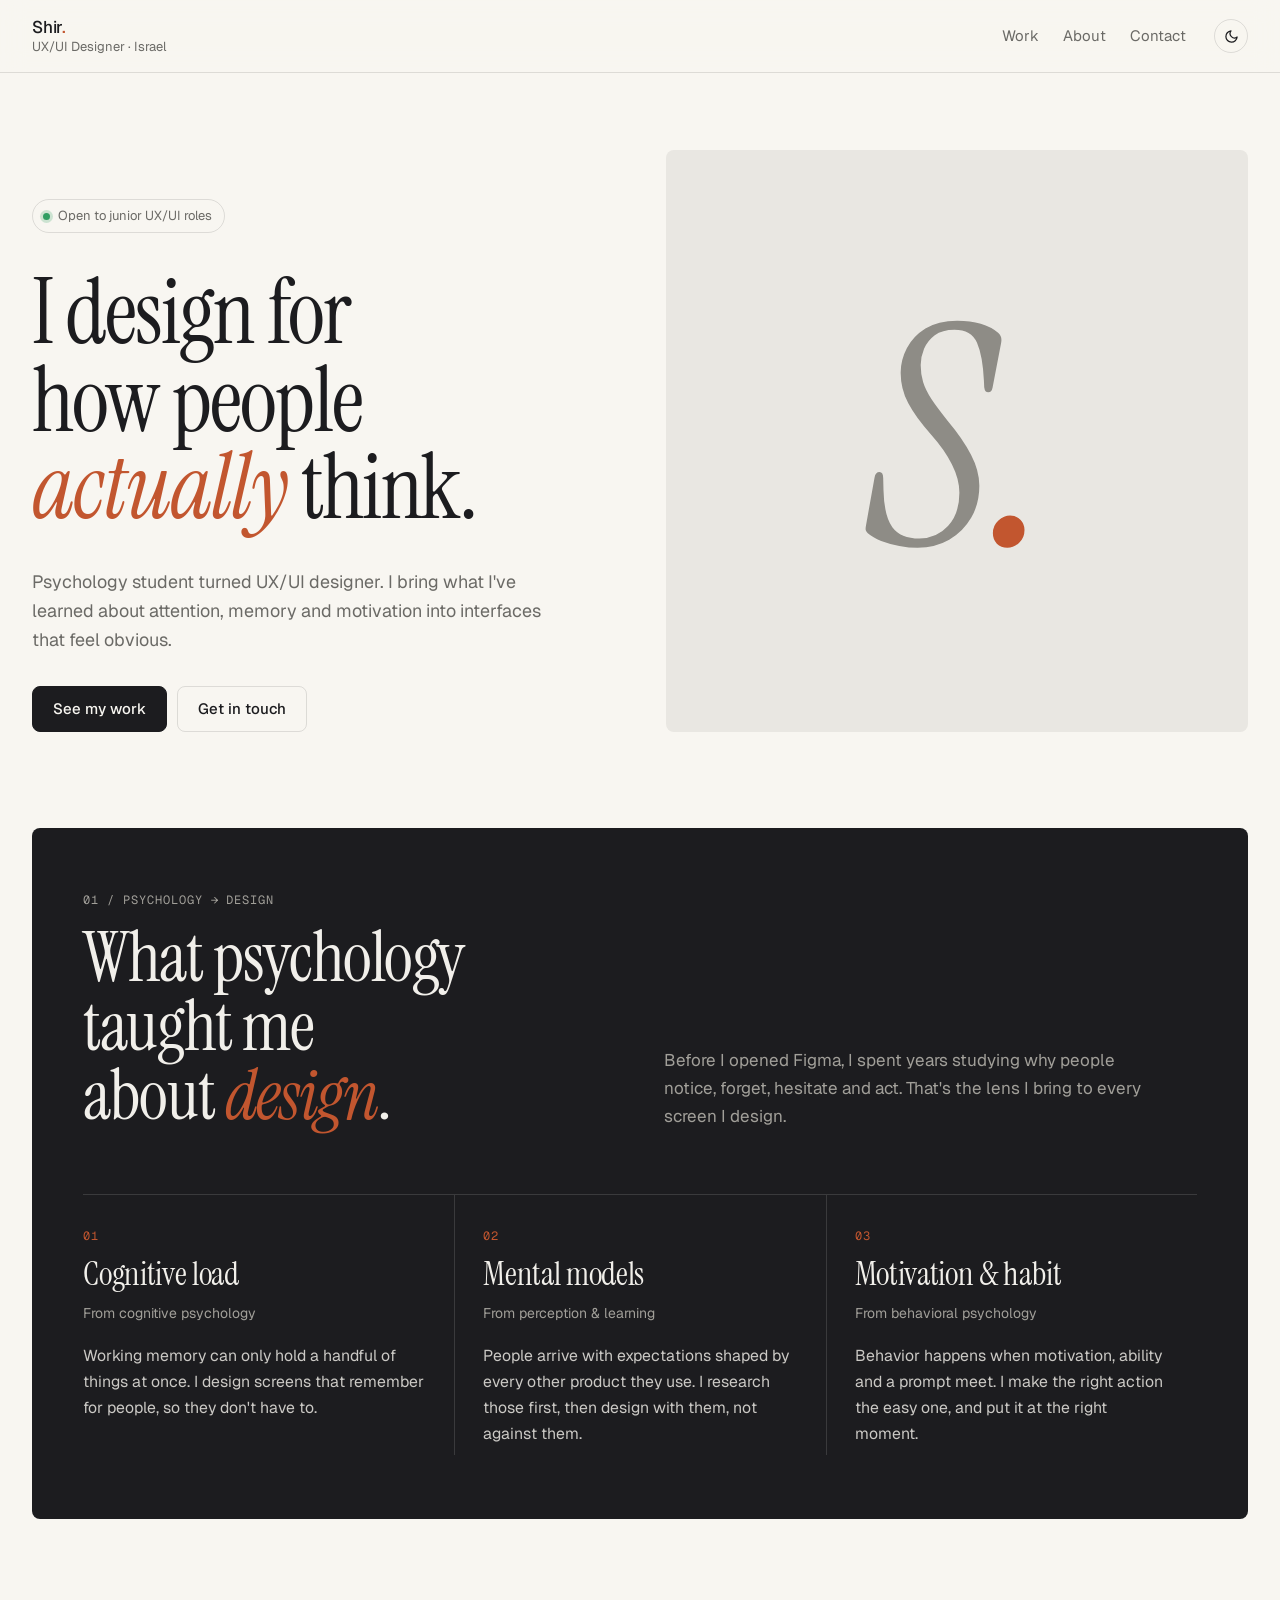
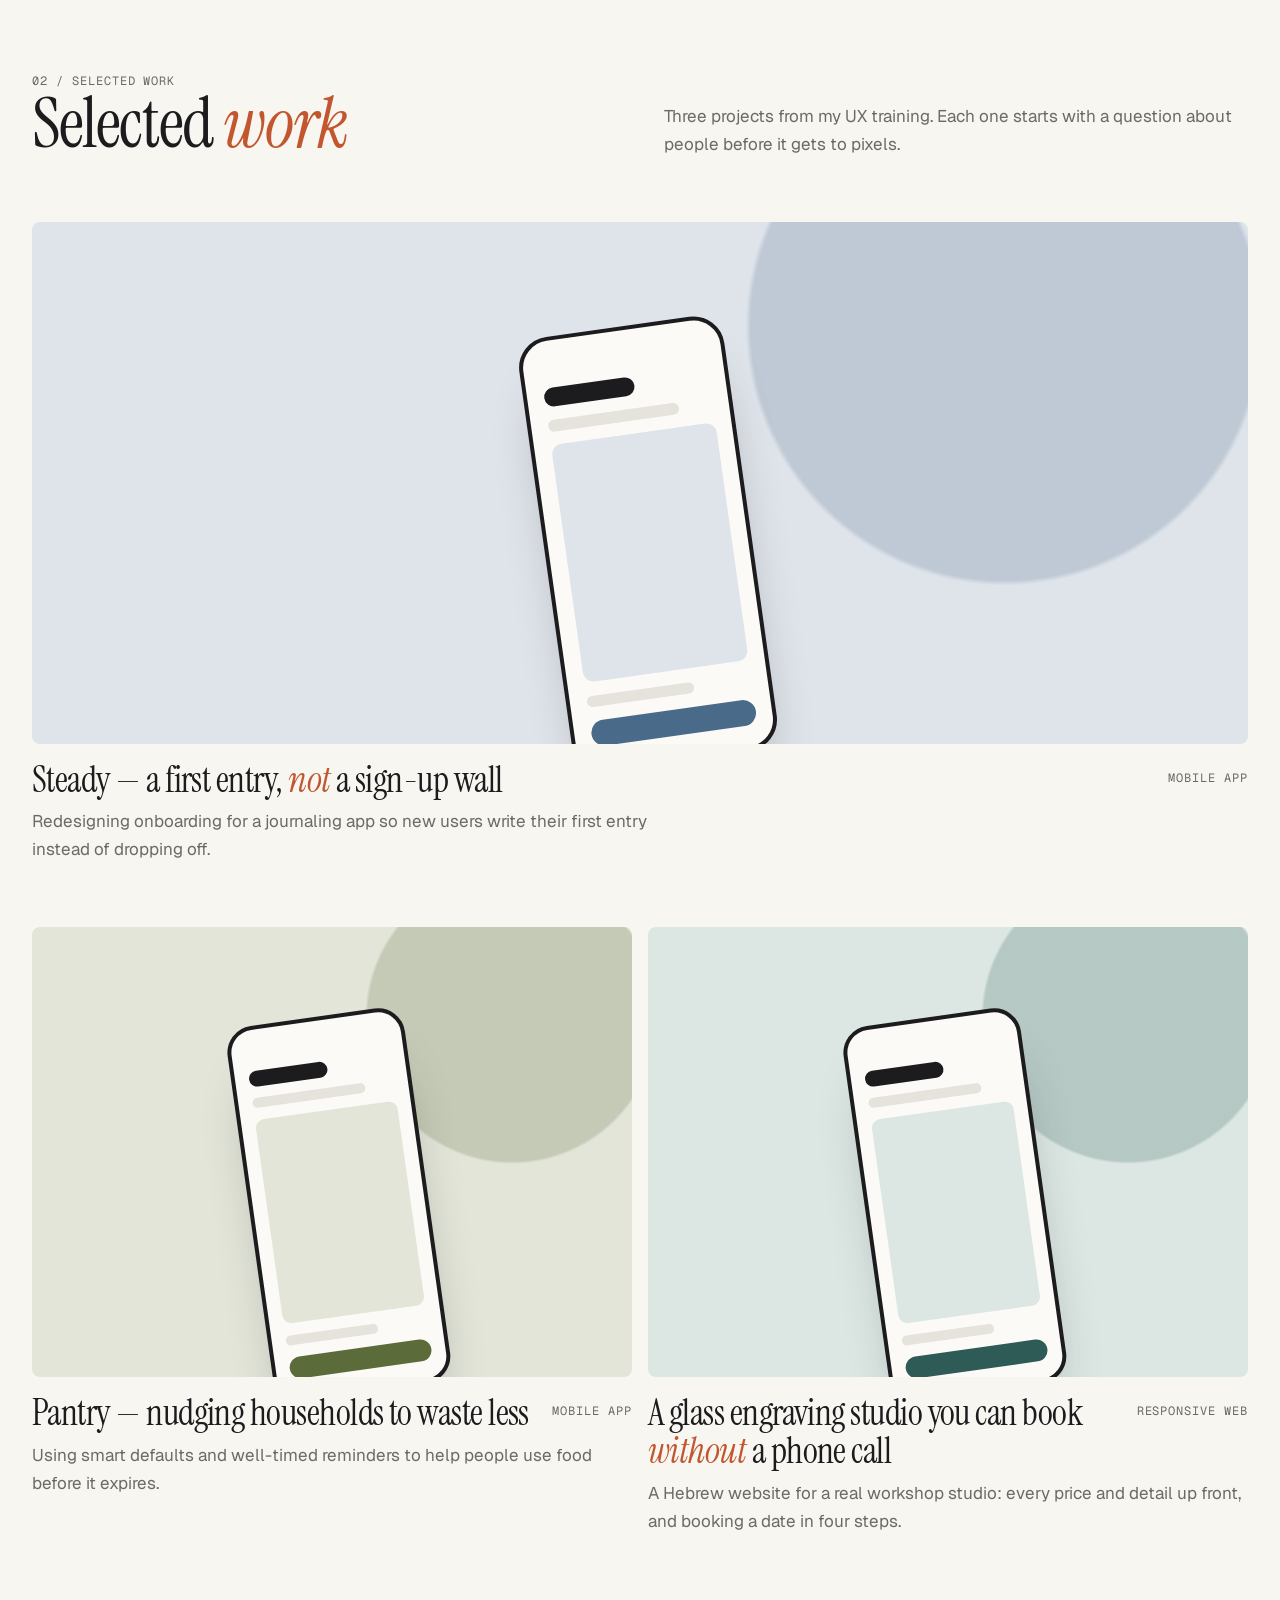
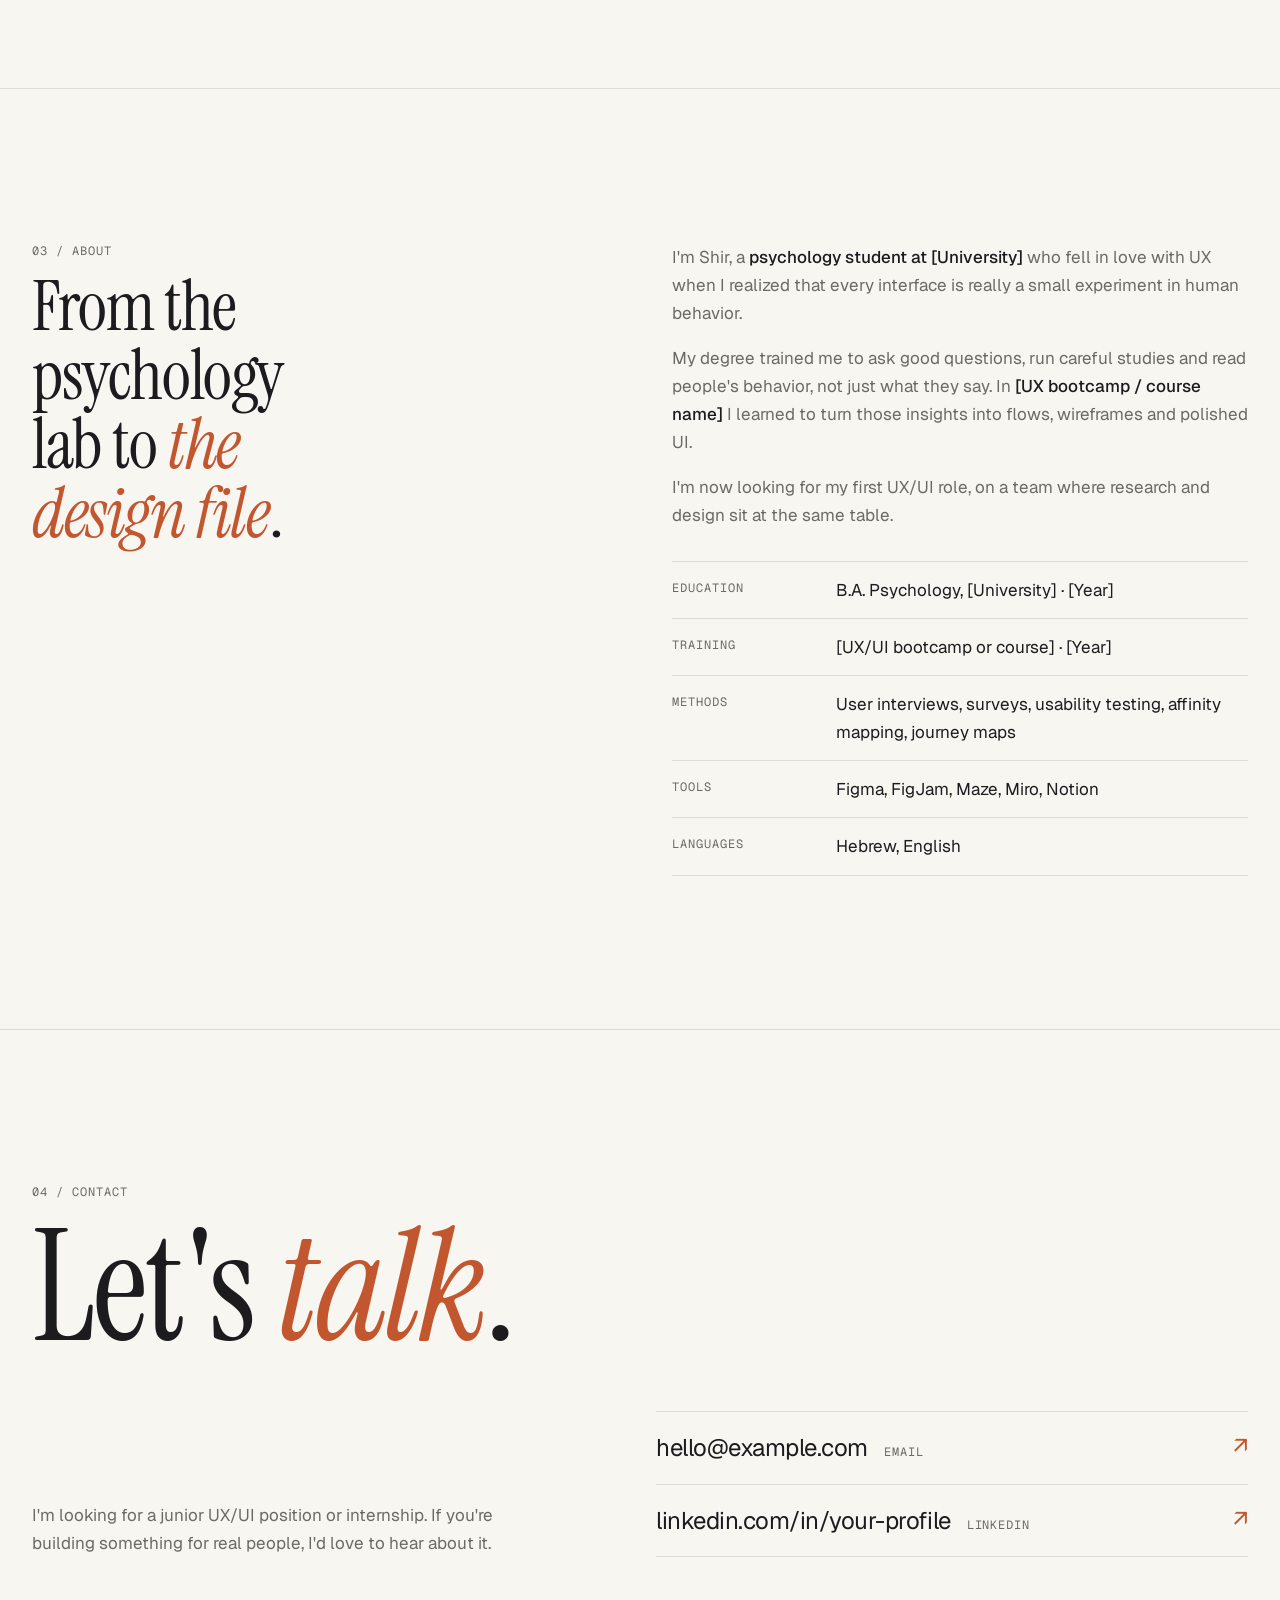
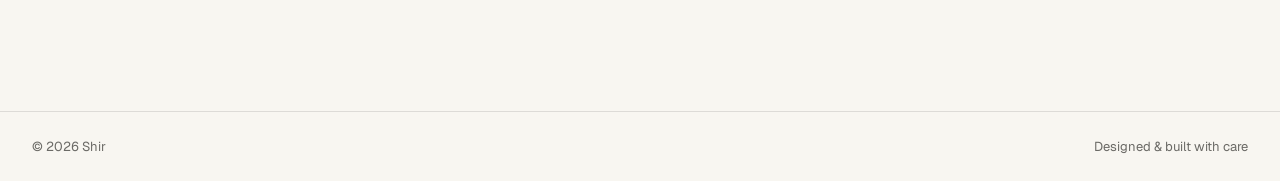
<file: index.html>
<!doctype html>
<html lang="en">
<head>
  <meta charset="utf-8">
  <meta name="viewport" content="width=device-width, initial-scale=1">
  <!-- EDIT: add Shir's last name to the title and description -->
  <title>Shir — UX/UI Designer</title>
  <meta name="description" content="Shir is a UX/UI designer with a psychology background, designing interfaces around how people actually think.">
  <meta property="og:title" content="Shir — UX/UI Designer">
  <meta property="og:description" content="Psychology student turned UX/UI designer. Designing for how people actually think.">
  <meta property="og:type" content="website">
  <meta name="theme-color" content="#f8f6f1" media="(prefers-color-scheme: light)">
  <meta name="theme-color" content="#111110" media="(prefers-color-scheme: dark)">
  <link rel="icon" href="favicon.svg" type="image/svg+xml">
  <script>
    document.documentElement.classList.add("js");
    try { var t = localStorage.getItem("theme"); if (t === "light" || t === "dark") document.documentElement.setAttribute("data-theme", t); } catch (e) {}
  </script>
  <link rel="preconnect" href="https://fonts.googleapis.com">
  <link rel="preconnect" href="https://fonts.gstatic.com" crossorigin>
  <link href="https://fonts.googleapis.com/css2?family=Instrument+Serif:ital@0;1&family=Geist:wght@300..600&family=Geist+Mono:wght@400;500&display=swap" rel="stylesheet">
  <link rel="stylesheet" href="css/styles.css">
  <script src="js/main.js" defer></script>
</head>
<body>
  <a class="skip-link" href="#main">Skip to content</a>

  <header class="site-header">
    <nav class="nav container" aria-label="Main">
      <a class="brand" href="./">
        <strong>Shir<span>.</span></strong>
        <small>UX/UI Designer · Israel</small>
      </a>
      <div class="nav-right">
        <ul class="nav-links">
          <li><a href="#work">Work</a></li>
          <li><a href="#about">About</a></li>
          <li><a href="#contact">Contact</a></li>
        </ul>
        <button class="theme-toggle" type="button" aria-label="Toggle dark mode">
          <svg class="icon-moon" viewBox="0 0 24 24" fill="none" stroke="currentColor" stroke-width="2" stroke-linecap="round" stroke-linejoin="round" aria-hidden="true"><path d="M21 12.8A9 9 0 1 1 11.2 3a7 7 0 0 0 9.8 9.8z"/></svg>
          <svg class="icon-sun" viewBox="0 0 24 24" fill="none" stroke="currentColor" stroke-width="2" stroke-linecap="round" aria-hidden="true"><circle cx="12" cy="12" r="4"/><path d="M12 2v2M12 20v2M4.9 4.9l1.4 1.4M17.7 17.7l1.4 1.4M2 12h2M20 12h2M4.9 19.1l1.4-1.4M17.7 6.3l1.4-1.4"/></svg>
        </button>
      </div>
    </nav>
  </header>

  <main id="main">
    <!-- ============ HERO ============ -->
    <section class="hero container" aria-labelledby="hero-title">
      <div class="hero-text">
        <p class="status">Open to junior UX/UI roles</p>
        <h1 id="hero-title">I design for how people <em>actually</em> think.</h1>
        <p class="lead">Psychology student turned UX/UI designer. I bring what I've learned about attention, memory and motivation into interfaces that feel obvious.</p>
        <div class="hero-actions">
          <a class="btn btn-primary" href="#work">See my work</a>
          <a class="btn btn-ghost" href="#contact">Get in touch</a>
        </div>
      </div>
      <!-- EDIT: replace the monogram with a photo of Shir:
           <div class="portrait"><img src="images/shir.jpg" alt="Portrait of Shir"></div>
           A natural black & white portrait works best (the CSS turns it grayscale anyway). -->
      <div class="portrait" aria-hidden="true">
        <span class="portrait-initial">S<span>.</span></span>
      </div>
    </section>

    <!-- ============ PSYCHOLOGY → DESIGN ============ -->
    <section class="container" id="approach" aria-labelledby="approach-title">
      <div class="band reveal">
        <div class="band-head">
          <div>
            <p class="label">01 / Psychology → Design</p>
            <h2 id="approach-title">What psychology taught me about <em>design</em>.</h2>
          </div>
          <p>Before I opened Figma, I spent years studying why people notice, forget, hesitate and act. That's the lens I bring to every screen I design.</p>
        </div>
        <ul class="principles">
          <li class="principle">
            <span class="principle-num">01</span>
            <h3>Cognitive load</h3>
            <p class="from">From cognitive psychology</p>
            <p>Working memory can only hold a handful of things at once. I design screens that remember for people, so they don't have to.</p>
          </li>
          <li class="principle">
            <span class="principle-num">02</span>
            <h3>Mental models</h3>
            <p class="from">From perception &amp; learning</p>
            <p>People arrive with expectations shaped by every other product they use. I research those first, then design with them, not against them.</p>
          </li>
          <li class="principle">
            <span class="principle-num">03</span>
            <h3>Motivation &amp; habit</h3>
            <p class="from">From behavioral psychology</p>
            <p>Behavior happens when motivation, ability and a prompt meet. I make the right action the easy one, and put it at the right moment.</p>
          </li>
        </ul>
      </div>
    </section>

    <!-- ============ WORK ============ -->
    <!-- EDIT: Steady and Pantry are SAMPLE projects; the glass studio is a real client project. Replace sample titles, text and covers with Shir's real work. -->
    <section class="section section-flush container" id="work" aria-labelledby="work-title">
      <div class="section-head">
        <div>
          <p class="label">02 / Selected work</p>
          <h2 id="work-title">Selected <em>work</em></h2>
        </div>
        <p>Three projects from my UX training. Each one starts with a question about people before it gets to pixels.</p>
      </div>

      <ul class="work-grid">
        <li class="reveal">
          <a class="work-card" href="work/steady.html">
            <div class="cover cover-steady"><div class="cover-inner"><div class="phone" aria-hidden="true"><i></i><i></i><i></i><i></i><i></i></div></div></div>
            <div class="work-info">
              <h3 class="work-title">Steady — a first entry, <em>not</em> a sign-up wall</h3>
              <span class="work-kind">Mobile app</span>
              <p class="work-desc">Redesigning onboarding for a journaling app so new users write their first entry instead of dropping off.</p>
            </div>
          </a>
        </li>
        <li class="reveal">
          <a class="work-card" href="work/pantry.html">
            <div class="cover cover-pantry"><div class="cover-inner"><div class="phone" aria-hidden="true"><i></i><i></i><i></i><i></i><i></i></div></div></div>
            <div class="work-info">
              <h3 class="work-title">Pantry — nudging households to waste less</h3>
              <span class="work-kind">Mobile app</span>
              <p class="work-desc">Using smart defaults and well-timed reminders to help people use food before it expires.</p>
            </div>
          </a>
        </li>
        <li class="reveal">
          <a class="work-card" href="work/glass.html">
            <div class="cover cover-glass"><div class="cover-inner"><div class="phone" aria-hidden="true"><i></i><i></i><i></i><i></i><i></i></div></div></div>
            <div class="work-info">
              <h3 class="work-title">A glass engraving studio you can book <em>without</em> a phone call</h3>
              <span class="work-kind">Responsive web</span>
              <p class="work-desc">A Hebrew website for a real workshop studio: every price and detail up front, and booking a date in four steps.</p>
            </div>
          </a>
        </li>
      </ul>
    </section>

    <!-- ============ ABOUT ============ -->
    <!-- EDIT: fill in the [bracketed] details -->
    <section class="section container" id="about" aria-labelledby="about-title">
      <div class="story">
        <div>
          <p class="label">03 / About</p>
          <h2 id="about-title">From the psychology lab to <em>the design file</em>.</h2>
        </div>
        <div class="story-body reveal">
          <p>I'm Shir, a <strong>psychology student at [University]</strong> who fell in love with UX when I realized that every interface is really a small experiment in human behavior.</p>
          <p>My degree trained me to ask good questions, run careful studies and read people's behavior, not just what they say. In <strong>[UX bootcamp / course name]</strong> I learned to turn those insights into flows, wireframes and polished UI.</p>
          <p>I'm now looking for my first UX/UI role, on a team where research and design sit at the same table.</p>
          <dl class="facts">
            <div><dt>Education</dt><dd>B.A. Psychology, [University] · [Year]</dd></div>
            <div><dt>Training</dt><dd>[UX/UI bootcamp or course] · [Year]</dd></div>
            <div><dt>Methods</dt><dd>User interviews, surveys, usability testing, affinity mapping, journey maps</dd></div>
            <div><dt>Tools</dt><dd>Figma, FigJam, Maze, Miro, Notion</dd></div>
            <div><dt>Languages</dt><dd>Hebrew, English</dd></div>
          </dl>
        </div>
      </div>
    </section>

    <!-- ============ CONTACT ============ -->
    <!-- EDIT: replace email and LinkedIn URL -->
    <section class="section contact container" id="contact" aria-labelledby="contact-title">
      <p class="label">04 / Contact</p>
      <h2 id="contact-title">Let's <em>talk</em>.</h2>
      <div class="contact-grid">
        <p>I'm looking for a junior UX/UI position or internship. If you're building something for real people, I'd love to hear about it.</p>
        <ul class="contact-links">
          <li><a href="mailto:hello@example.com">hello@example.com <span>Email</span></a></li>
          <li><a href="https://www.linkedin.com/in/your-profile" rel="noopener">linkedin.com/in/your-profile <span>LinkedIn</span></a></li>
        </ul>
      </div>
    </section>
  </main>

  <footer class="site-footer">
    <div class="container">
      <span>© <span data-year>2026</span> Shir</span>
      <span>Designed &amp; built with care</span>
    </div>
  </footer>
</body>
</html>
</file>
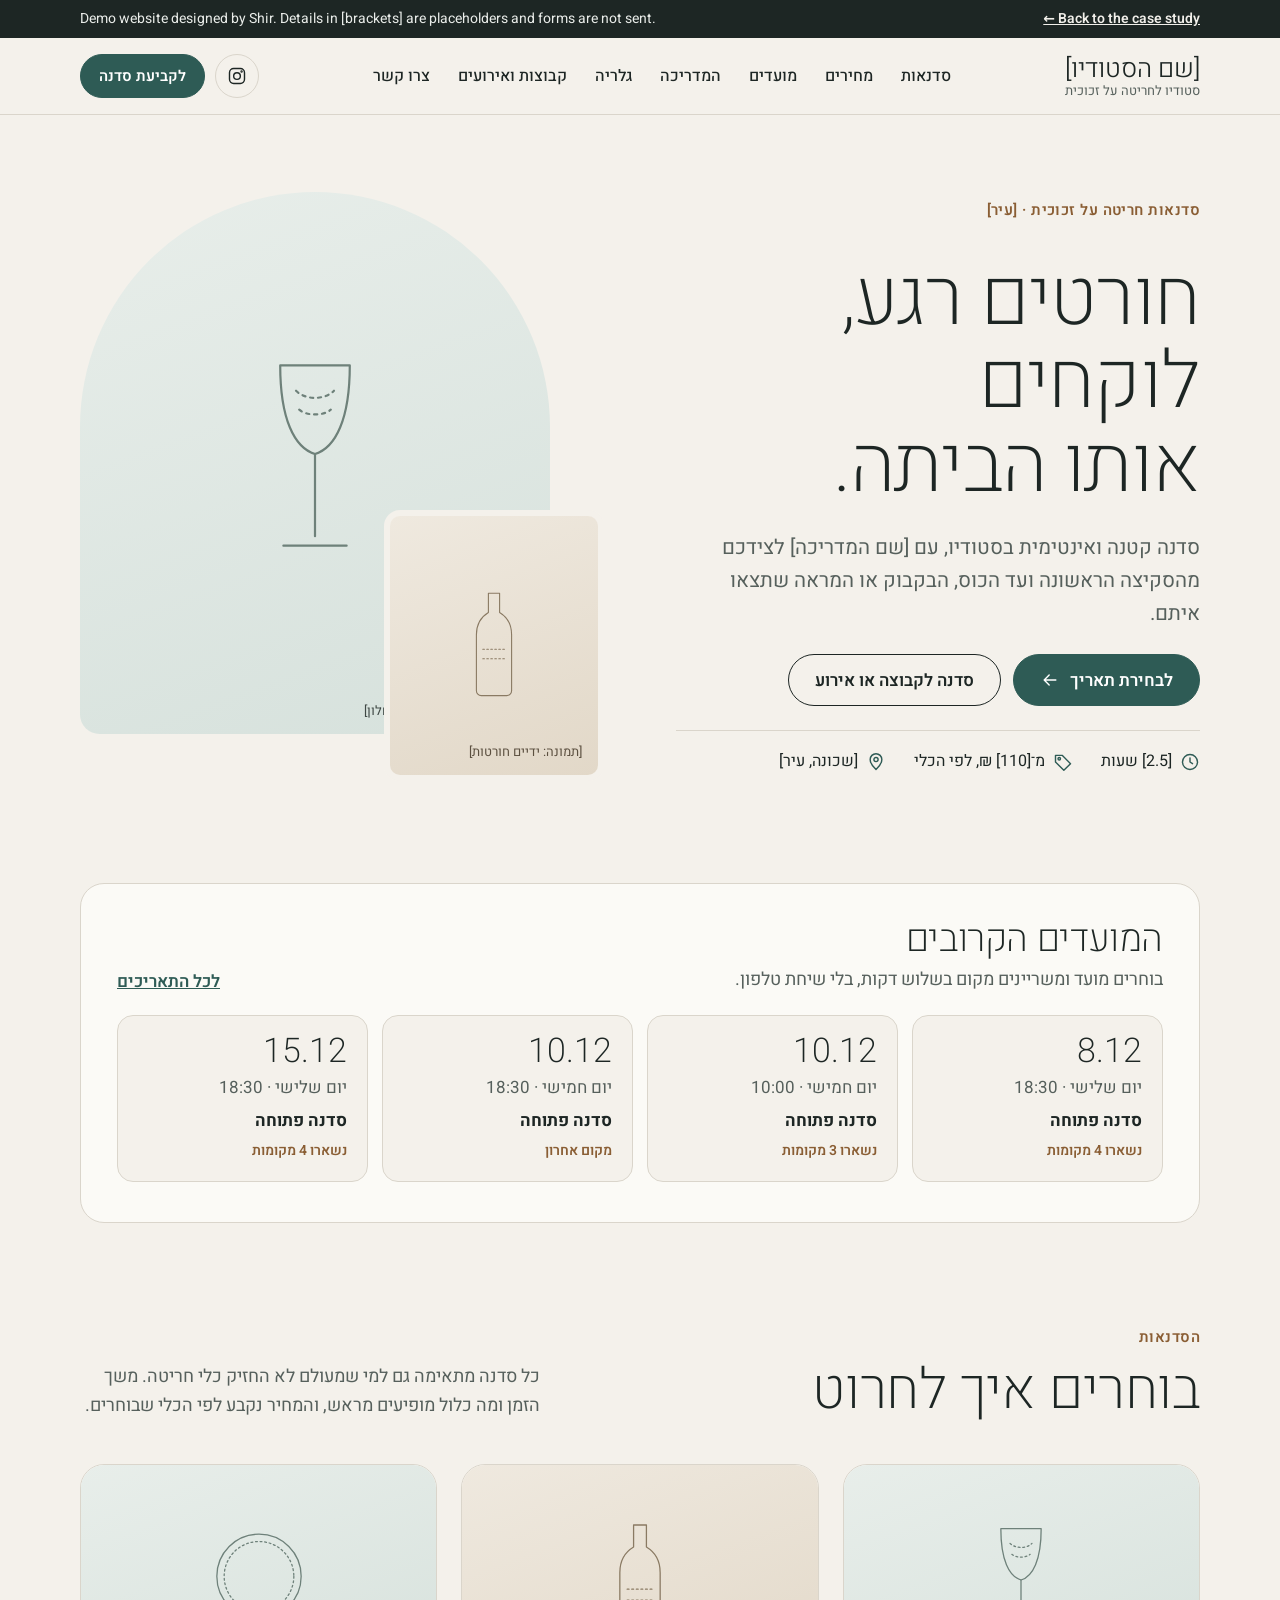
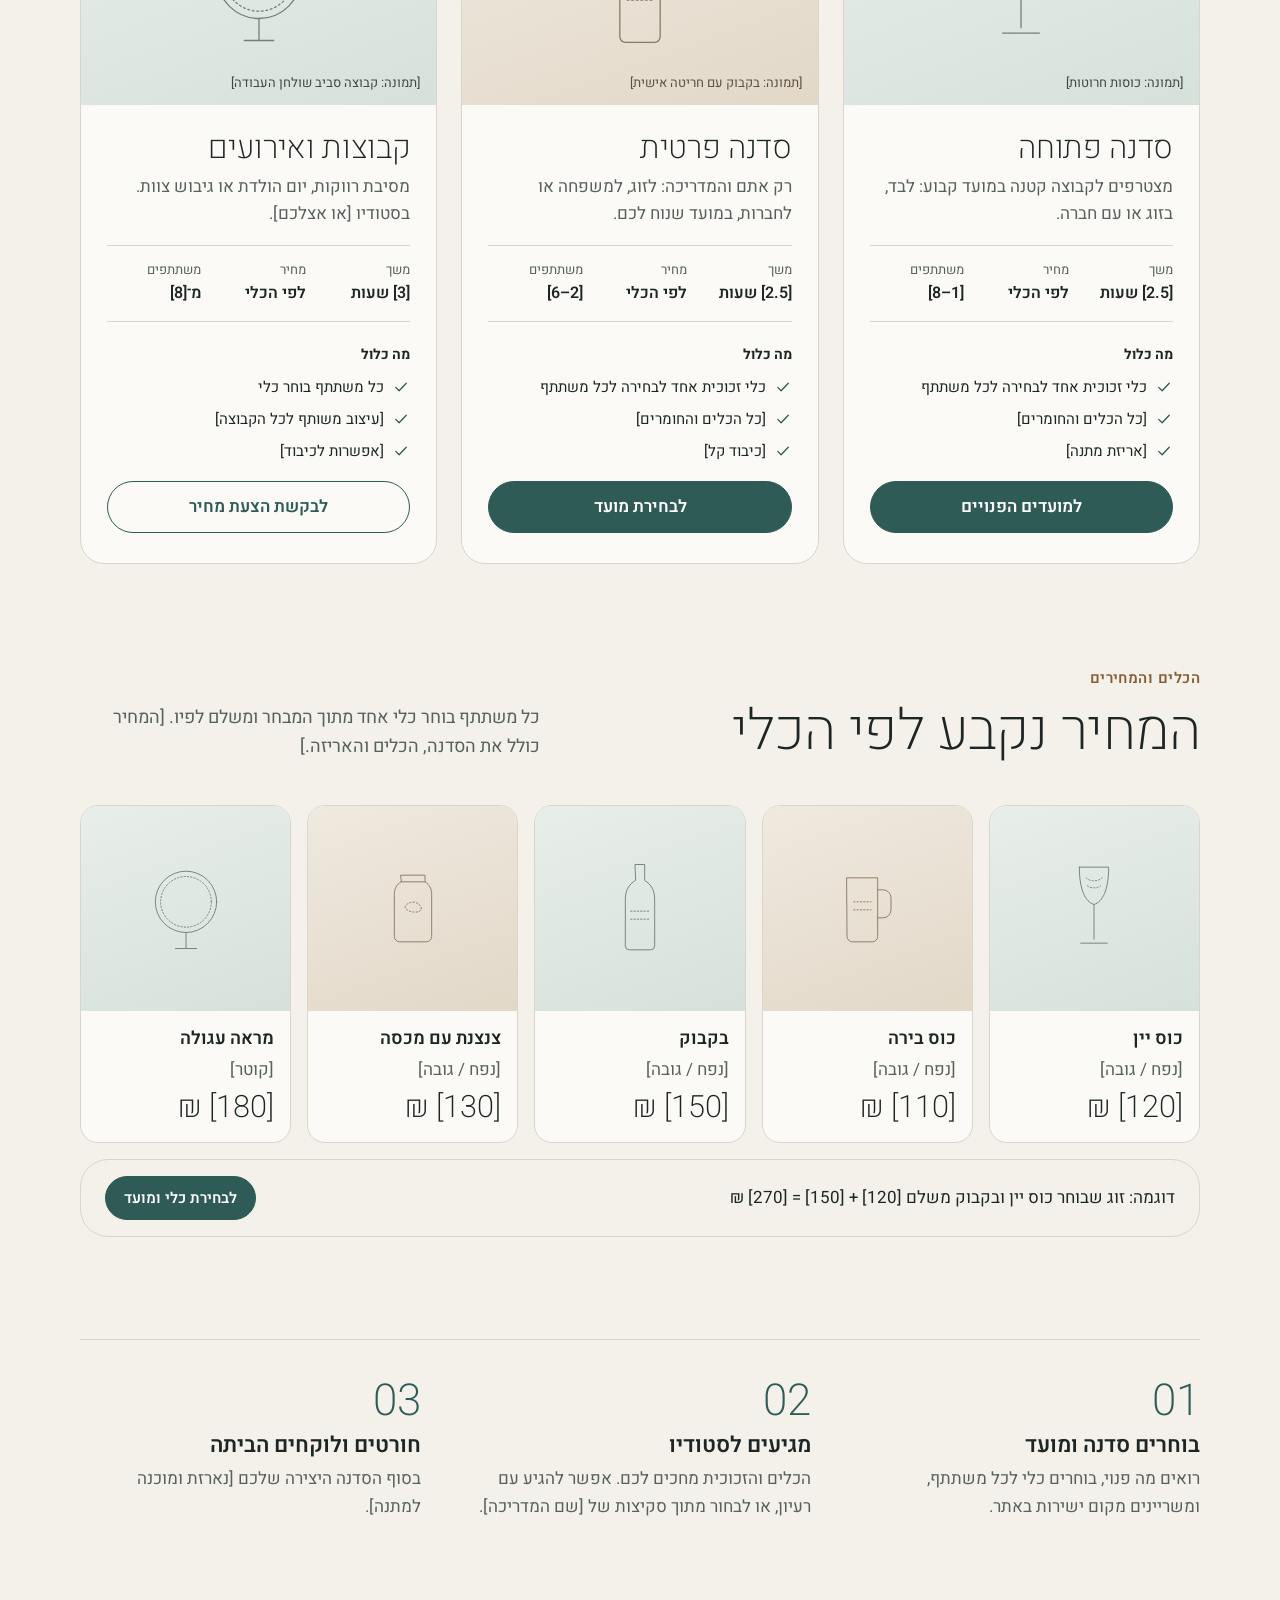
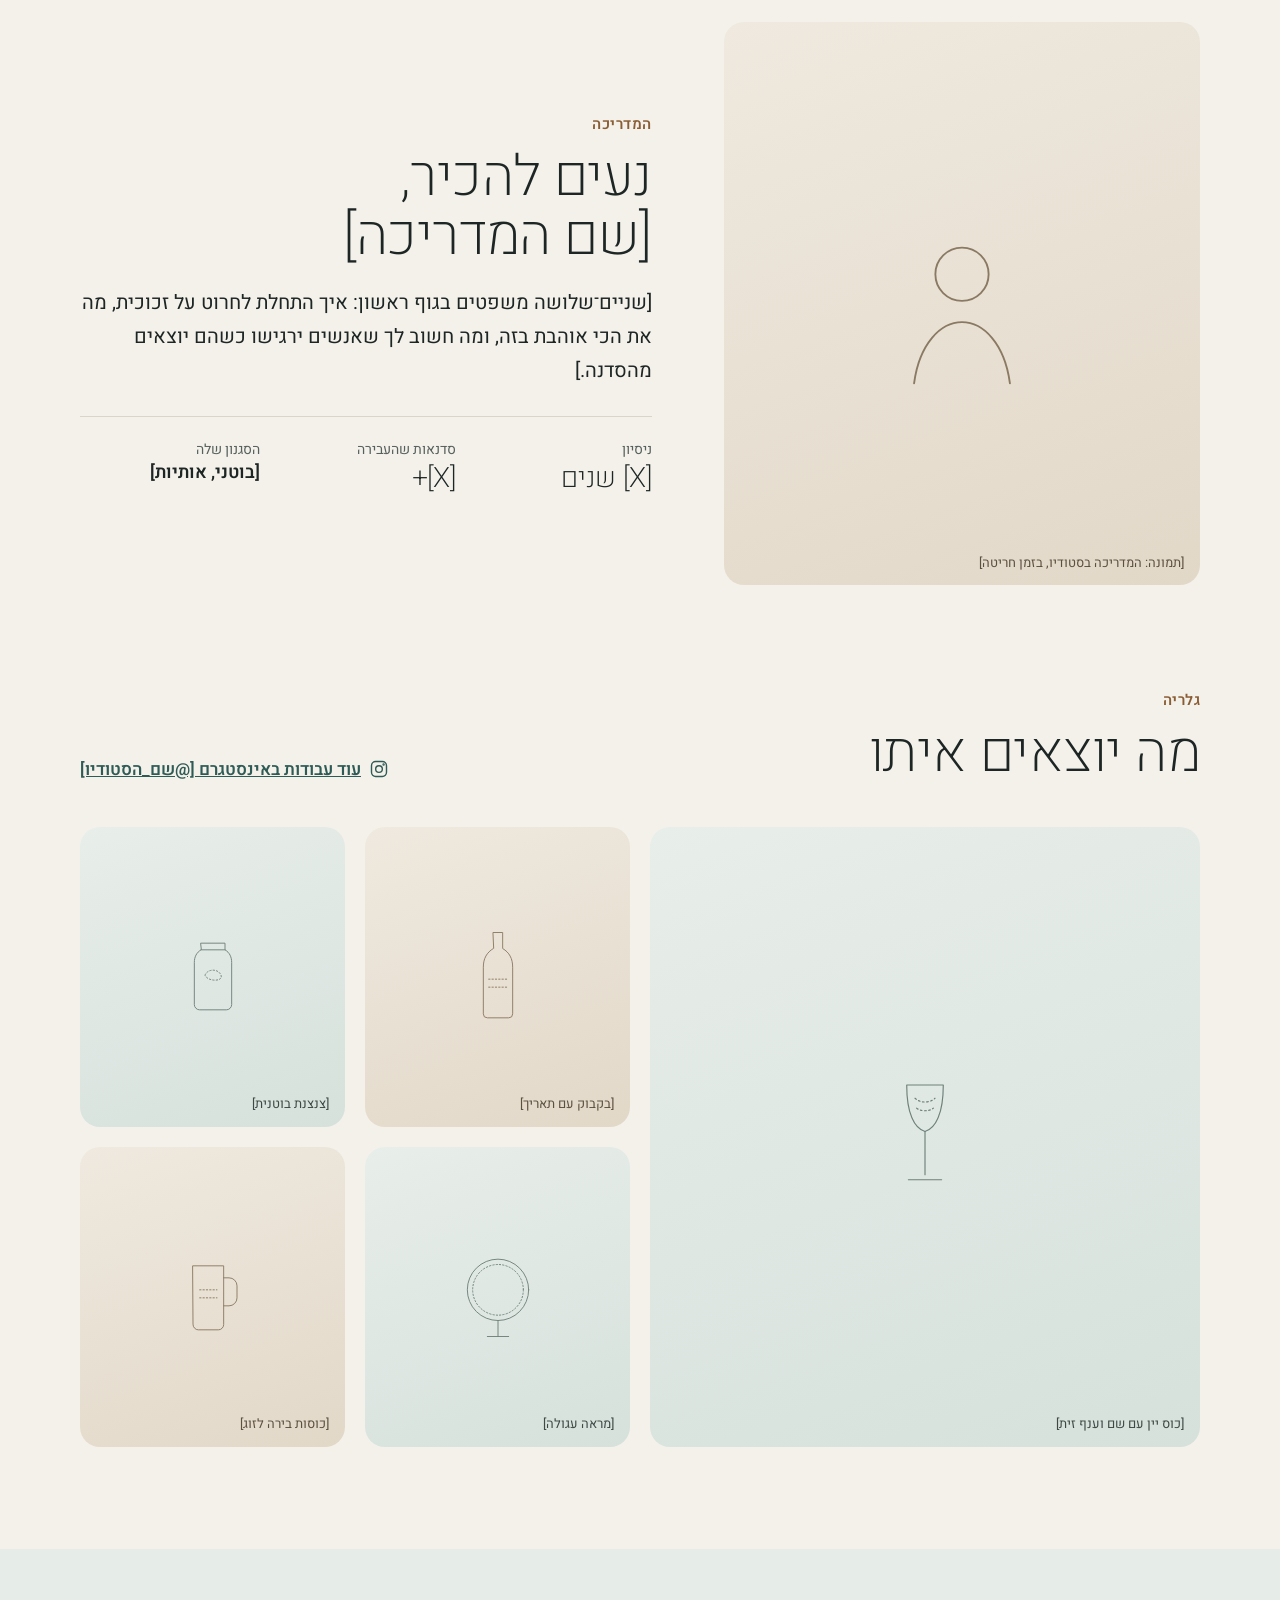
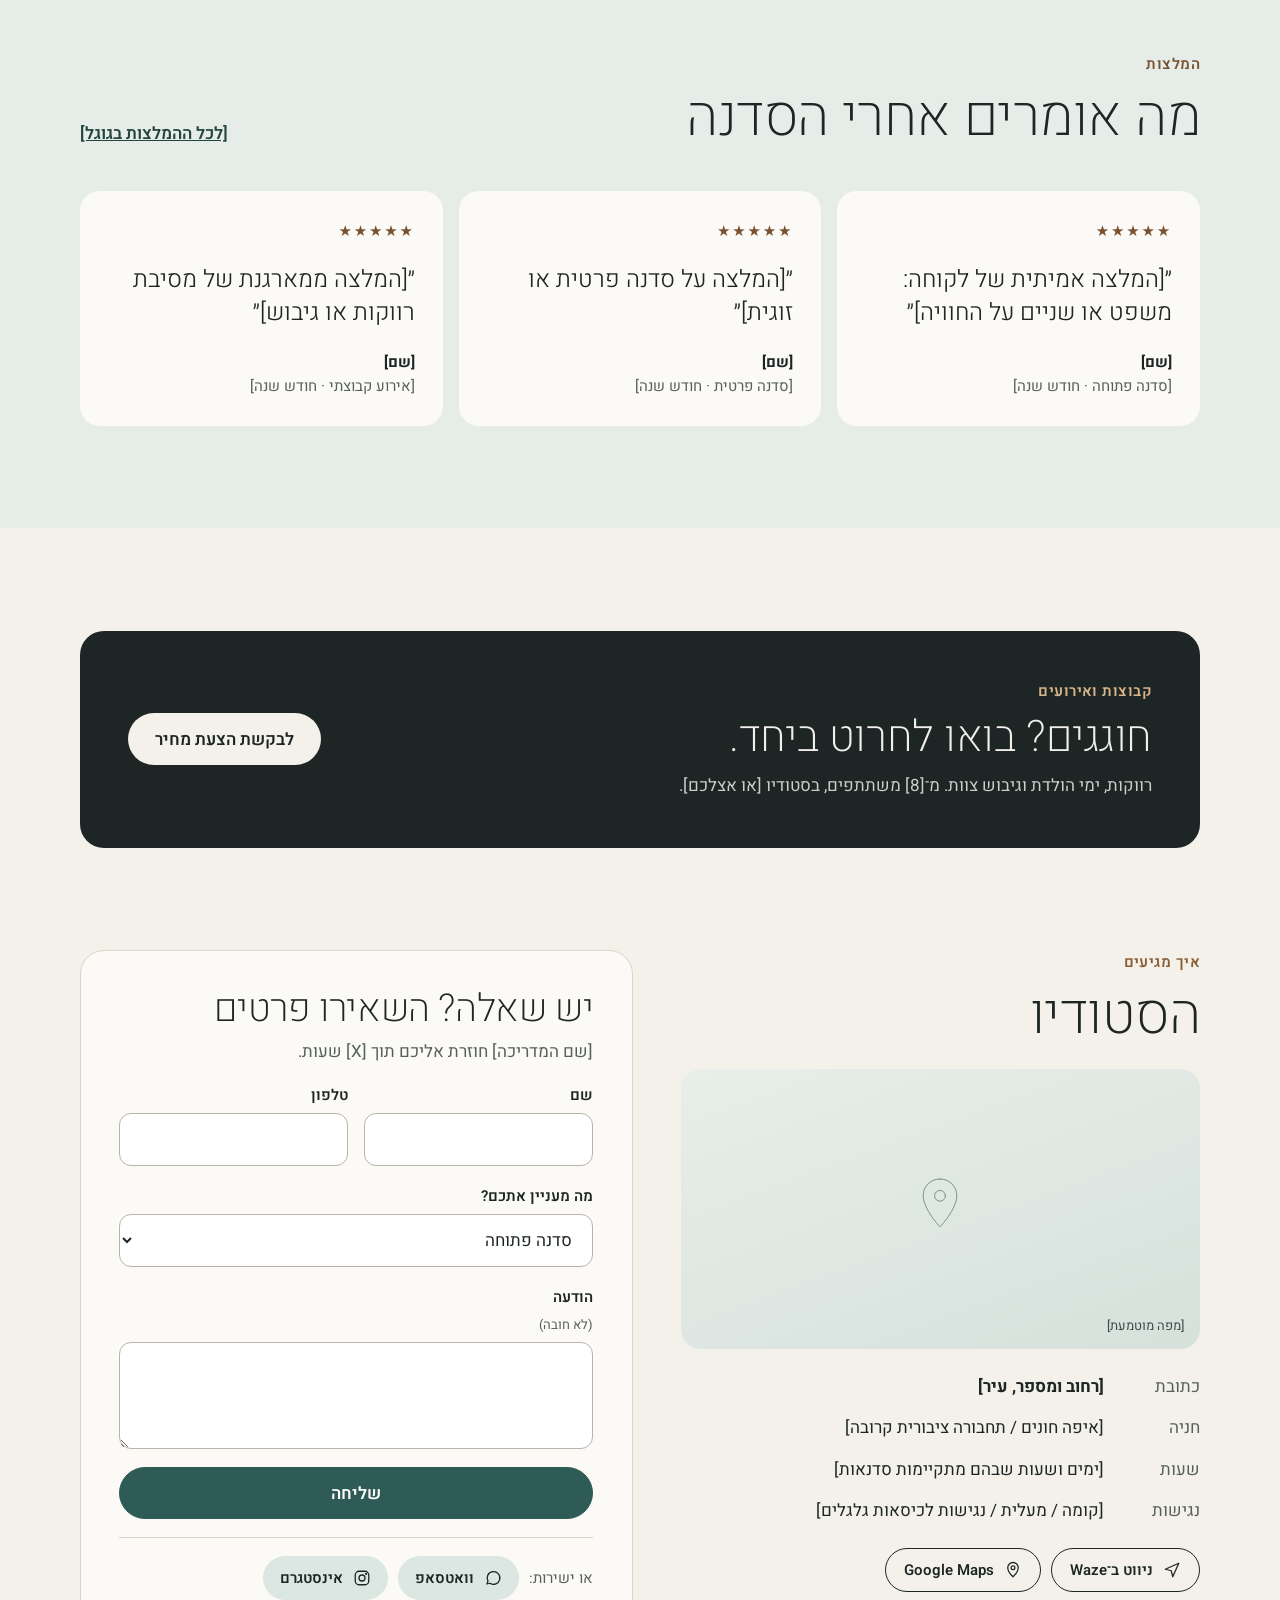
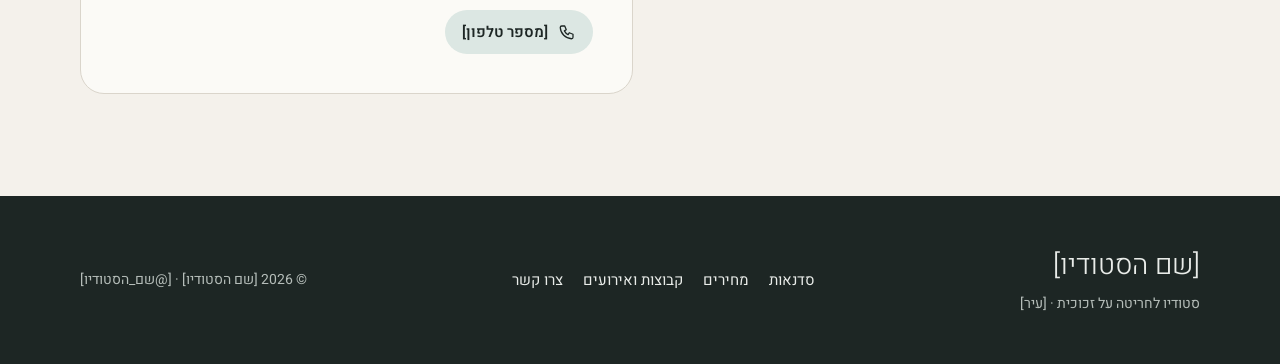
<file: work/glass-studio/index.html>
<!doctype html>
<html lang="he" dir="rtl">
<head>
  <meta charset="utf-8">
  <meta name="viewport" content="width=device-width, initial-scale=1">
  <!-- EDIT: replace [שם הסטודיו] everywhere with the studio's real name.
       Remove the robots noindex tag once the real details replace the [placeholders]. -->
  <title>[שם הסטודיו] · סדנאות חריטה על זכוכית</title>
  <meta name="description" content="סדנאות חריטה על זכוכית בסטודיו קטן ואינטימי. בוחרים כלי, קובעים תאריך ויוצאים עם יצירה שחרטתם בעצמכם.">
  <meta name="robots" content="noindex">
  <meta name="theme-color" content="#F4F1EB">
  <link rel="icon" href="../../favicon.svg" type="image/svg+xml">
  <link rel="preconnect" href="https://fonts.googleapis.com">
  <link rel="preconnect" href="https://fonts.gstatic.com" crossorigin>
  <link href="https://fonts.googleapis.com/css2?family=Heebo:wght@200;300;400;500;600;700&display=swap" rel="stylesheet">
  <link rel="stylesheet" href="style.css">
  <script src="studio.js" defer></script>
  <script src="site.js" defer></script>
</head>
<body>
  <svg width="0" height="0" style="position:absolute" aria-hidden="true">
    <symbol id="g-wine" viewBox="0 0 120 160"><path d="M38 18h44c0 34-9 52-22 56c-13-4-22-22-22-56z"/><path d="M60 74v52"/><path d="M40 132h40"/><path d="M48 34c6 6 18 6 24 0M50 46c5 4 15 4 20 0" stroke-dasharray="2 3"/></symbol>
    <symbol id="g-mug" viewBox="0 0 120 160"><path d="M30 34h46v88a8 8 0 0 1-8 8H38a8 8 0 0 1-8-8z"/><path d="M76 52h8a12 12 0 0 1 12 12v18a12 12 0 0 1-12 12h-8"/><path d="M40 70h26M40 82h26" stroke-dasharray="2 3"/></symbol>
    <symbol id="g-bottle" viewBox="0 0 120 160"><path d="M53 14h14v24c10 6 15 15 15 28v70a6 6 0 0 1-6 6H44a6 6 0 0 1-6-6V66c0-13 5-22 15-28z"/><path d="M46 84h28M46 96h28" stroke-dasharray="2 3"/></symbol>
    <symbol id="g-jar" viewBox="0 0 120 160"><path d="M42 30h36v10c7 4 10 11 10 19v63a8 8 0 0 1-8 8H40a8 8 0 0 1-8-8V59c0-8 3-15 10-19z"/><path d="M42 40h36"/><path d="M48 78c4-10 20-10 24 0s-20 10-24 0z" stroke-dasharray="2 3"/></symbol>
    <symbol id="g-mirror" viewBox="0 0 120 160"><circle cx="60" cy="70" r="46"/><circle cx="60" cy="70" r="38" stroke-dasharray="2 3"/><path d="M60 116v24M44 140h32"/></symbol>
    <symbol id="g-person" viewBox="0 0 120 160"><circle cx="60" cy="58" r="20"/><path d="M24 140c4-30 20-46 36-46s32 16 36 46"/></symbol>
    <symbol id="g-pin" viewBox="0 0 120 160"><path d="M60 30c-16 0-28 12-28 28 0 22 28 52 28 52s28-30 28-52c0-16-12-28-28-28z"/><circle cx="60" cy="58" r="9"/></symbol>
    <symbol id="i-clock" viewBox="0 0 24 24"><circle cx="12" cy="12" r="9"/><path d="M12 7v5l3 2"/></symbol>
    <symbol id="i-tag" viewBox="0 0 24 24"><path d="M3 12V4h8l10 10-8 8z"/><circle cx="7.5" cy="8" r="1.5"/></symbol>
    <symbol id="i-pin" viewBox="0 0 24 24"><path d="M12 21s7-6.5 7-12a7 7 0 0 0-14 0c0 5.5 7 12 7 12z"/><circle cx="12" cy="9" r="2.5"/></symbol>
    <symbol id="i-insta" viewBox="0 0 24 24"><rect x="3" y="3" width="18" height="18" rx="5"/><circle cx="12" cy="12" r="4"/><circle cx="17.5" cy="6.5" r="0.6"/></symbol>
    <symbol id="i-chat" viewBox="0 0 24 24"><path d="M4 20l1.3-3.9A8.5 8.5 0 1 1 8 19z"/></symbol>
    <symbol id="i-phone" viewBox="0 0 24 24"><path d="M5 4h4l2 5-2.5 1.5a11 11 0 0 0 5 5L15 13l5 2v4a2 2 0 0 1-2 2A16 16 0 0 1 3 6a2 2 0 0 1 2-2z"/></symbol>
    <symbol id="i-next" viewBox="0 0 24 24"><path d="M19 12H5M11 6l-6 6 6 6"/></symbol>
    <symbol id="i-check" viewBox="0 0 24 24"><path d="M5 12.5l4.5 4.5L19 7"/></symbol>
    <symbol id="i-nav" viewBox="0 0 24 24"><path d="M3 11l18-8-8 18-2-8z"/></symbol>
    <symbol id="i-menu" viewBox="0 0 24 24"><path d="M4 8h16M4 16h16"/></symbol>
  </svg>

  <a class="skip-link" href="#main">דלגו לתוכן</a>

  <div class="demo-bar" lang="en" dir="ltr">
    <div class="wrap">
      <span>Demo website designed by Shir. Details in [brackets] are placeholders and forms are not sent.</span>
      <a href="../glass.html">← Back to the case study</a>
    </div>
  </div>

  <header class="site-head">
    <div class="wrap">
      <a class="brand" href="./">
        <strong>[שם הסטודיו]</strong>
        <small>סטודיו לחריטה על זכוכית</small>
      </a>
      <nav class="nav" id="site-nav" aria-label="ראשי">
        <a href="#workshops">סדנאות</a>
        <a href="#vessels">מחירים</a>
        <a href="#dates">מועדים</a>
        <a href="#instructor">המדריכה</a>
        <a href="#gallery">גלריה</a>
        <a href="groups.html">קבוצות ואירועים</a>
        <a href="#contact">צרו קשר</a>
      </nav>
      <div class="head-actions">
        <!-- EDIT: real Instagram URL -->
        <a class="icon-btn insta" href="https://www.instagram.com/" rel="noopener" aria-label="אינסטגרם"><svg class="icon" width="20" height="20" aria-hidden="true"><use href="#i-insta"/></svg></a>
        <a class="btn btn-primary btn-sm" href="booking.html">לקביעת סדנה</a>
        <button class="icon-btn menu-btn" type="button" aria-label="תפריט" aria-expanded="false" aria-controls="site-nav"><svg class="icon" width="22" height="22" aria-hidden="true"><use href="#i-menu"/></svg></button>
      </div>
    </div>
  </header>

  <main id="main">
    <!-- HERO -->
    <section class="wrap hero" aria-labelledby="hero-title">
      <div class="hero-text">
        <span class="eyebrow">סדנאות חריטה על זכוכית · [עיר]</span>
        <h1 class="h1" id="hero-title">חורטים רגע, לוקחים אותו הביתה.</h1>
        <p class="lead">סדנה קטנה ואינטימית בסטודיו, עם [שם המדריכה] לצידכם מהסקיצה הראשונה ועד הכוס, הבקבוק או המראה שתצאו איתם.</p>
        <div class="hero-actions">
          <a class="btn btn-primary" href="booking.html">לבחירת תאריך <svg class="icon" width="20" height="20" aria-hidden="true"><use href="#i-next"/></svg></a>
          <a class="btn btn-ghost" href="groups.html">סדנה לקבוצה או אירוע</a>
        </div>
        <ul class="facts">
          <li><svg class="icon" width="20" height="20" aria-hidden="true"><use href="#i-clock"/></svg>[2.5] שעות</li>
          <li><svg class="icon" width="20" height="20" aria-hidden="true"><use href="#i-tag"/></svg>מ־[110] ₪, לפי הכלי</li>
          <li><svg class="icon" width="20" height="20" aria-hidden="true"><use href="#i-pin"/></svg>[שכונה, עיר]</li>
        </ul>
      </div>
      <div class="hero-art">
        <!-- EDIT: replace the line drawings with real photos, e.g. <img src="images/hero.jpg" alt="..."> -->
        <div class="tile main"><svg class="glyph" width="190" height="253" aria-hidden="true"><use href="#g-wine"/></svg><span class="cap">[תמונה: כוס יין חרוטה באור חלון]</span></div>
        <div class="tile tile--sand small"><svg class="glyph" width="96" height="128" aria-hidden="true"><use href="#g-bottle"/></svg><span class="cap">[תמונה: ידיים חורטות]</span></div>
      </div>
    </section>

    <!-- NEXT DATES -->
    <section class="wrap section" id="dates" aria-labelledby="dates-title">
      <div class="dates-box">
        <div class="section-head" style="margin-bottom:0">
          <div>
            <h2 id="dates-title" style="font-size:clamp(28px,3vw,38px)">המועדים הקרובים</h2>
            <p class="muted" style="margin-top:6px">בוחרים מועד ומשריינים מקום בשלוש דקות, בלי שיחת טלפון.</p>
          </div>
          <a href="booking.html" style="font-weight:600">לכל התאריכים</a>
        </div>
        <ul class="dates" id="next-dates">
          <li><a class="date-card" href="booking.html"><strong>לבחירת מועד</strong><span class="muted">פתחו את היומן</span></a></li>
        </ul>
      </div>
    </section>

    <!-- WORKSHOPS -->
    <section class="wrap section" id="workshops" aria-labelledby="ws-title">
      <div class="section-head">
        <div><span class="eyebrow">הסדנאות</span><h2 class="h2" id="ws-title">בוחרים איך לחרוט</h2></div>
        <p>כל סדנה מתאימה גם למי שמעולם לא החזיק כלי חריטה. משך הזמן ומה כלול מופיעים מראש, והמחיר נקבע לפי הכלי שבוחרים.</p>
      </div>
      <div class="cards-3">
        <article class="card">
          <div class="tile"><svg class="glyph" width="110" height="147" aria-hidden="true"><use href="#g-wine"/></svg><span class="cap">[תמונה: כוסות חרוטות]</span></div>
          <div class="card-body">
            <div><h3>סדנה פתוחה</h3><p class="muted" style="margin-top:8px">מצטרפים לקבוצה קטנה במועד קבוע: לבד, בזוג או עם חברה.</p></div>
            <dl class="card-facts"><div><dt>משך</dt><dd>[2.5] שעות</dd></div><div><dt>מחיר</dt><dd>לפי הכלי</dd></div><div><dt>משתתפים</dt><dd>[1–8]</dd></div></dl>
            <div><strong style="font-size:14px">מה כלול</strong>
              <ul class="checks" style="margin-top:8px">
                <li><svg class="icon" width="18" height="18" aria-hidden="true"><use href="#i-check"/></svg>כלי זכוכית אחד לבחירה לכל משתתף</li>
                <li><svg class="icon" width="18" height="18" aria-hidden="true"><use href="#i-check"/></svg>[כל הכלים והחומרים]</li>
                <li><svg class="icon" width="18" height="18" aria-hidden="true"><use href="#i-check"/></svg>[אריזת מתנה]</li>
              </ul>
            </div>
            <a class="btn btn-primary" href="booking.html?w=open">למועדים הפנויים</a>
          </div>
        </article>
        <article class="card">
          <div class="tile tile--sand"><svg class="glyph" width="110" height="147" aria-hidden="true"><use href="#g-bottle"/></svg><span class="cap">[תמונה: בקבוק עם חריטה אישית]</span></div>
          <div class="card-body">
            <div><h3>סדנה פרטית</h3><p class="muted" style="margin-top:8px">רק אתם והמדריכה: לזוג, למשפחה או לחברות, במועד שנוח לכם.</p></div>
            <dl class="card-facts"><div><dt>משך</dt><dd>[2.5] שעות</dd></div><div><dt>מחיר</dt><dd>לפי הכלי</dd></div><div><dt>משתתפים</dt><dd>[2–6]</dd></div></dl>
            <div><strong style="font-size:14px">מה כלול</strong>
              <ul class="checks" style="margin-top:8px">
                <li><svg class="icon" width="18" height="18" aria-hidden="true"><use href="#i-check"/></svg>כלי זכוכית אחד לבחירה לכל משתתף</li>
                <li><svg class="icon" width="18" height="18" aria-hidden="true"><use href="#i-check"/></svg>[כל הכלים והחומרים]</li>
                <li><svg class="icon" width="18" height="18" aria-hidden="true"><use href="#i-check"/></svg>[כיבוד קל]</li>
              </ul>
            </div>
            <a class="btn btn-primary" href="booking.html?w=priv">לבחירת מועד</a>
          </div>
        </article>
        <article class="card">
          <div class="tile"><svg class="glyph" width="110" height="147" aria-hidden="true"><use href="#g-mirror"/></svg><span class="cap">[תמונה: קבוצה סביב שולחן העבודה]</span></div>
          <div class="card-body">
            <div><h3>קבוצות ואירועים</h3><p class="muted" style="margin-top:8px">מסיבת רווקות, יום הולדת או גיבוש צוות. בסטודיו [או אצלכם].</p></div>
            <dl class="card-facts"><div><dt>משך</dt><dd>[3] שעות</dd></div><div><dt>מחיר</dt><dd>לפי הכלי</dd></div><div><dt>משתתפים</dt><dd>מ־[8]</dd></div></dl>
            <div><strong style="font-size:14px">מה כלול</strong>
              <ul class="checks" style="margin-top:8px">
                <li><svg class="icon" width="18" height="18" aria-hidden="true"><use href="#i-check"/></svg>כל משתתף בוחר כלי</li>
                <li><svg class="icon" width="18" height="18" aria-hidden="true"><use href="#i-check"/></svg>[עיצוב משותף לכל הקבוצה]</li>
                <li><svg class="icon" width="18" height="18" aria-hidden="true"><use href="#i-check"/></svg>[אפשרות לכיבוד]</li>
              </ul>
            </div>
            <a class="btn btn-outline" href="groups.html">לבקשת הצעת מחיר</a>
          </div>
        </article>
      </div>
    </section>

    <!-- VESSELS + PRICES -->
    <section class="wrap section" id="vessels" aria-labelledby="vs-title">
      <div class="section-head">
        <div><span class="eyebrow">הכלים והמחירים</span><h2 class="h2" id="vs-title">המחיר נקבע לפי הכלי</h2></div>
        <p>כל משתתף בוחר כלי אחד מתוך המבחר ומשלם לפיו. [המחיר כולל את הסדנה, הכלים והאריזה.]</p>
      </div>
      <ul class="vessels">
        <li class="vessel"><div class="tile"><svg class="glyph" width="80" height="107" aria-hidden="true"><use href="#g-wine"/></svg></div><div class="vessel-body"><strong>כוס יין</strong><span class="muted">[נפח / גובה]</span><span class="price">[120] ₪</span></div></li>
        <li class="vessel"><div class="tile tile--sand"><svg class="glyph" width="80" height="107" aria-hidden="true"><use href="#g-mug"/></svg></div><div class="vessel-body"><strong>כוס בירה</strong><span class="muted">[נפח / גובה]</span><span class="price">[110] ₪</span></div></li>
        <li class="vessel"><div class="tile"><svg class="glyph" width="80" height="107" aria-hidden="true"><use href="#g-bottle"/></svg></div><div class="vessel-body"><strong>בקבוק</strong><span class="muted">[נפח / גובה]</span><span class="price">[150] ₪</span></div></li>
        <li class="vessel"><div class="tile tile--sand"><svg class="glyph" width="80" height="107" aria-hidden="true"><use href="#g-jar"/></svg></div><div class="vessel-body"><strong>צנצנת עם מכסה</strong><span class="muted">[נפח / גובה]</span><span class="price">[130] ₪</span></div></li>
        <li class="vessel"><div class="tile"><svg class="glyph" width="80" height="107" aria-hidden="true"><use href="#g-mirror"/></svg></div><div class="vessel-body"><strong>מראה עגולה</strong><span class="muted">[קוטר]</span><span class="price">[180] ₪</span></div></li>
      </ul>
      <div class="example">
        <span>דוגמה: זוג שבוחר כוס יין ובקבוק משלם [120] + [150] = [270] ₪</span>
        <a class="btn btn-primary btn-sm" href="booking.html">לבחירת כלי ומועד</a>
      </div>
    </section>

    <!-- HOW IT WORKS -->
    <section class="wrap section" aria-label="איך זה עובד">
      <div class="how">
        <div><span class="n">01</span><h3>בוחרים סדנה ומועד</h3><p>רואים מה פנוי, בוחרים כלי לכל משתתף, ומשריינים מקום ישירות באתר.</p></div>
        <div><span class="n">02</span><h3>מגיעים לסטודיו</h3><p>הכלים והזכוכית מחכים לכם. אפשר להגיע עם רעיון, או לבחור מתוך סקיצות של [שם המדריכה].</p></div>
        <div><span class="n">03</span><h3>חורטים ולוקחים הביתה</h3><p>בסוף הסדנה היצירה שלכם [נארזת ומוכנה למתנה].</p></div>
      </div>
    </section>

    <!-- INSTRUCTOR -->
    <section class="wrap section" id="instructor" aria-labelledby="ins-title">
      <div class="instructor">
        <div class="tile tile--sand"><svg class="glyph" width="160" height="213" aria-hidden="true"><use href="#g-person"/></svg><span class="cap">[תמונה: המדריכה בסטודיו, בזמן חריטה]</span></div>
        <div>
          <span class="eyebrow">המדריכה</span>
          <h2 class="h2" id="ins-title">נעים להכיר, [שם המדריכה]</h2>
          <p class="bio">[שניים־שלושה משפטים בגוף ראשון: איך התחלת לחרוט על זכוכית, מה את הכי אוהבת בזה, ומה חשוב לך שאנשים ירגישו כשהם יוצאים מהסדנה.]</p>
          <dl class="stats">
            <div><dt>ניסיון</dt><dd>[X] שנים</dd></div>
            <div><dt>סדנאות שהעבירה</dt><dd>[X]+</dd></div>
            <div><dt>הסגנון שלה</dt><dd style="font-size:18px;font-weight:600">[בוטני, אותיות]</dd></div>
          </dl>
        </div>
      </div>
    </section>

    <!-- GALLERY -->
    <section class="wrap section" id="gallery" aria-labelledby="gal-title">
      <div class="section-head">
        <div><span class="eyebrow">גלריה</span><h2 class="h2" id="gal-title">מה יוצאים איתו</h2></div>
        <a href="https://www.instagram.com/" rel="noopener" style="display:inline-flex;align-items:center;gap:8px;font-weight:600"><svg class="icon" width="20" height="20" aria-hidden="true"><use href="#i-insta"/></svg>עוד עבודות באינסטגרם [@שם_הסטודיו]</a>
      </div>
      <div class="gallery">
        <figure class="tile" style="margin:0"><svg class="glyph" width="100" height="133" aria-hidden="true"><use href="#g-wine"/></svg><figcaption class="cap">[כוס יין עם שם וענף זית]</figcaption></figure>
        <figure class="tile tile--sand" style="margin:0"><svg class="glyph" width="80" height="107" aria-hidden="true"><use href="#g-bottle"/></svg><figcaption class="cap">[בקבוק עם תאריך]</figcaption></figure>
        <figure class="tile" style="margin:0"><svg class="glyph" width="80" height="107" aria-hidden="true"><use href="#g-jar"/></svg><figcaption class="cap">[צנצנת בוטנית]</figcaption></figure>
        <figure class="tile" style="margin:0"><svg class="glyph" width="80" height="107" aria-hidden="true"><use href="#g-mirror"/></svg><figcaption class="cap">[מראה עגולה]</figcaption></figure>
        <figure class="tile tile--sand" style="margin:0"><svg class="glyph" width="80" height="107" aria-hidden="true"><use href="#g-mug"/></svg><figcaption class="cap">[כוסות בירה לזוג]</figcaption></figure>
      </div>
    </section>

    <!-- REVIEWS -->
    <section class="reviews-band" id="reviews" aria-labelledby="rev-title">
      <div class="wrap">
        <div class="section-head">
          <div><span class="eyebrow" style="color:#7A5230">המלצות</span><h2 class="h2" id="rev-title">מה אומרים אחרי הסדנה</h2></div>
          <a href="#reviews" style="font-weight:600;color:#22453F">[לכל ההמלצות בגוגל]</a>
        </div>
        <ul class="reviews">
          <li><span class="stars" aria-label="5 מתוך 5">★★★★★</span><blockquote>״[המלצה אמיתית של לקוחה: משפט או שניים על החוויה]״</blockquote><p class="who"><strong>[שם]</strong><span class="muted">[סדנה פתוחה · חודש שנה]</span></p></li>
          <li><span class="stars" aria-label="5 מתוך 5">★★★★★</span><blockquote>״[המלצה על סדנה פרטית או זוגית]״</blockquote><p class="who"><strong>[שם]</strong><span class="muted">[סדנה פרטית · חודש שנה]</span></p></li>
          <li><span class="stars" aria-label="5 מתוך 5">★★★★★</span><blockquote>״[המלצה ממארגנת של מסיבת רווקות או גיבוש]״</blockquote><p class="who"><strong>[שם]</strong><span class="muted">[אירוע קבוצתי · חודש שנה]</span></p></li>
        </ul>
      </div>
    </section>

    <!-- GROUPS TEASER -->
    <section class="wrap section" aria-labelledby="grp-title">
      <div class="teaser">
        <div>
          <span class="eyebrow">קבוצות ואירועים</span>
          <h2 id="grp-title" style="font-size:clamp(30px,3.4vw,44px)">חוגגים? בואו לחרוט ביחד.</h2>
          <p>רווקות, ימי הולדת וגיבוש צוות. מ־[8] משתתפים, בסטודיו [או אצלכם].</p>
        </div>
        <a class="btn" href="groups.html">לבקשת הצעת מחיר</a>
      </div>
    </section>

    <!-- LOCATION + CONTACT -->
    <section class="wrap section" id="contact" aria-labelledby="loc-title">
      <div class="split">
        <div>
          <span class="eyebrow">איך מגיעים</span>
          <h2 class="h2" id="loc-title">הסטודיו</h2>
          <div class="tile map"><svg class="glyph" width="72" height="96" aria-hidden="true"><use href="#g-pin"/></svg><span class="cap">[מפה מוטמעת]</span></div>
          <dl class="info">
            <div><dt>כתובת</dt><dd><strong>[רחוב ומספר, עיר]</strong></dd></div>
            <div><dt>חניה</dt><dd>[איפה חונים / תחבורה ציבורית קרובה]</dd></div>
            <div><dt>שעות</dt><dd>[ימים ושעות שבהם מתקיימות סדנאות]</dd></div>
            <div><dt>נגישות</dt><dd>[קומה / מעלית / נגישות לכיסאות גלגלים]</dd></div>
          </dl>
          <div class="row-actions">
            <!-- EDIT: real Waze / Google Maps links -->
            <a class="btn btn-ghost btn-sm" href="https://waze.com/" rel="noopener"><svg class="icon" width="18" height="18" aria-hidden="true"><use href="#i-nav"/></svg>ניווט ב־Waze</a>
            <a class="btn btn-ghost btn-sm" href="https://maps.google.com/" rel="noopener"><svg class="icon" width="18" height="18" aria-hidden="true"><use href="#i-pin"/></svg>Google Maps</a>
          </div>
        </div>

        <form class="form" data-demo aria-labelledby="form-title">
          <div>
            <h2 id="form-title">יש שאלה? השאירו פרטים</h2>
            <p class="muted" style="margin-top:8px">[שם המדריכה] חוזרת אליכם תוך [X] שעות.</p>
          </div>
          <div class="form-grid">
            <label class="field">שם<input type="text" name="name" autocomplete="name" required></label>
            <label class="field">טלפון<input type="tel" name="phone" autocomplete="tel" inputmode="tel" required></label>
          </div>
          <label class="field">מה מעניין אתכם?
            <select name="interest">
              <option>סדנה פתוחה</option>
              <option>סדנה פרטית</option>
              <option>קבוצה או אירוע</option>
              <option>עוד לא בטוח/ה</option>
            </select>
          </label>
          <label class="field">הודעה <span class="hint">(לא חובה)</span><textarea name="message" rows="3"></textarea></label>
          <button class="btn btn-primary" type="submit">שליחה</button>
          <p class="form-note" role="status" tabindex="-1" hidden>זהו אתר הדגמה, ולכן הפרטים לא נשלחו. באתר האמיתי [שם המדריכה] תחזור אליכם.</p>
          <div class="direct">
            <span>או ישירות:</span>
            <!-- EDIT: real WhatsApp (https://wa.me/972...), Instagram and phone -->
            <a class="btn btn-soft" href="https://wa.me/" rel="noopener"><svg class="icon" width="18" height="18" aria-hidden="true"><use href="#i-chat"/></svg>וואטסאפ</a>
            <a class="btn btn-soft" href="https://www.instagram.com/" rel="noopener"><svg class="icon" width="18" height="18" aria-hidden="true"><use href="#i-insta"/></svg>אינסטגרם</a>
            <a class="btn btn-soft" href="tel:+972000000000"><svg class="icon" width="18" height="18" aria-hidden="true"><use href="#i-phone"/></svg>[מספר טלפון]</a>
          </div>
        </form>
      </div>
    </section>
  </main>

  <footer class="site-foot">
    <div class="wrap">
      <div><strong>[שם הסטודיו]</strong><small>סטודיו לחריטה על זכוכית · [עיר]</small></div>
      <nav aria-label="תחתון">
        <a href="#workshops">סדנאות</a>
        <a href="#vessels">מחירים</a>
        <a href="groups.html">קבוצות ואירועים</a>
        <a href="#contact">צרו קשר</a>
      </nav>
      <small>© 2026 [שם הסטודיו] · [@שם_הסטודיו]</small>
    </div>
  </footer>
</body>
</html>
</file>
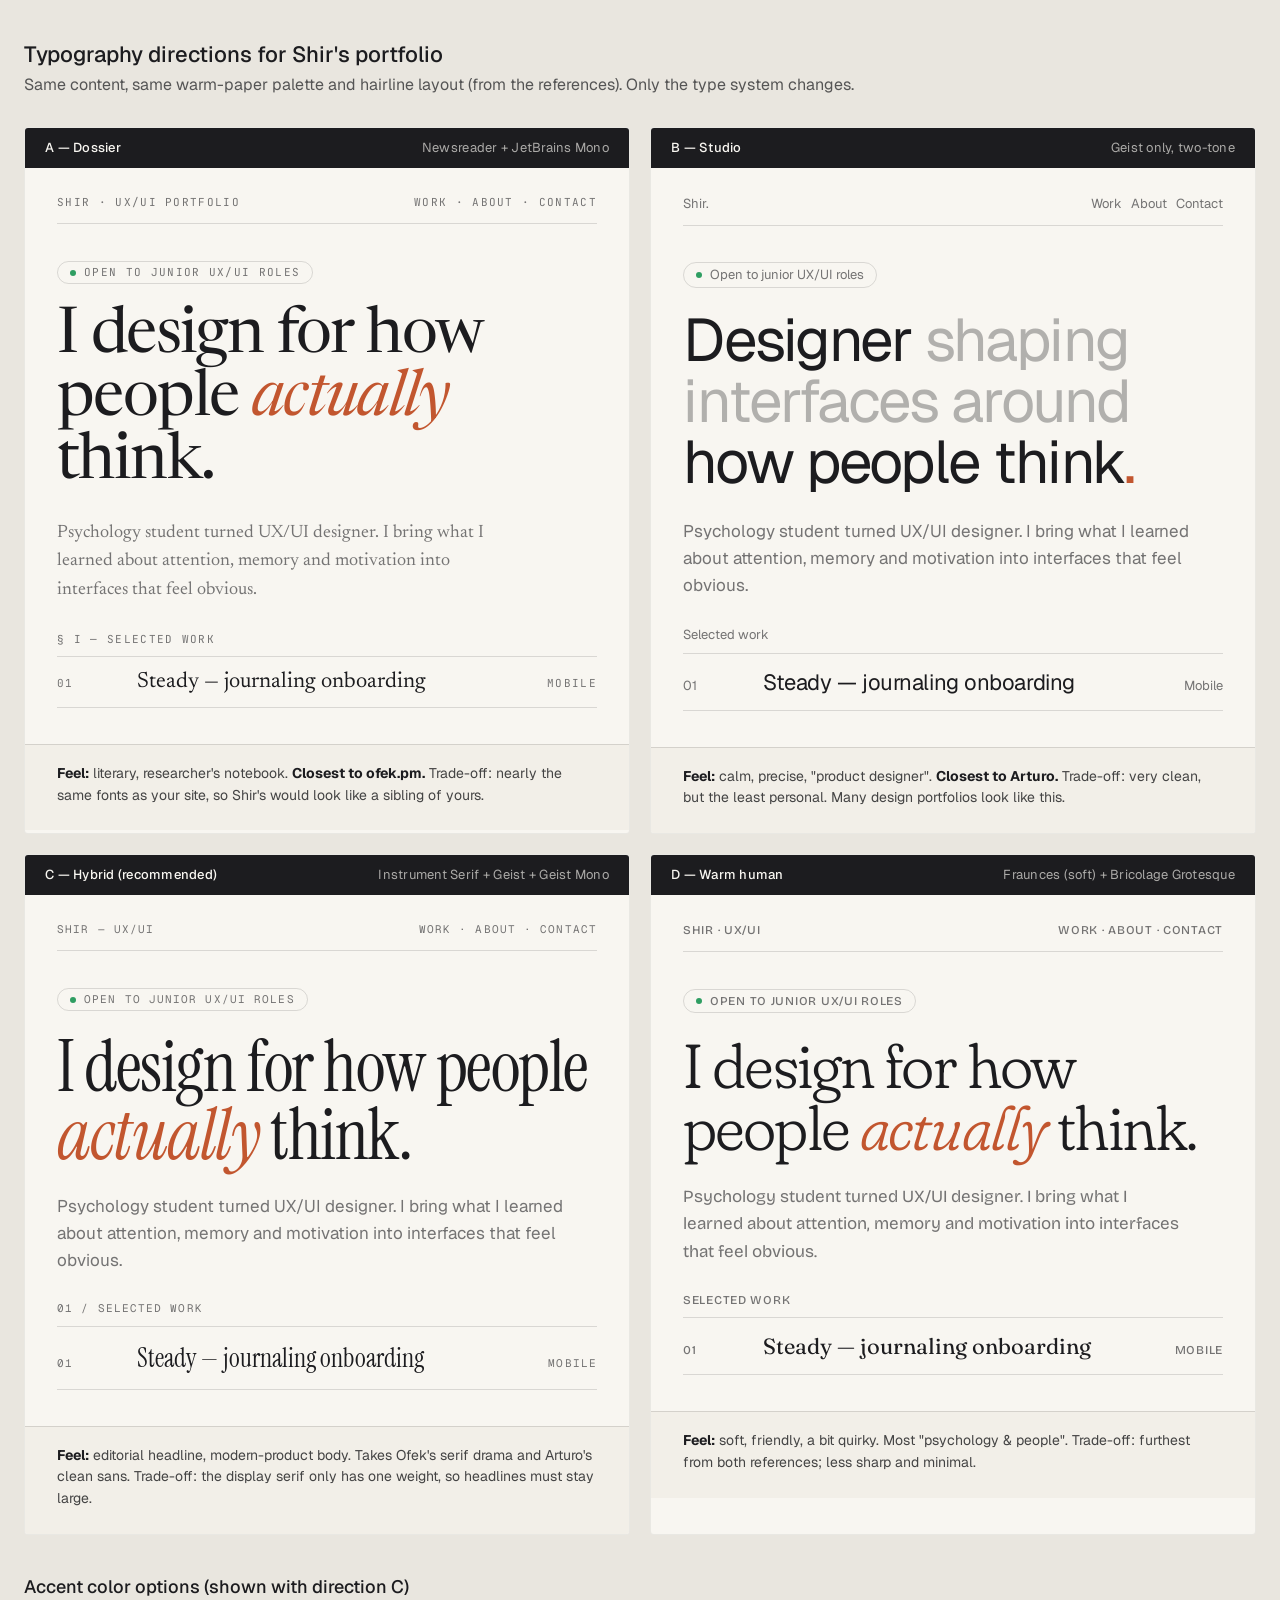
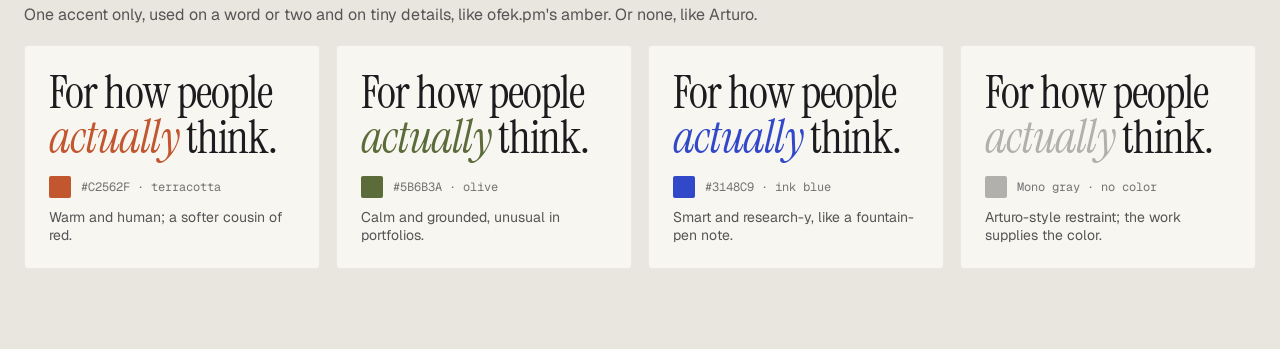
<file: design-lab/type-options.html>
<!doctype html>
<html lang="en">
<head>
<meta charset="utf-8">
<meta name="viewport" content="width=device-width, initial-scale=1">
<title>Type Directions</title>
<link rel="preconnect" href="https://fonts.googleapis.com">
<link rel="preconnect" href="https://fonts.gstatic.com" crossorigin>
<link href="https://fonts.googleapis.com/css2?family=Newsreader:ital,opsz,wght@0,6..72,400;0,6..72,500;1,6..72,400&family=JetBrains+Mono:wght@400;500&family=Geist:wght@300;400;500&family=Geist+Mono:wght@400;500&family=Instrument+Serif:ital@0;1&family=Fraunces:ital,opsz,wght@0,9..144,300;0,9..144,400;1,9..144,300;1,9..144,400&family=Bricolage+Grotesque:opsz,wght@12..96,400;12..96,600;12..96,700&display=swap" rel="stylesheet">
<style>
  :root {
    --paper: #f8f6f1;
    --ink: #1c1c1f;
    --muted: rgba(28, 28, 31, 0.6);
    --faint: rgba(28, 28, 31, 0.32);
    --line: rgba(28, 28, 31, 0.14);
    --accent: #c2562f;
  }
  * { box-sizing: border-box; }
  body { margin: 0; background: #e9e6df; color: var(--ink); font-family: "Geist", system-ui, sans-serif; }
  .page { max-width: 1320px; margin: 0 auto; padding: 40px 24px 80px; }
  .page > header h1 { font-weight: 500; font-size: 22px; margin: 0 0 6px; }
  .page > header p { margin: 0 0 32px; color: #555; }
  .grid { display: grid; gap: 20px; grid-template-columns: repeat(auto-fit, minmax(560px, 1fr)); }
  @media (max-width: 620px) { .grid { grid-template-columns: 1fr; } }

  .opt { background: var(--paper); border-radius: 4px; overflow: hidden; border: 1px solid rgba(0,0,0,.06); }
  .opt-tag { display: flex; justify-content: space-between; align-items: center; padding: 12px 20px; background: var(--ink); color: #f8f6f1; font: 500 13px/1.2 "Geist", sans-serif; letter-spacing: .02em; }
  .opt-tag span:last-child { opacity: .65; font-weight: 400; }
  .mock { padding: 28px 32px 36px; }
  .bar { display: flex; justify-content: space-between; padding-bottom: 14px; border-bottom: 1px solid var(--line); margin-bottom: 36px; }
  .status { display: inline-flex; align-items: center; gap: 8px; border: 1px solid var(--line); border-radius: 999px; padding: 4px 12px; margin-bottom: 22px; }
  .status::before { content: ""; width: 6px; height: 6px; border-radius: 50%; background: #2f9e62; }
  .h { margin: 0 0 24px; }
  .body { max-width: 46ch; margin: 0 0 28px; }
  .rows { border-top: 1px solid var(--line); }
  .row { display: grid; grid-template-columns: 64px 1fr auto; align-items: baseline; gap: 16px; padding: 14px 0; border-bottom: 1px solid var(--line); }
  .row .t { font-size: 22px; }
  .row .m { color: var(--muted); }
  .why { padding: 18px 32px 24px; border-top: 1px solid var(--line); font: 14px/1.55 "Geist", sans-serif; color: #444; background: #f2efe8; }
  .why b { color: var(--ink); }

  /* A — Dossier serif */
  .a .bar, .a .status, .a .label, .a .row .n { font: 400 11px/1.2 "JetBrains Mono", monospace; letter-spacing: .12em; text-transform: uppercase; color: var(--muted); }
  .a .h { font: 400 64px/0.98 "Newsreader", serif; letter-spacing: -0.025em; }
  .a .h em { color: var(--accent); }
  .a .body { font: 400 18px/1.6 "Newsreader", serif; color: var(--muted); }
  .a .row .t { font-family: "Newsreader", serif; }

  /* B — Studio sans, two-tone */
  .b .bar, .b .status, .b .label, .b .row .n { font: 400 13px/1.2 "Geist", sans-serif; color: var(--muted); }
  .b .h { font: 400 60px/1.02 "Geist", sans-serif; letter-spacing: -0.035em; }
  .b .h .dim { color: var(--faint); }
  .b .h .dot { color: var(--accent); }
  .b .body { font: 400 17px/1.6 "Geist", sans-serif; color: var(--muted); }
  .b .row .t { font-family: "Geist", sans-serif; letter-spacing: -0.02em; }

  /* C — Hybrid: Instrument Serif display + Geist body + Geist Mono labels */
  .c .bar, .c .status, .c .label, .c .row .n { font: 400 11px/1.2 "Geist Mono", monospace; letter-spacing: .1em; text-transform: uppercase; color: var(--muted); }
  .c .h { font: 400 72px/0.94 "Instrument Serif", serif; letter-spacing: -0.02em; }
  .c .h em { color: var(--accent); }
  .c .body { font: 400 17px/1.6 "Geist", sans-serif; color: var(--muted); }
  .c .row .t { font-family: "Instrument Serif", serif; font-size: 26px; }

  /* D — Warm soft serif + expressive grotesk */
  .d .bar, .d .status, .d .label, .d .row .n { font: 500 12px/1.2 "Bricolage Grotesque", sans-serif; letter-spacing: .06em; text-transform: uppercase; color: var(--muted); }
  .d .h { font: 300 62px/1 "Fraunces", serif; letter-spacing: -0.03em; font-variation-settings: "SOFT" 100; }
  .d .h em { color: var(--accent); font-weight: 300; }
  .d .body { font: 400 17px/1.6 "Bricolage Grotesque", sans-serif; color: var(--muted); }
  .d .row .t { font-family: "Fraunces", serif; font-weight: 400; }

  /* Accent strip */
  .accents { margin-top: 40px; }
  .accents h2 { font-weight: 500; font-size: 18px; margin: 0 0 6px; }
  .accents > p { margin: 0 0 20px; color: #555; }
  .sw-grid { display: grid; gap: 16px; grid-template-columns: repeat(auto-fit, minmax(290px, 1fr)); }
  .sw { background: var(--paper); border: 1px solid rgba(0,0,0,.06); border-radius: 4px; padding: 24px; }
  .sw .h { font: 400 46px/0.98 "Instrument Serif", serif; letter-spacing: -0.02em; margin: 0 0 16px; }
  .sw .chip { display: flex; align-items: center; gap: 10px; font: 400 12px "Geist Mono", monospace; color: var(--muted); }
  .sw .chip i { width: 22px; height: 22px; border-radius: 2px; display: inline-block; }
  .sw .note { font-size: 14px; color: #555; margin: 10px 0 0; }
</style>
</head>
<body>
<div class="page">
  <header>
    <h1>Typography directions for Shir's portfolio</h1>
    <p>Same content, same warm-paper palette and hairline layout (from the references). Only the type system changes.</p>
  </header>

  <div class="grid">
    <!-- A -->
    <section class="opt a">
      <div class="opt-tag"><span>A — Dossier</span><span>Newsreader + JetBrains Mono</span></div>
      <div class="mock">
        <div class="bar"><span>Shir · UX/UI Portfolio</span><span>Work · About · Contact</span></div>
        <div class="status">Open to junior UX/UI roles</div>
        <h2 class="h">I design for how people <em>actually</em> think.</h2>
        <p class="body">Psychology student turned UX/UI designer. I bring what I learned about attention, memory and motivation into interfaces that feel obvious.</p>
        <div class="label" style="margin-bottom:10px">§ I — Selected work</div>
        <div class="rows">
          <div class="row"><span class="n">01</span><span class="t">Steady — journaling onboarding</span><span class="m label">Mobile</span></div>
        </div>
      </div>
      <div class="why"><b>Feel:</b> literary, researcher's notebook. <b>Closest to ofek.pm.</b> Trade-off: nearly the same fonts as your site, so Shir's would look like a sibling of yours.</div>
    </section>

    <!-- B -->
    <section class="opt b">
      <div class="opt-tag"><span>B — Studio</span><span>Geist only, two-tone</span></div>
      <div class="mock">
        <div class="bar"><span>Shir.</span><span>Work &nbsp; About &nbsp; Contact</span></div>
        <div class="status">Open to junior UX/UI roles</div>
        <h2 class="h">Designer <span class="dim">shaping interfaces around</span> how people think<span class="dot">.</span></h2>
        <p class="body">Psychology student turned UX/UI designer. I bring what I learned about attention, memory and motivation into interfaces that feel obvious.</p>
        <div class="label" style="margin-bottom:10px">Selected work</div>
        <div class="rows">
          <div class="row"><span class="n">01</span><span class="t">Steady — journaling onboarding</span><span class="m label">Mobile</span></div>
        </div>
      </div>
      <div class="why"><b>Feel:</b> calm, precise, "product designer". <b>Closest to Arturo.</b> Trade-off: very clean, but the least personal. Many design portfolios look like this.</div>
    </section>

    <!-- C -->
    <section class="opt c">
      <div class="opt-tag"><span>C — Hybrid (recommended)</span><span>Instrument Serif + Geist + Geist Mono</span></div>
      <div class="mock">
        <div class="bar"><span>Shir — UX/UI</span><span>Work · About · Contact</span></div>
        <div class="status">Open to junior UX/UI roles</div>
        <h2 class="h">I design for how people <em>actually</em> think.</h2>
        <p class="body">Psychology student turned UX/UI designer. I bring what I learned about attention, memory and motivation into interfaces that feel obvious.</p>
        <div class="label" style="margin-bottom:10px">01 / Selected work</div>
        <div class="rows">
          <div class="row"><span class="n">01</span><span class="t">Steady — journaling onboarding</span><span class="m label">Mobile</span></div>
        </div>
      </div>
      <div class="why"><b>Feel:</b> editorial headline, modern-product body. Takes Ofek's serif drama and Arturo's clean sans. Trade-off: the display serif only has one weight, so headlines must stay large.</div>
    </section>

    <!-- D -->
    <section class="opt d">
      <div class="opt-tag"><span>D — Warm human</span><span>Fraunces (soft) + Bricolage Grotesque</span></div>
      <div class="mock">
        <div class="bar"><span>Shir · UX/UI</span><span>Work · About · Contact</span></div>
        <div class="status">Open to junior UX/UI roles</div>
        <h2 class="h">I design for how people <em>actually</em> think.</h2>
        <p class="body">Psychology student turned UX/UI designer. I bring what I learned about attention, memory and motivation into interfaces that feel obvious.</p>
        <div class="label" style="margin-bottom:10px">Selected work</div>
        <div class="rows">
          <div class="row"><span class="n">01</span><span class="t">Steady — journaling onboarding</span><span class="m label">Mobile</span></div>
        </div>
      </div>
      <div class="why"><b>Feel:</b> soft, friendly, a bit quirky. Most "psychology & people". Trade-off: furthest from both references; less sharp and minimal.</div>
    </section>
  </div>

  <section class="accents">
    <h2>Accent color options (shown with direction C)</h2>
    <p>One accent only, used on a word or two and on tiny details, like ofek.pm's amber. Or none, like Arturo.</p>
    <div class="sw-grid">
      <div class="sw"><h3 class="h">For how people <em style="color:#c2562f">actually</em> think.</h3><div class="chip"><i style="background:#c2562f"></i>#C2562F · terracotta</div><p class="note">Warm and human; a softer cousin of red.</p></div>
      <div class="sw"><h3 class="h">For how people <em style="color:#5b6b3a">actually</em> think.</h3><div class="chip"><i style="background:#5b6b3a"></i>#5B6B3A · olive</div><p class="note">Calm and grounded, unusual in portfolios.</p></div>
      <div class="sw"><h3 class="h">For how people <em style="color:#3148c9">actually</em> think.</h3><div class="chip"><i style="background:#3148c9"></i>#3148C9 · ink blue</div><p class="note">Smart and research-y, like a fountain-pen note.</p></div>
      <div class="sw"><h3 class="h">For how people <em style="color:rgba(28,28,31,.32)">actually</em> think.</h3><div class="chip"><i style="background:rgba(28,28,31,.32)"></i>Mono gray · no color</div><p class="note">Arturo-style restraint; the work supplies the color.</p></div>
    </div>
  </section>
</div>
</body>
</html>
</file>
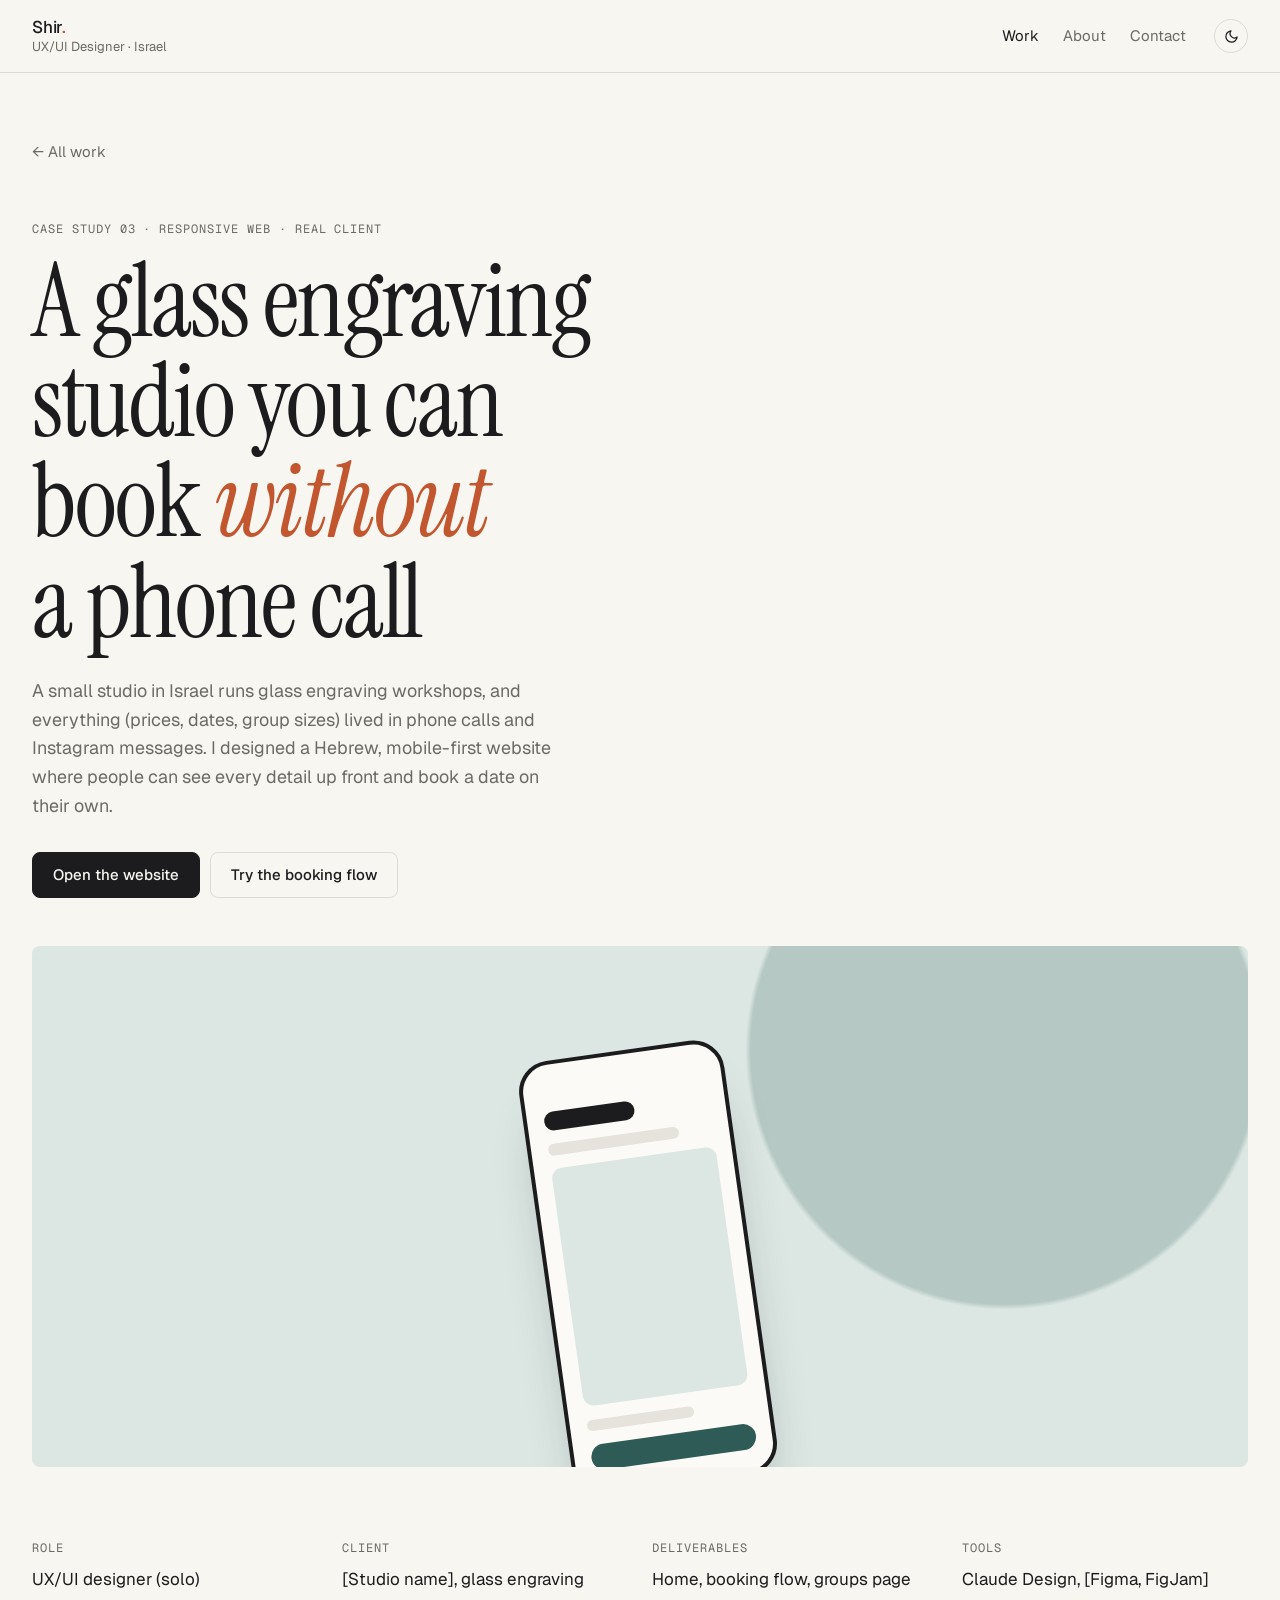
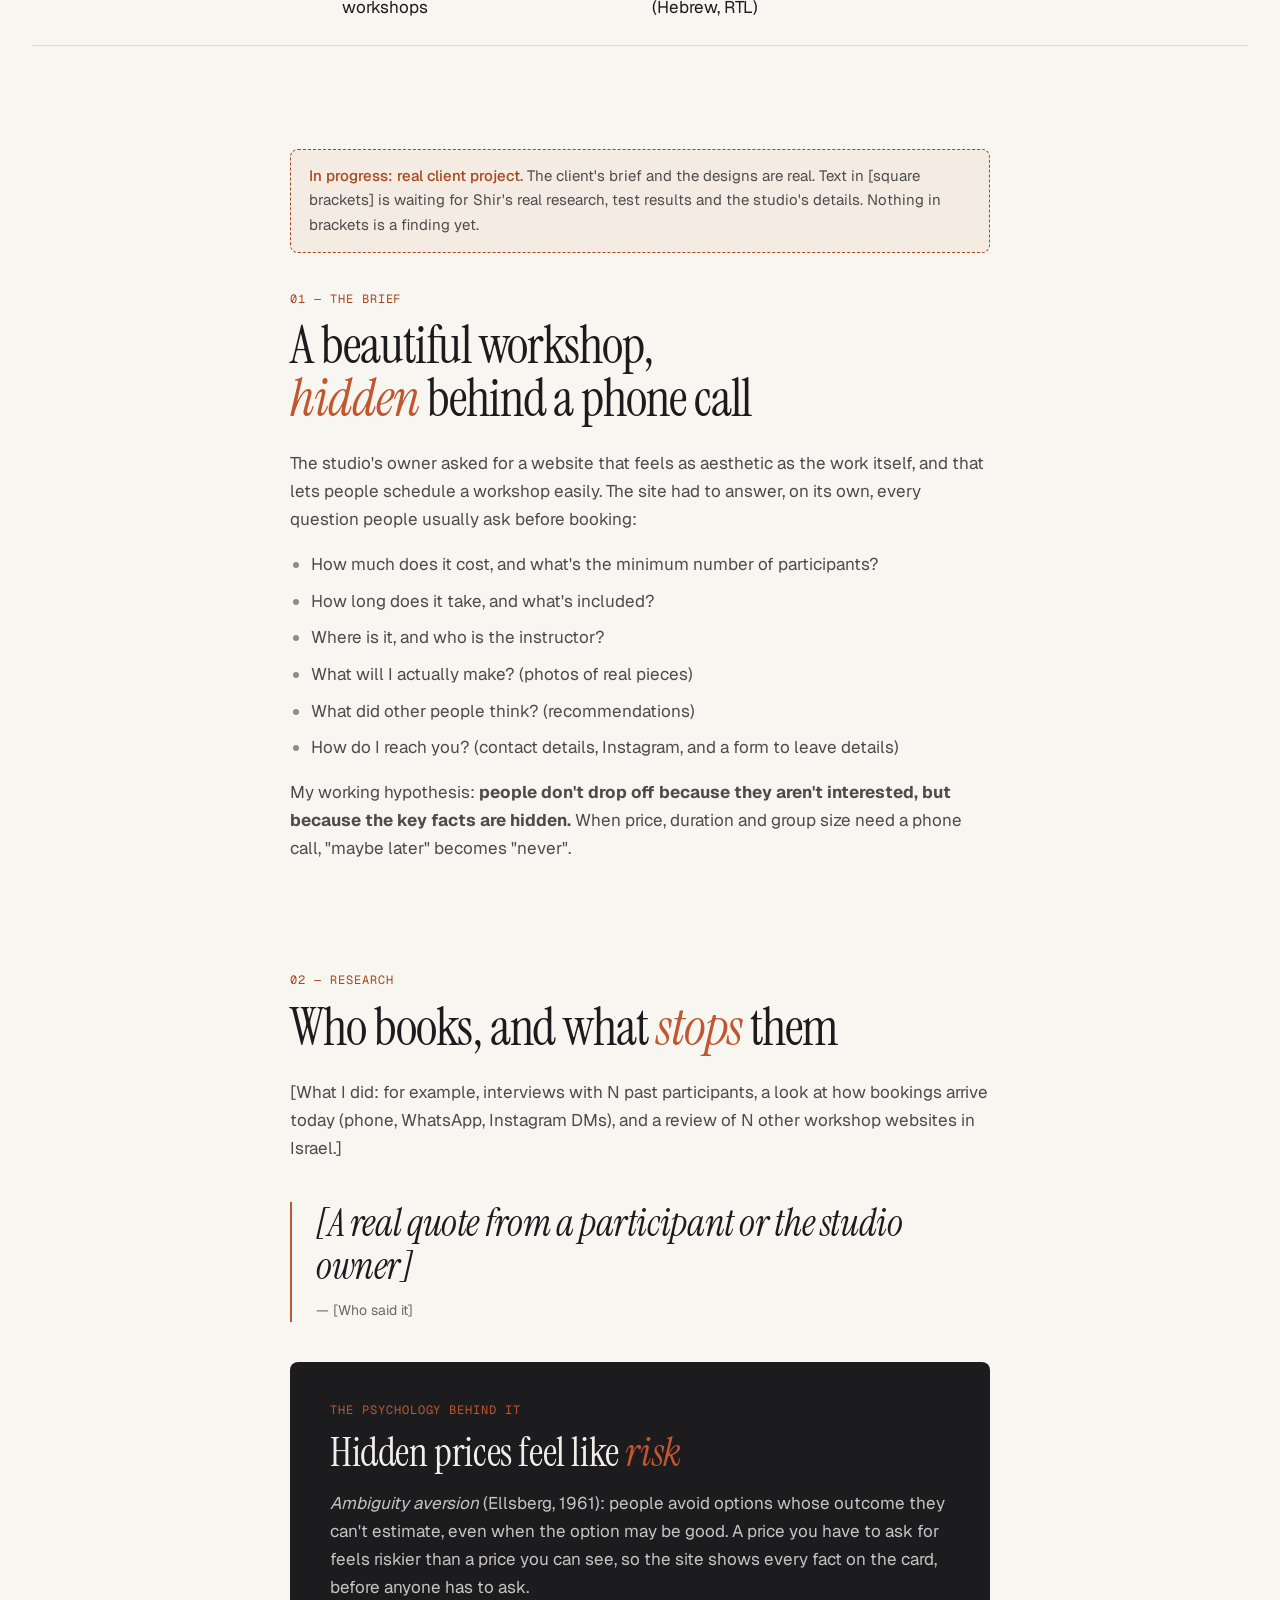
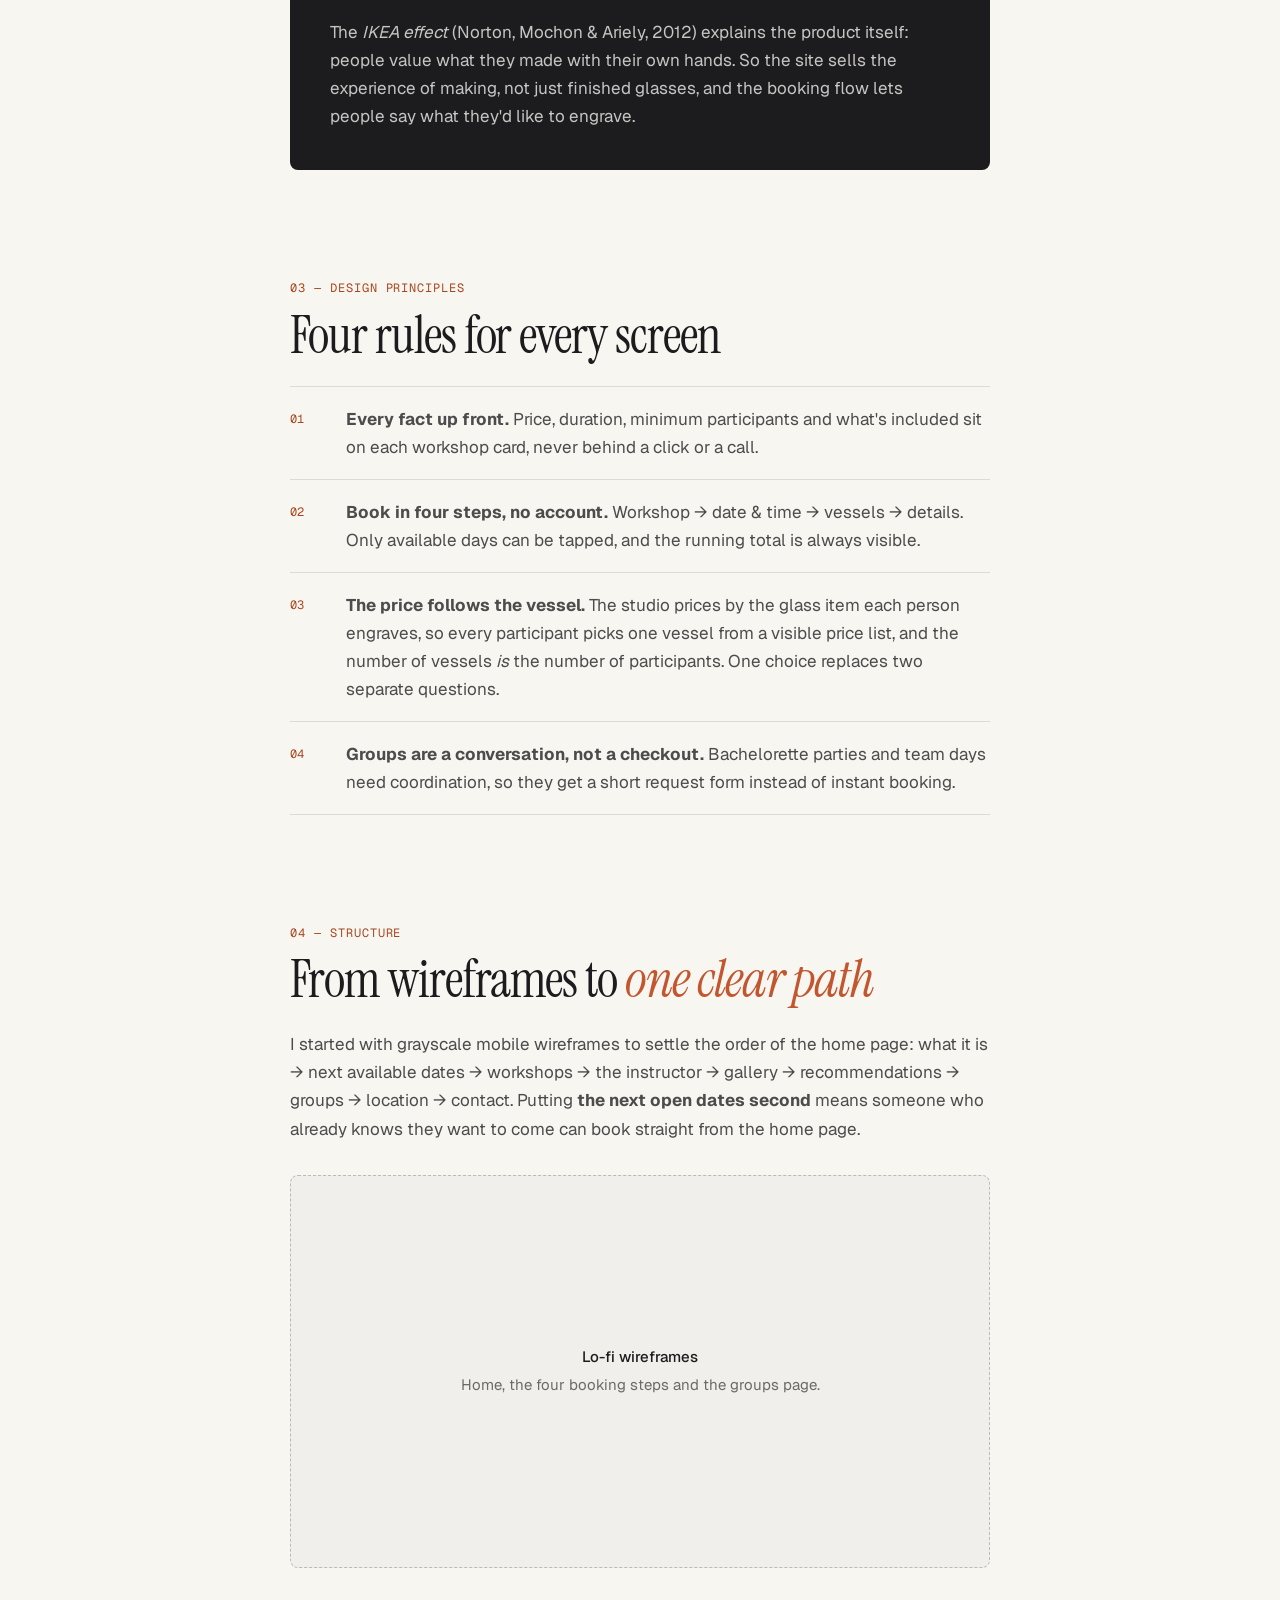
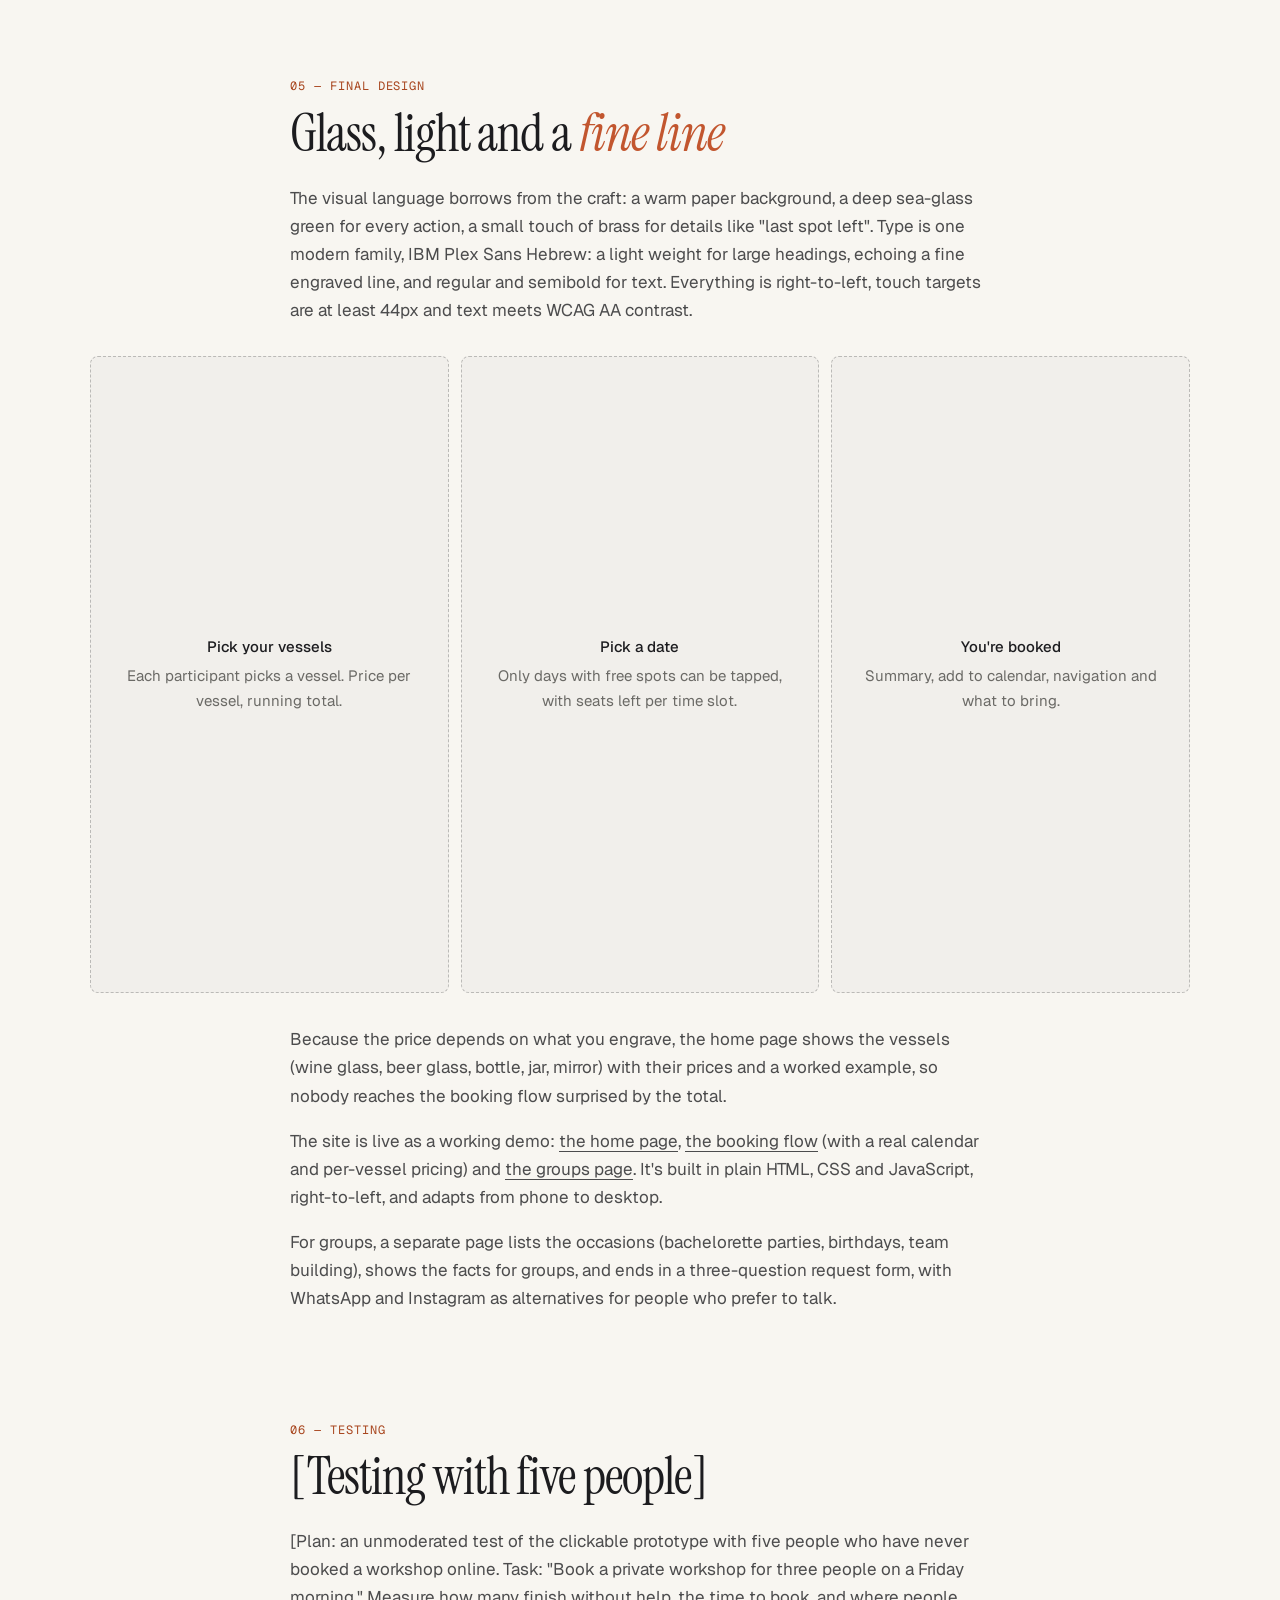
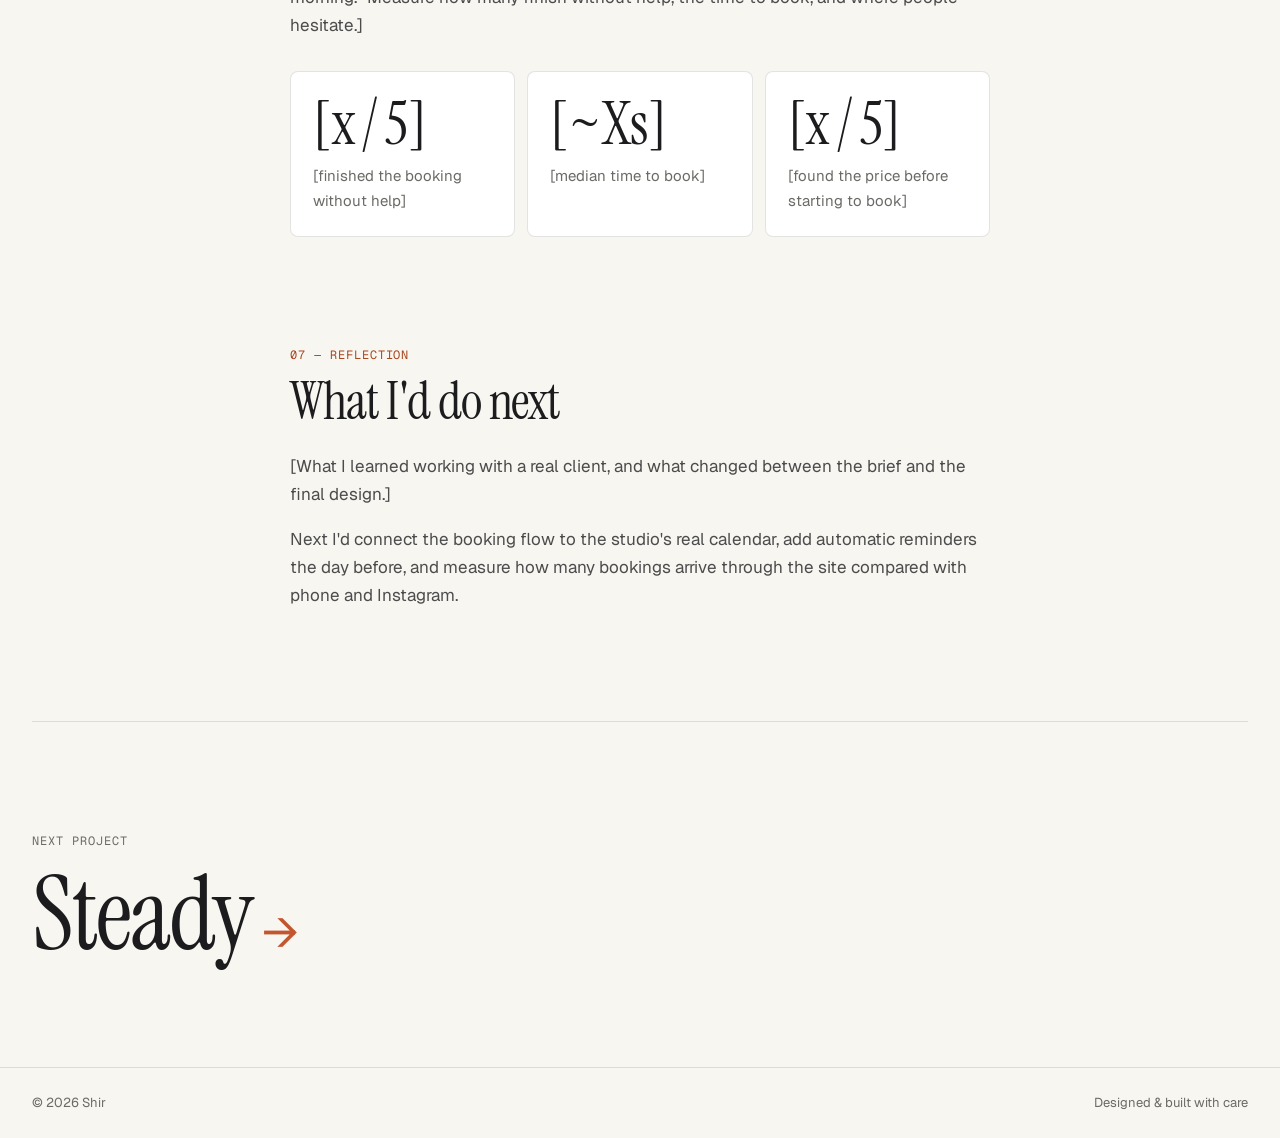
<file: work/glass.html>
<!doctype html>
<html lang="en">
<head>
  <meta charset="utf-8">
  <meta name="viewport" content="width=device-width, initial-scale=1">
  <!-- EDIT: replace [Studio name] with the studio's real name (title, description, h1) -->
  <title>Glass engraving studio — Case study · Shir</title>
  <meta name="description" content="A website for a glass engraving workshop where people can see every detail up front and book a date on their own.">
  <meta property="og:title" content="Glass engraving studio — Case study · Shir">
  <meta property="og:description" content="A website for a glass engraving workshop where people can see every detail up front and book a date on their own.">
  <meta name="theme-color" content="#f8f6f1" media="(prefers-color-scheme: light)">
  <meta name="theme-color" content="#111110" media="(prefers-color-scheme: dark)">
  <link rel="icon" href="../favicon.svg" type="image/svg+xml">
  <script>
    document.documentElement.classList.add("js");
    try { var t = localStorage.getItem("theme"); if (t === "light" || t === "dark") document.documentElement.setAttribute("data-theme", t); } catch (e) {}
  </script>
  <link rel="preconnect" href="https://fonts.googleapis.com">
  <link rel="preconnect" href="https://fonts.gstatic.com" crossorigin>
  <link href="https://fonts.googleapis.com/css2?family=Instrument+Serif:ital@0;1&family=Geist:wght@300..600&family=Geist+Mono:wght@400;500&display=swap" rel="stylesheet">
  <link rel="stylesheet" href="../css/styles.css">
  <script src="../js/main.js" defer></script>
</head>
<body>
  <a class="skip-link" href="#main">Skip to content</a>

  <header class="site-header">
    <nav class="nav container" aria-label="Main">
      <a class="brand" href="../">
        <strong>Shir<span>.</span></strong>
        <small>UX/UI Designer · Israel</small>
      </a>
      <div class="nav-right">
        <ul class="nav-links">
          <li><a href="../#work" aria-current="page">Work</a></li>
          <li><a href="../#about">About</a></li>
          <li><a href="../#contact">Contact</a></li>
        </ul>
        <button class="theme-toggle" type="button" aria-label="Toggle dark mode">
          <svg class="icon-moon" viewBox="0 0 24 24" fill="none" stroke="currentColor" stroke-width="2" stroke-linecap="round" stroke-linejoin="round" aria-hidden="true"><path d="M21 12.8A9 9 0 1 1 11.2 3a7 7 0 0 0 9.8 9.8z"/></svg>
          <svg class="icon-sun" viewBox="0 0 24 24" fill="none" stroke="currentColor" stroke-width="2" stroke-linecap="round" aria-hidden="true"><circle cx="12" cy="12" r="4"/><path d="M12 2v2M12 20v2M4.9 4.9l1.4 1.4M17.7 17.7l1.4 1.4M2 12h2M20 12h2M4.9 19.1l1.4-1.4M17.7 6.3l1.4-1.4"/></svg>
        </button>
      </div>
    </nav>
  </header>

  <main id="main">
    <header class="cs-hero container">
      <a class="back-link" href="../#work">← All work</a>
      <p class="label">Case study 03 · Responsive web · Real client</p>
      <h1>A glass engraving studio you can book <em>without</em> a phone call</h1>
      <p class="lead">A small studio in Israel runs glass engraving workshops, and everything (prices, dates, group sizes) lived in phone calls and Instagram messages. I designed a Hebrew, mobile-first website where people can see every detail up front and book a date on their own.</p>
      <div class="hero-actions">
        <a class="btn btn-primary" href="glass-studio/">Open the website</a>
        <a class="btn btn-ghost" href="glass-studio/booking.html">Try the booking flow</a>
      </div>
    </header>

    <div class="container">
      <!-- EDIT: replace this cover with an export of the home page from the design canvas:
           <div class="cover"><img src="../images/glass-cover.jpg" alt="The studio's home page on desktop and mobile"></div> -->
      <div class="cs-cover">
        <div class="cover cover-glass"><div class="cover-inner"><div class="phone" aria-hidden="true"><i></i><i></i><i></i><i></i><i></i></div></div></div>
      </div>

      <dl class="cs-meta">
        <div><dt>Role</dt><dd>UX/UI designer (solo)</dd></div>
        <div><dt>Client</dt><dd>[Studio name], glass engraving workshops</dd></div>
        <div><dt>Deliverables</dt><dd>Home, booking flow, groups page (Hebrew, RTL)</dd></div>
        <div><dt>Tools</dt><dd>Claude Design, [Figma, FigJam]</dd></div>
      </dl>

      <article class="prose">
        <!-- EDIT: delete this note once the research, testing and studio details are real -->
        <p class="draft-note"><strong>In progress: real client project.</strong> The client's brief and the designs are real. Text in [square brackets] is waiting for Shir's real research, test results and the studio's details. Nothing in brackets is a finding yet.</p>

        <section>
          <h2><span class="step">01 — The brief</span>A beautiful workshop, <em>hidden</em> behind a phone call</h2>
          <p>The studio's owner asked for a website that feels as aesthetic as the work itself, and that lets people schedule a workshop easily. The site had to answer, on its own, every question people usually ask before booking:</p>
          <ul>
            <li>How much does it cost, and what's the minimum number of participants?</li>
            <li>How long does it take, and what's included?</li>
            <li>Where is it, and who is the instructor?</li>
            <li>What will I actually make? (photos of real pieces)</li>
            <li>What did other people think? (recommendations)</li>
            <li>How do I reach you? (contact details, Instagram, and a form to leave details)</li>
          </ul>
          <p>My working hypothesis: <strong>people don't drop off because they aren't interested, but because the key facts are hidden.</strong> When price, duration and group size need a phone call, "maybe later" becomes "never".</p>
        </section>

        <section>
          <h2><span class="step">02 — Research</span>Who books, and what <em>stops</em> them</h2>
          <!-- EDIT: replace with what Shir actually did and found -->
          <p>[What I did: for example, interviews with N past participants, a look at how bookings arrive today (phone, WhatsApp, Instagram DMs), and a review of N other workshop websites in Israel.]</p>
          <blockquote class="pull-quote">
            <p>[A real quote from a participant or the studio owner]</p>
            <footer>— [Who said it]</footer>
          </blockquote>
          <aside class="psych-callout" aria-label="The psychology behind it">
            <span class="label">The psychology behind it</span>
            <h3>Hidden prices feel like <em>risk</em></h3>
            <p><em>Ambiguity aversion</em> (Ellsberg, 1961): people avoid options whose outcome they can't estimate, even when the option may be good. A price you have to ask for feels riskier than a price you can see, so the site shows every fact on the card, before anyone has to ask.</p>
            <p>The <em>IKEA effect</em> (Norton, Mochon &amp; Ariely, 2012) explains the product itself: people value what they made with their own hands. So the site sells the experience of making, not just finished glasses, and the booking flow lets people say what they'd like to engrave.</p>
          </aside>
        </section>

        <section>
          <h2><span class="step">03 — Design principles</span>Four rules for every screen</h2>
          <!-- EDIT: once research is done, rewrite these as insights backed by what participants said -->
          <ol class="insights">
            <li><span><strong>Every fact up front.</strong> Price, duration, minimum participants and what's included sit on each workshop card, never behind a click or a call.</span></li>
            <li><span><strong>Book in four steps, no account.</strong> Workshop → date &amp; time → vessels → details. Only available days can be tapped, and the running total is always visible.</span></li>
            <li><span><strong>The price follows the vessel.</strong> The studio prices by the glass item each person engraves, so every participant picks one vessel from a visible price list, and the number of vessels <em>is</em> the number of participants. One choice replaces two separate questions.</span></li>
            <li><span><strong>Groups are a conversation, not a checkout.</strong> Bachelorette parties and team days need coordination, so they get a short request form instead of instant booking.</span></li>
          </ol>
        </section>

        <section>
          <h2><span class="step">04 — Structure</span>From wireframes to <em>one clear path</em></h2>
          <p>I started with grayscale mobile wireframes to settle the order of the home page: what it is → next available dates → workshops → the instructor → gallery → recommendations → groups → location → contact. Putting <strong>the next open dates second</strong> means someone who already knows they want to come can book straight from the home page.</p>
          <figure class="figure">
            <!-- EDIT: export the "Wireframes" page from the design canvas and replace:
                 <img src="../images/glass-wireframes.png" alt="Grayscale wireframes of the home page, booking steps and groups page"> -->
            <div class="placeholder"><div><strong>Lo-fi wireframes</strong>Home, the four booking steps and the groups page.</div></div>
          </figure>
        </section>

        <section>
          <h2><span class="step">05 — Final design</span>Glass, light and a <em>fine line</em></h2>
          <p>The visual language borrows from the craft: a warm paper background, a deep sea-glass green for every action, a small touch of brass for details like "last spot left". Type is one modern family, IBM Plex Sans Hebrew: a light weight for large headings, echoing a fine engraved line, and regular and semibold for text. Everything is right-to-left, touch targets are at least 44px and text meets WCAG AA contrast.</p>
          <figure class="figure figure-wide">
            <div class="figure-row">
              <!-- EDIT: replace each placeholder with an export from the design canvas -->
              <div class="placeholder"><div><strong>Pick your vessels</strong>Each participant picks a vessel. Price per vessel, running total.</div></div>
              <div class="placeholder"><div><strong>Pick a date</strong>Only days with free spots can be tapped, with seats left per time slot.</div></div>
              <div class="placeholder"><div><strong>You're booked</strong>Summary, add to calendar, navigation and what to bring.</div></div>
            </div>
          </figure>
          <p>Because the price depends on what you engrave, the home page shows the vessels (wine glass, beer glass, bottle, jar, mirror) with their prices and a worked example, so nobody reaches the booking flow surprised by the total.</p>
          <p>The site is live as a working demo: <a href="glass-studio/">the home page</a>, <a href="glass-studio/booking.html">the booking flow</a> (with a real calendar and per-vessel pricing) and <a href="glass-studio/groups.html">the groups page</a>. It's built in plain HTML, CSS and JavaScript, right-to-left, and adapts from phone to desktop.</p>
          <p>For groups, a separate page lists the occasions (bachelorette parties, birthdays, team building), shows the facts for groups, and ends in a three-question request form, with WhatsApp and Instagram as alternatives for people who prefer to talk.</p>
        </section>

        <section>
          <h2><span class="step">06 — Testing</span>[Testing with five people]</h2>
          <!-- EDIT: replace with real results; until then this is the plan -->
          <p>[Plan: an unmoderated test of the clickable prototype with five people who have never booked a workshop online. Task: "Book a private workshop for three people on a Friday morning." Measure how many finish without help, the time to book, and where people hesitate.]</p>
          <div class="stats">
            <div class="stat"><span class="stat-num">[x / 5]</span><p>[finished the booking without help]</p></div>
            <div class="stat"><span class="stat-num">[~Xs]</span><p>[median time to book]</p></div>
            <div class="stat"><span class="stat-num">[x / 5]</span><p>[found the price before starting to book]</p></div>
          </div>
        </section>

        <section>
          <h2><span class="step">07 — Reflection</span>What I'd do next</h2>
          <p>[What I learned working with a real client, and what changed between the brief and the final design.]</p>
          <p>Next I'd connect the booking flow to the studio's real calendar, add automatic reminders the day before, and measure how many bookings arrive through the site compared with phone and Instagram.</p>
        </section>
      </article>
    </div>

    <div class="container">
      <a class="next-project" href="steady.html">
        <span class="label">Next project</span>
        <span class="display">Steady</span>
      </a>
    </div>
  </main>

  <footer class="site-footer">
    <div class="container">
      <span>© <span data-year>2026</span> Shir</span>
      <span>Designed &amp; built with care</span>
    </div>
  </footer>
</body>
</html>
</file>
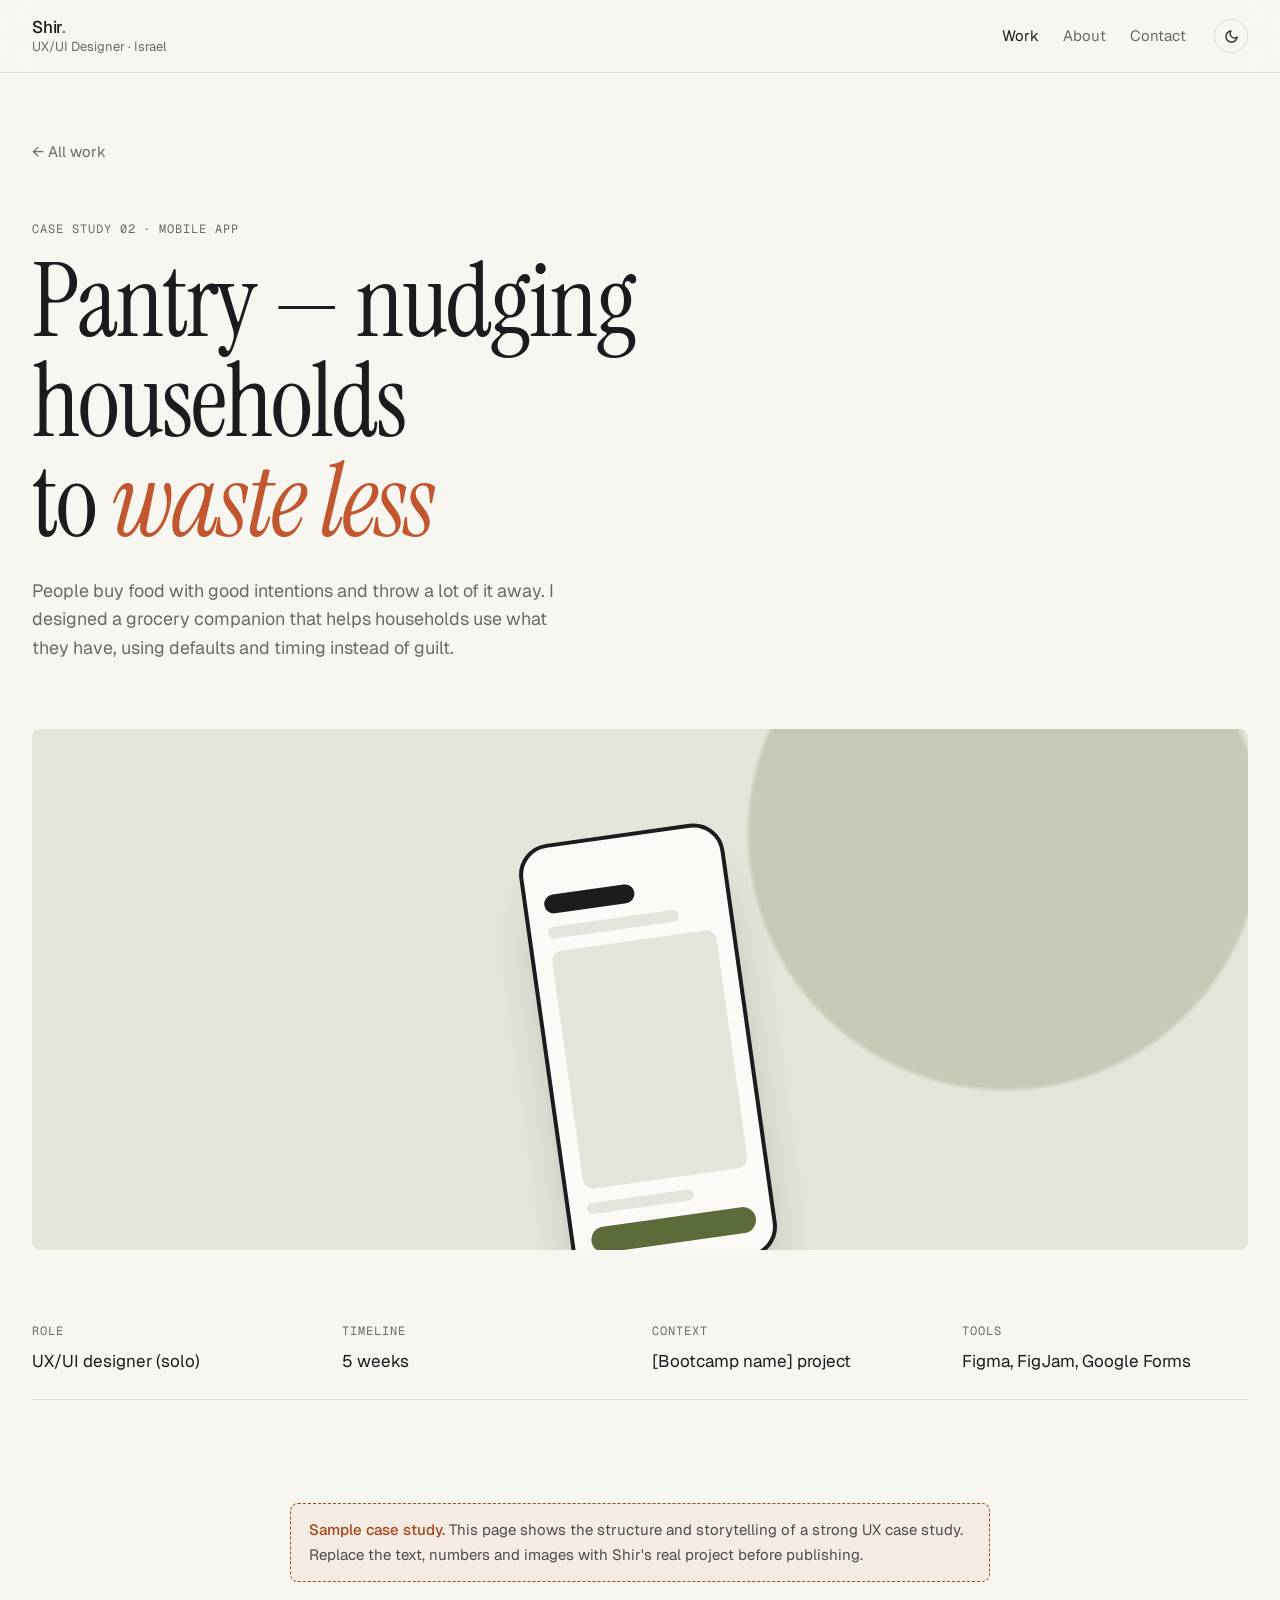
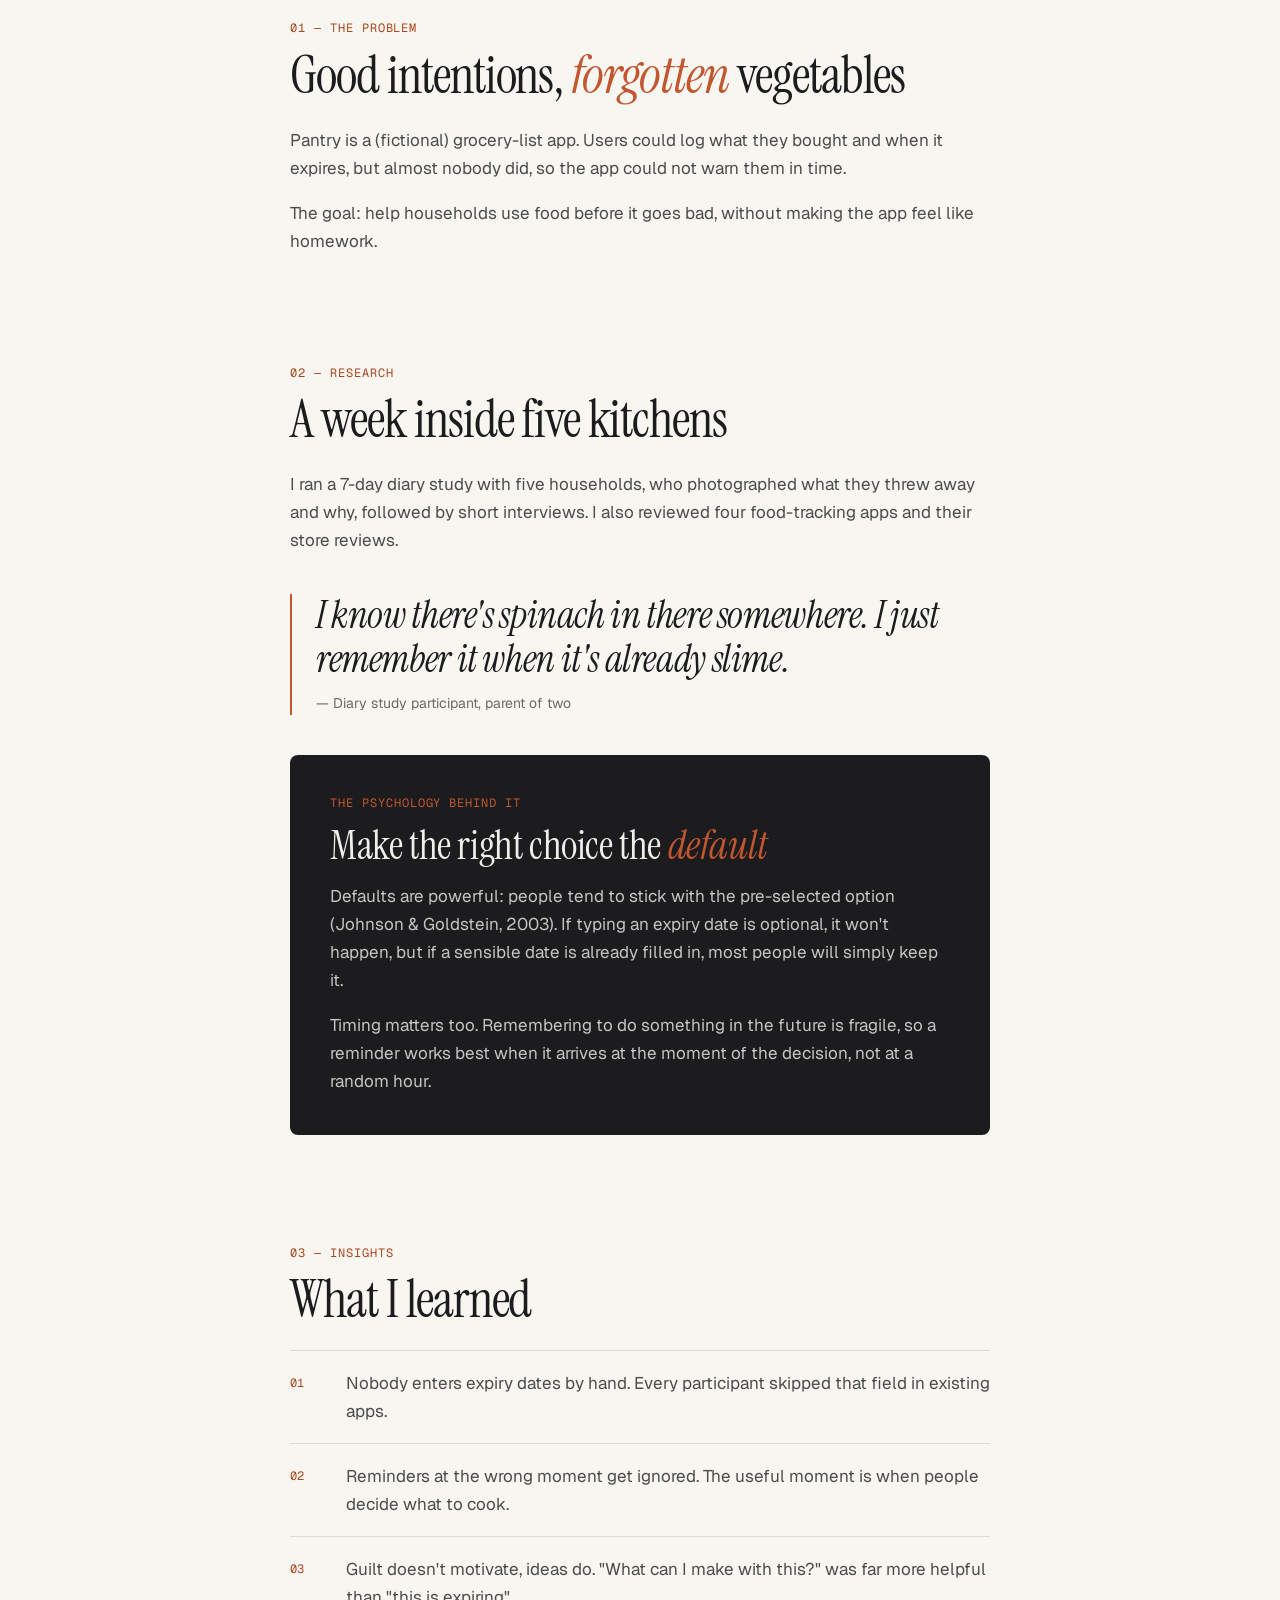
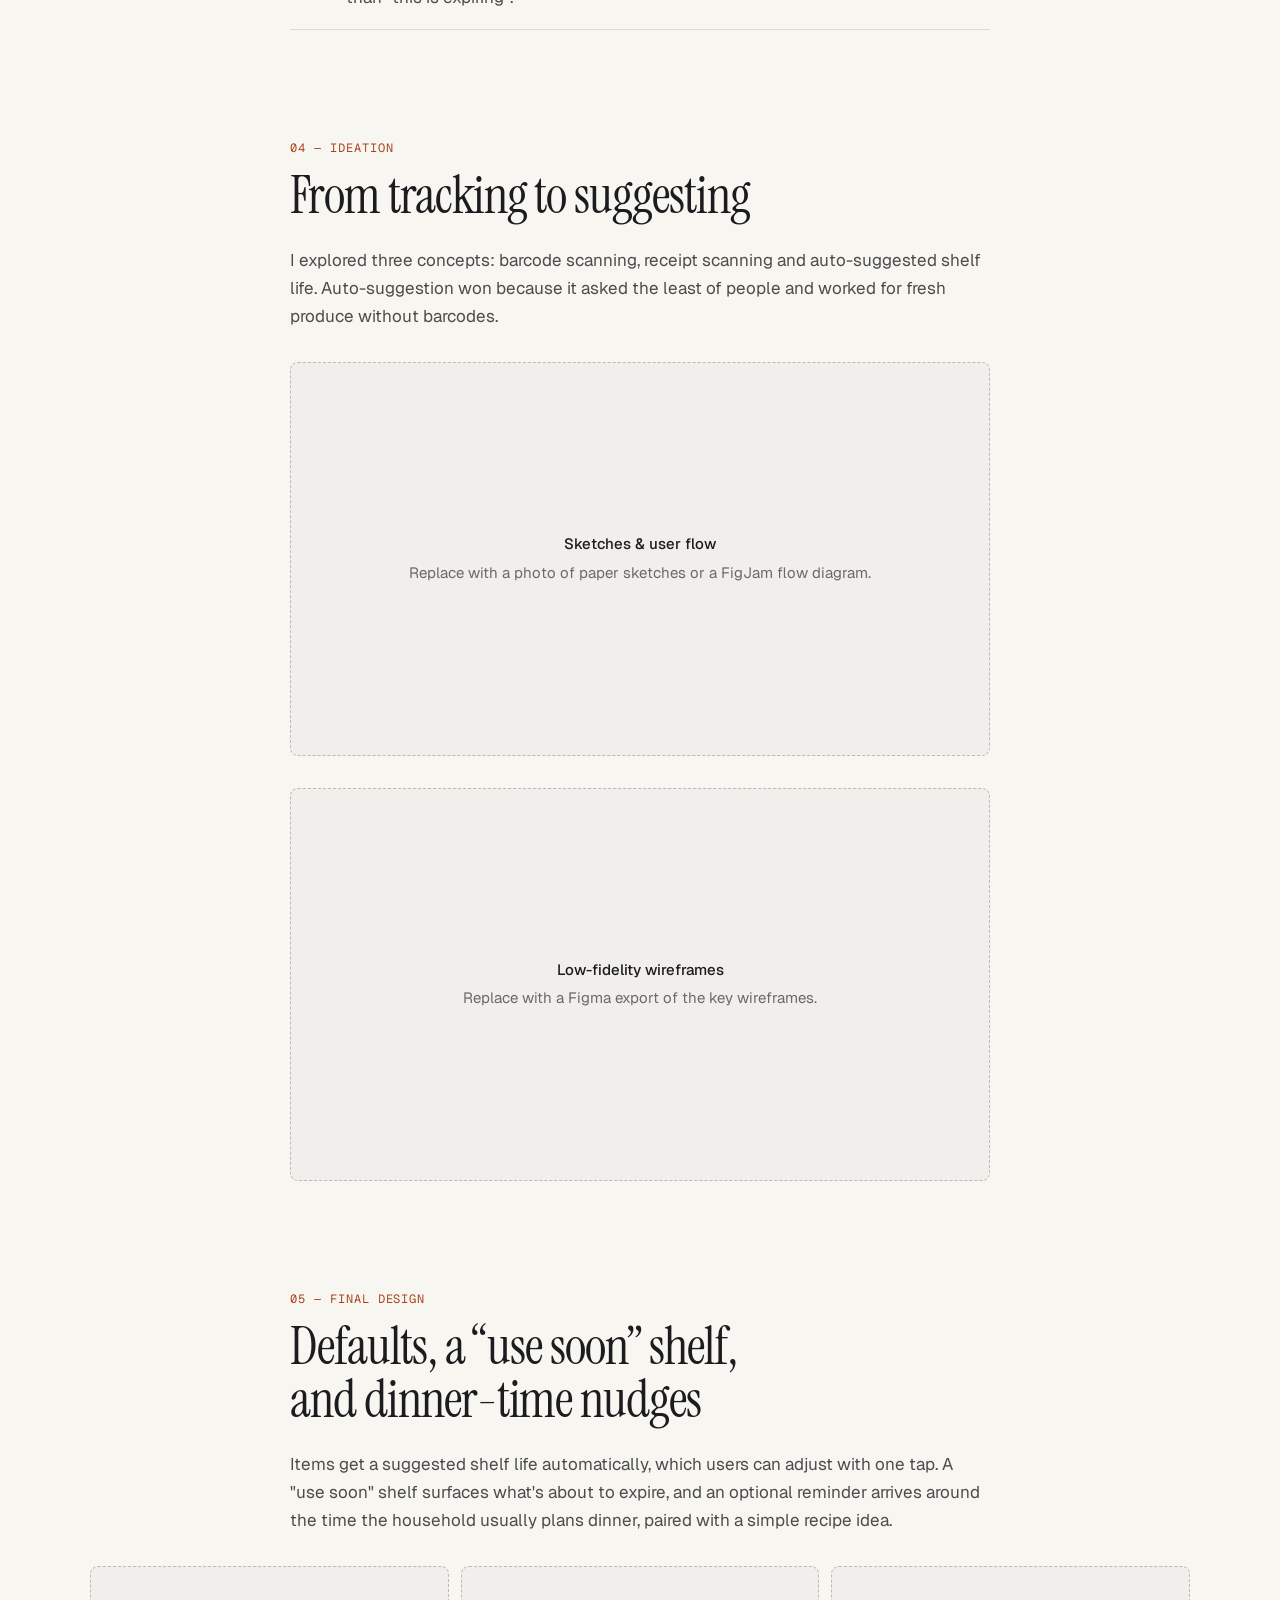
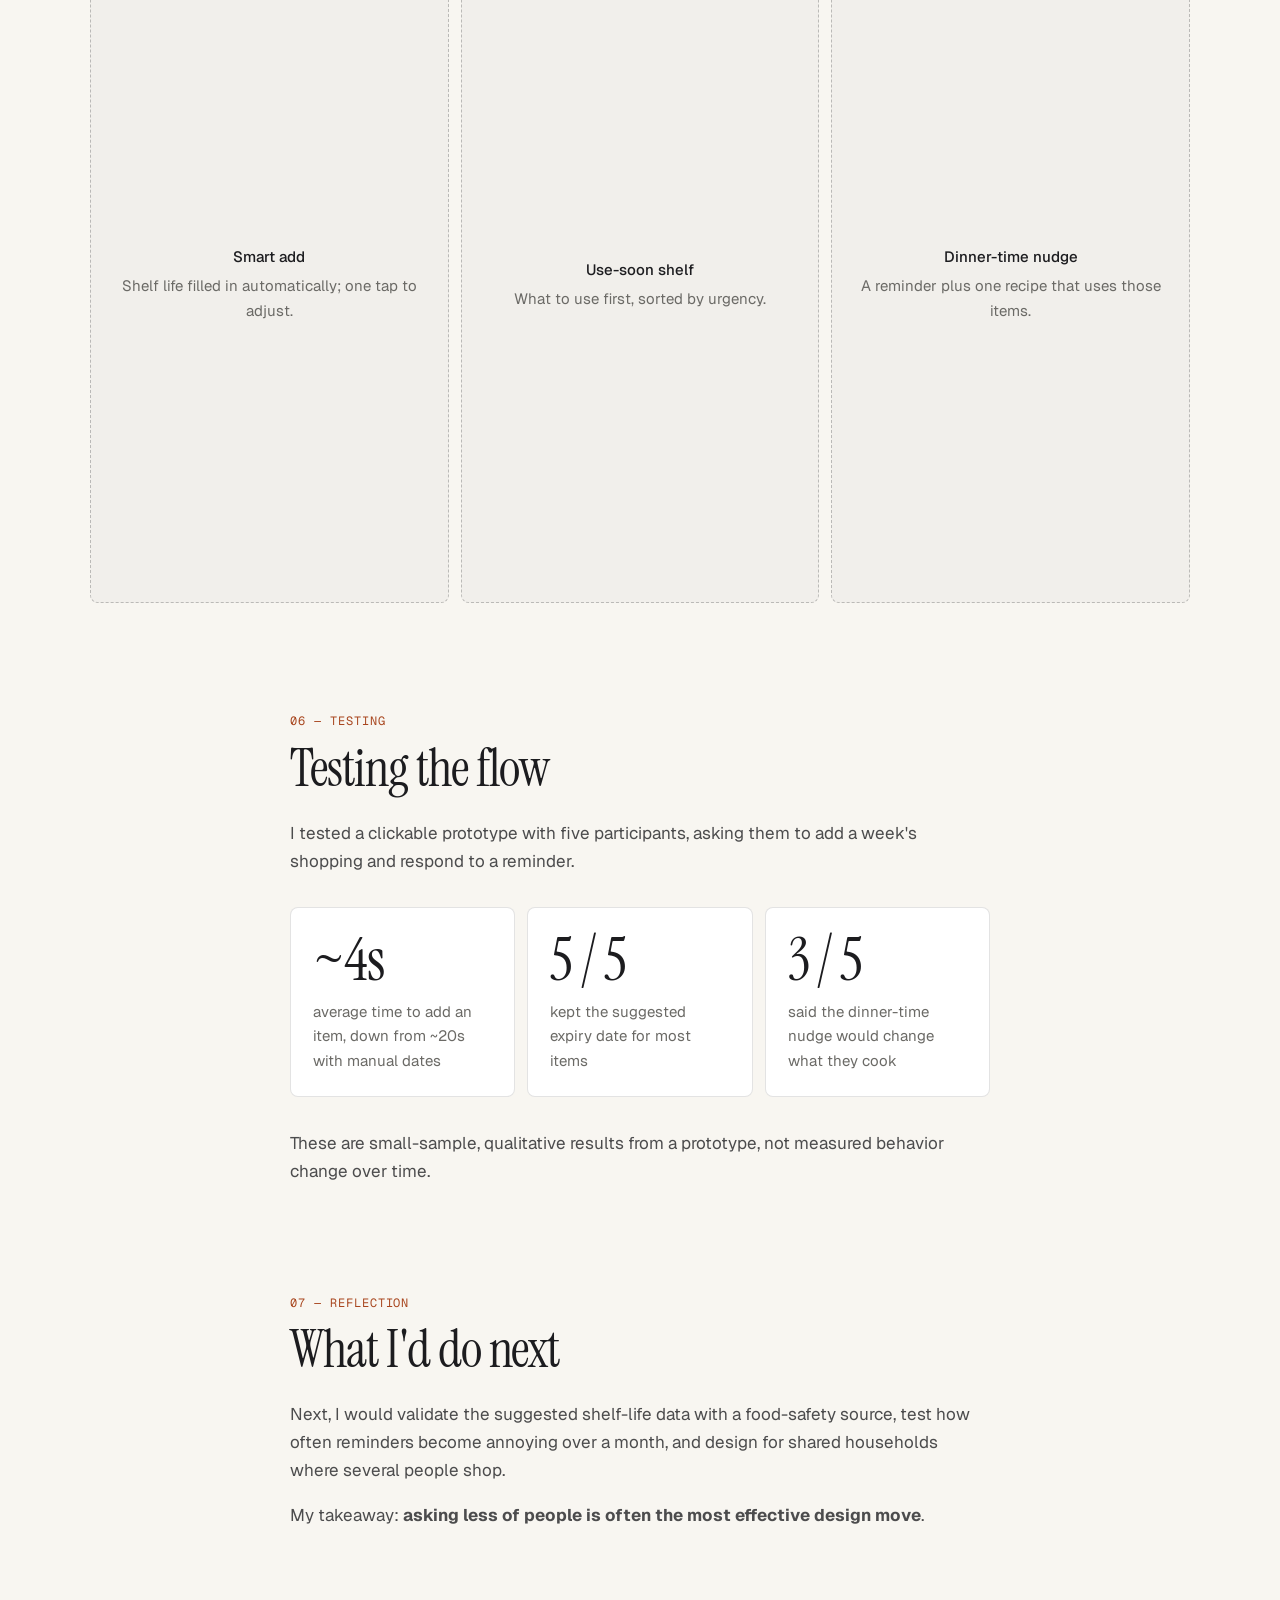
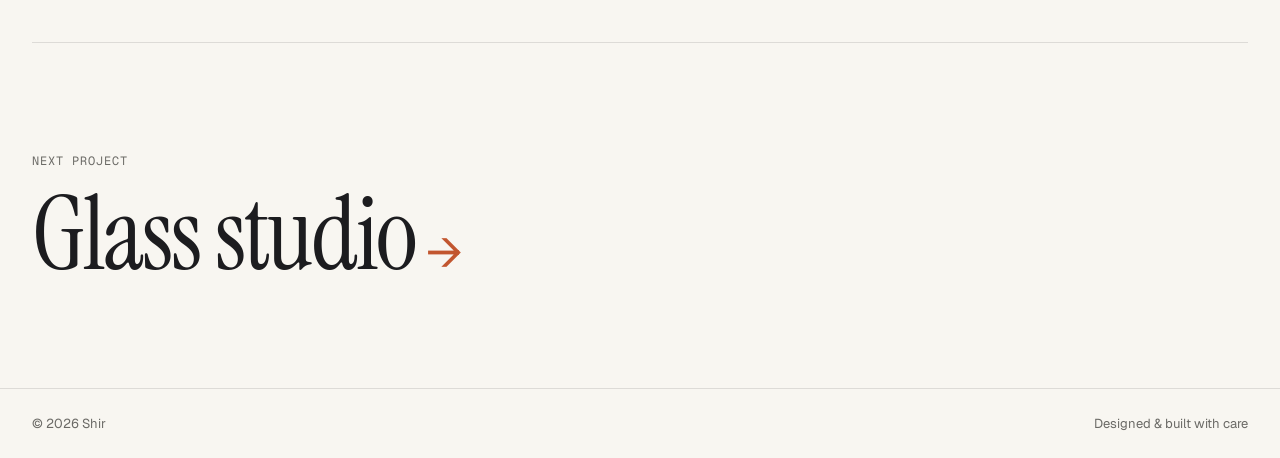
<file: work/pantry.html>
<!doctype html>
<html lang="en">
<head>
  <meta charset="utf-8">
  <meta name="viewport" content="width=device-width, initial-scale=1">
  <title>Pantry — Case study · Shir</title>
  <meta name="description" content="Using smart defaults and well-timed reminders to help people use food before it expires.">
  <meta property="og:title" content="Pantry — Case study · Shir">
  <meta property="og:description" content="Using smart defaults and well-timed reminders to help people use food before it expires.">
  <meta name="theme-color" content="#f8f6f1" media="(prefers-color-scheme: light)">
  <meta name="theme-color" content="#111110" media="(prefers-color-scheme: dark)">
  <link rel="icon" href="../favicon.svg" type="image/svg+xml">
  <script>
    document.documentElement.classList.add("js");
    try { var t = localStorage.getItem("theme"); if (t === "light" || t === "dark") document.documentElement.setAttribute("data-theme", t); } catch (e) {}
  </script>
  <link rel="preconnect" href="https://fonts.googleapis.com">
  <link rel="preconnect" href="https://fonts.gstatic.com" crossorigin>
  <link href="https://fonts.googleapis.com/css2?family=Instrument+Serif:ital@0;1&family=Geist:wght@300..600&family=Geist+Mono:wght@400;500&display=swap" rel="stylesheet">
  <link rel="stylesheet" href="../css/styles.css">
  <script src="../js/main.js" defer></script>
</head>
<body>
  <a class="skip-link" href="#main">Skip to content</a>

  <header class="site-header">
    <nav class="nav container" aria-label="Main">
      <a class="brand" href="../">
        <strong>Shir<span>.</span></strong>
        <small>UX/UI Designer · Israel</small>
      </a>
      <div class="nav-right">
        <ul class="nav-links">
          <li><a href="../#work" aria-current="page">Work</a></li>
          <li><a href="../#about">About</a></li>
          <li><a href="../#contact">Contact</a></li>
        </ul>
        <button class="theme-toggle" type="button" aria-label="Toggle dark mode">
          <svg class="icon-moon" viewBox="0 0 24 24" fill="none" stroke="currentColor" stroke-width="2" stroke-linecap="round" stroke-linejoin="round" aria-hidden="true"><path d="M21 12.8A9 9 0 1 1 11.2 3a7 7 0 0 0 9.8 9.8z"/></svg>
          <svg class="icon-sun" viewBox="0 0 24 24" fill="none" stroke="currentColor" stroke-width="2" stroke-linecap="round" aria-hidden="true"><circle cx="12" cy="12" r="4"/><path d="M12 2v2M12 20v2M4.9 4.9l1.4 1.4M17.7 17.7l1.4 1.4M2 12h2M20 12h2M4.9 19.1l1.4-1.4M17.7 6.3l1.4-1.4"/></svg>
        </button>
      </div>
    </nav>
  </header>

  <main id="main">
    <header class="cs-hero container">
      <a class="back-link" href="../#work">← All work</a>
      <p class="label">Case study 02 · Mobile app</p>
      <h1>Pantry — nudging households to <em>waste less</em></h1>
      <p class="lead">People buy food with good intentions and throw a lot of it away. I designed a grocery companion that helps households use what they have, using defaults and timing instead of guilt.</p>
    </header>

    <div class="container">
      <!-- EDIT: replace this cover with a real hero image:
           <div class="cover"><img src="../images/pantry-cover.jpg" alt="..."></div> -->
      <div class="cs-cover">
        <div class="cover cover-pantry"><div class="cover-inner"><div class="phone" aria-hidden="true"><i></i><i></i><i></i><i></i><i></i></div></div></div>
      </div>

      <dl class="cs-meta">
        <div><dt>Role</dt><dd>UX/UI designer (solo)</dd></div>
        <div><dt>Timeline</dt><dd>5 weeks</dd></div>
        <div><dt>Context</dt><dd>[Bootcamp name] project</dd></div>
        <div><dt>Tools</dt><dd>Figma, FigJam, Google Forms</dd></div>
      </dl>

      <article class="prose">
        <!-- EDIT: delete this note once the case study is real -->
        <p class="draft-note"><strong>Sample case study.</strong> This page shows the structure and storytelling of a strong UX case study. Replace the text, numbers and images with Shir's real project before publishing.</p>

        <section>
          <h2><span class="step">01 — The problem</span>Good intentions, <em>forgotten</em> vegetables</h2>
          <p>Pantry is a (fictional) grocery-list app. Users could log what they bought and when it expires, but almost nobody did, so the app could not warn them in time.</p>
          <p>The goal: help households use food before it goes bad, without making the app feel like homework.</p>
        </section>

        <section>
          <h2><span class="step">02 — Research</span>A week inside five kitchens</h2>
          <p>I ran a 7-day diary study with five households, who photographed what they threw away and why, followed by short interviews. I also reviewed four food-tracking apps and their store reviews.</p>
          <blockquote class="pull-quote">
            <p>I know there's spinach in there somewhere. I just remember it when it's already slime.</p>
            <footer>— Diary study participant, parent of two</footer>
          </blockquote>
          <aside class="psych-callout" aria-label="The psychology behind it">
            <span class="label">The psychology behind it</span>
            <h3>Make the right choice the <em>default</em></h3>
            <p>Defaults are powerful: people tend to stick with the pre-selected option (Johnson &amp; Goldstein, 2003). If typing an expiry date is optional, it won't happen, but if a sensible date is already filled in, most people will simply keep it.</p>
            <p>Timing matters too. Remembering to do something in the future is fragile, so a reminder works best when it arrives at the moment of the decision, not at a random hour.</p>
          </aside>
        </section>

        <section>
          <h2><span class="step">03 — Insights</span>What I learned</h2>
          <ol class="insights">
          <li><span>Nobody enters expiry dates by hand. Every participant skipped that field in existing apps.</span></li>
          <li><span>Reminders at the wrong moment get ignored. The useful moment is when people decide what to cook.</span></li>
          <li><span>Guilt doesn't motivate, ideas do. "What can I make with this?" was far more helpful than "this is expiring".</span></li>
          </ol>
        </section>

        <section>
          <h2><span class="step">04 — Ideation</span>From tracking to suggesting</h2>
          <p>I explored three concepts: barcode scanning, receipt scanning and auto-suggested shelf life. Auto-suggestion won because it asked the least of people and worked for fresh produce without barcodes.</p>
          <figure class="figure">
          <div class="placeholder"><div><strong>Sketches &amp; user flow</strong>Replace with a photo of paper sketches or a FigJam flow diagram.</div></div>
        </figure>
          <figure class="figure">
          <div class="placeholder"><div><strong>Low-fidelity wireframes</strong>Replace with a Figma export of the key wireframes.</div></div>
        </figure>
        </section>

        <section>
          <h2><span class="step">05 — Final design</span>Defaults, a “use soon” shelf, and dinner-time nudges</h2>
          <p>Items get a suggested shelf life automatically, which users can adjust with one tap. A "use soon" shelf surfaces what's about to expire, and an optional reminder arrives around the time the household usually plans dinner, paired with a simple recipe idea.</p>
          <figure class="figure figure-wide">
          <div class="figure-row">
            <div class="placeholder"><div><strong>Smart add</strong>Shelf life filled in automatically; one tap to adjust.</div></div>
            <div class="placeholder"><div><strong>Use-soon shelf</strong>What to use first, sorted by urgency.</div></div>
            <div class="placeholder"><div><strong>Dinner-time nudge</strong>A reminder plus one recipe that uses those items.</div></div>
          </div>
        </figure>
        </section>

        <section>
          <h2><span class="step">06 — Testing</span>Testing the flow</h2>
          <p>I tested a clickable prototype with five participants, asking them to add a week's shopping and respond to a reminder.</p>
          <div class="stats">
          <div class="stat"><span class="stat-num">~4s</span><p>average time to add an item, down from ~20s with manual dates</p></div>
          <div class="stat"><span class="stat-num">5 / 5</span><p>kept the suggested expiry date for most items</p></div>
          <div class="stat"><span class="stat-num">3 / 5</span><p>said the dinner-time nudge would change what they cook</p></div>
          </div>
          <p>These are small-sample, qualitative results from a prototype, not measured behavior change over time.</p>
        </section>

        <section>
          <h2><span class="step">07 — Reflection</span>What I'd do next</h2>
          <p>Next, I would validate the suggested shelf-life data with a food-safety source, test how often reminders become annoying over a month, and design for shared households where several people shop.</p>
          <p>My takeaway: <strong>asking less of people is often the most effective design move</strong>.</p>
        </section>
      </article>
    </div>

    <div class="container">
      <a class="next-project" href="glass.html">
        <span class="label">Next project</span>
        <span class="display">Glass studio</span>
      </a>
    </div>
  </main>

  <footer class="site-footer">
    <div class="container">
      <span>© <span data-year>2026</span> Shir</span>
      <span>Designed &amp; built with care</span>
    </div>
  </footer>
</body>
</html>
</file>
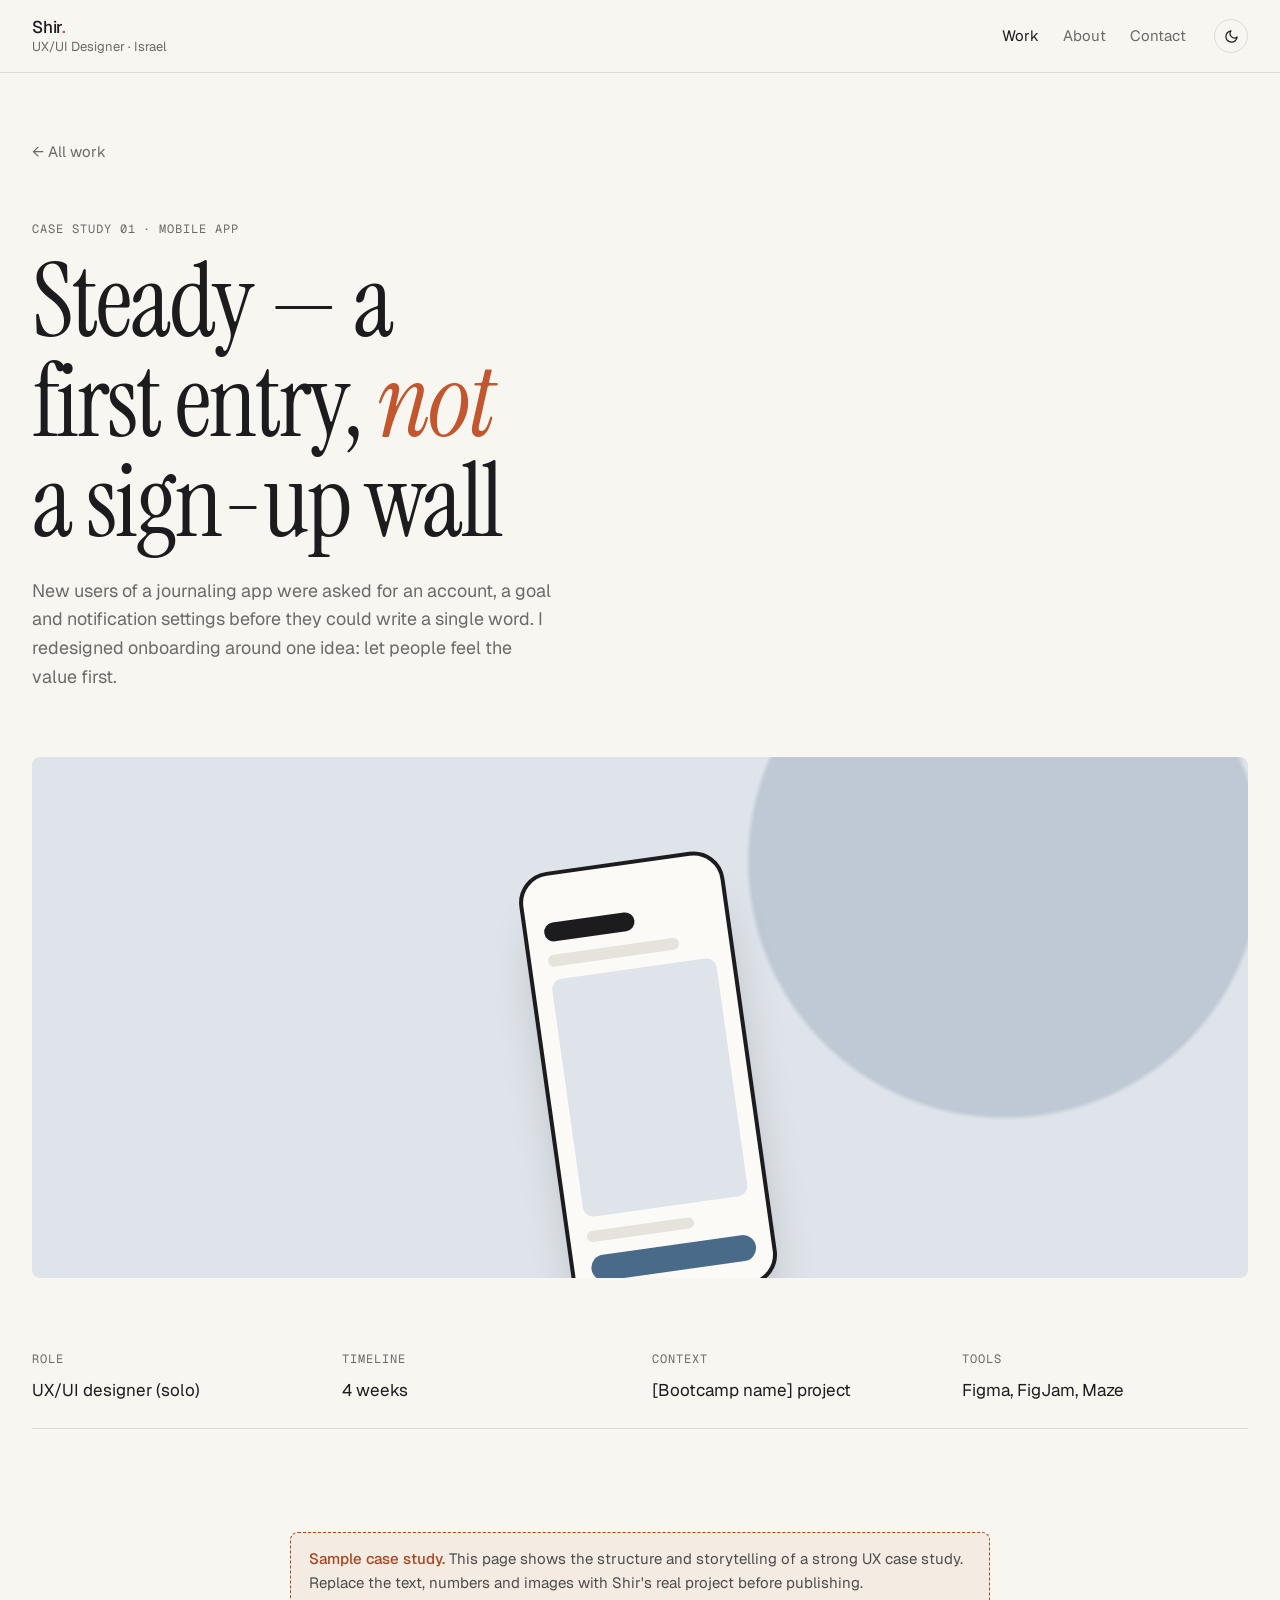
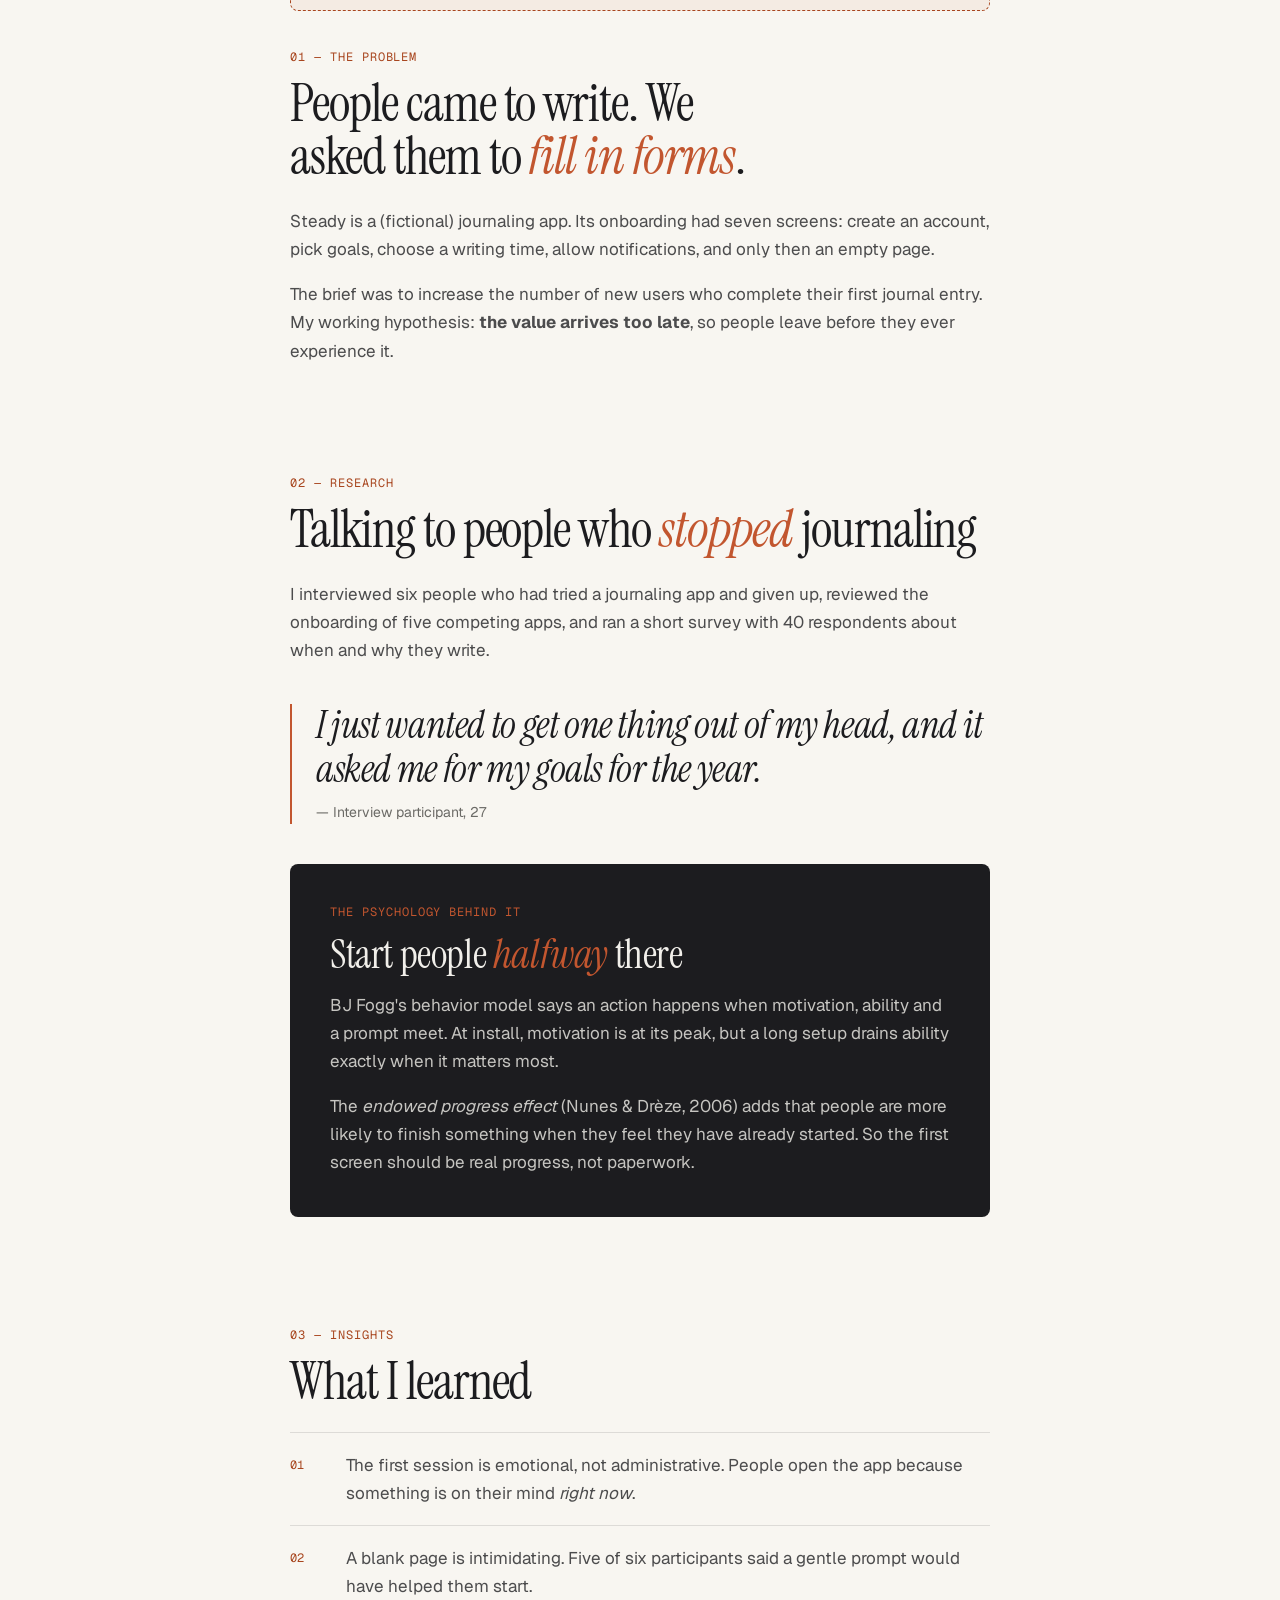
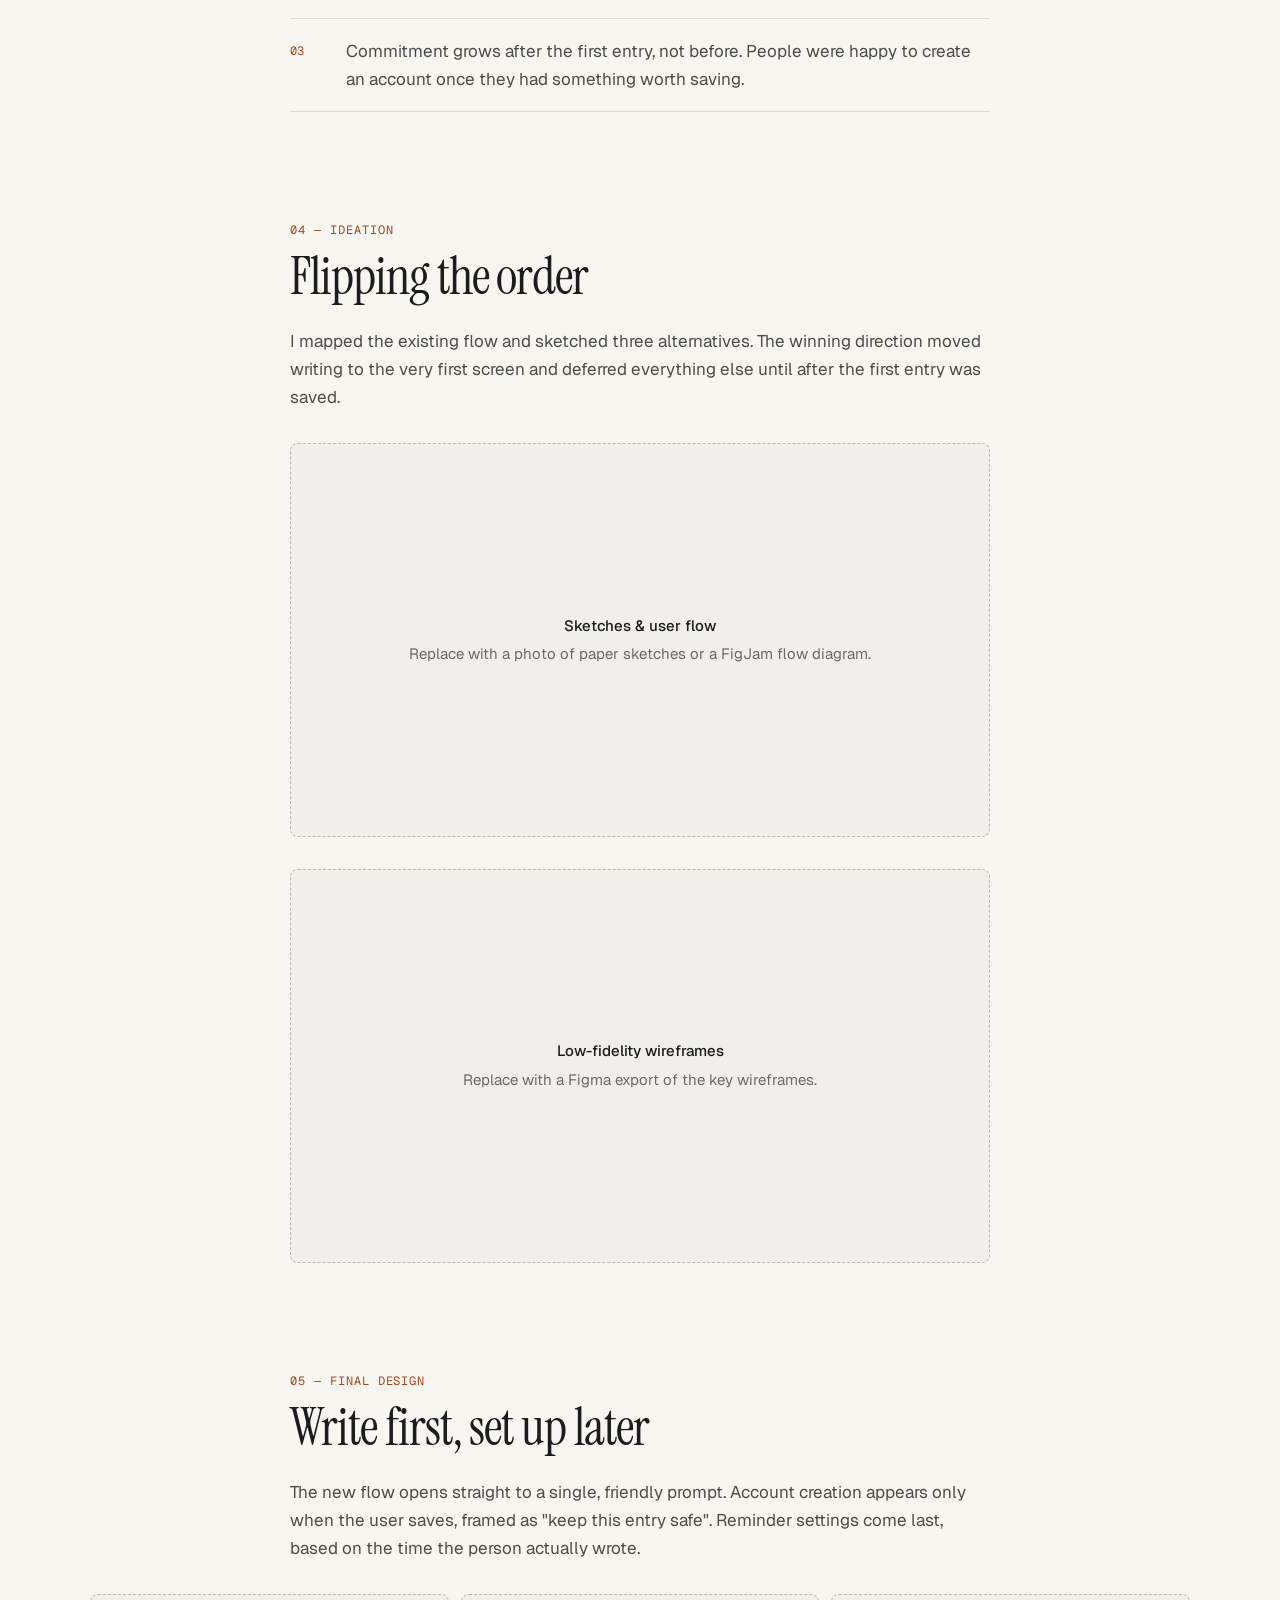
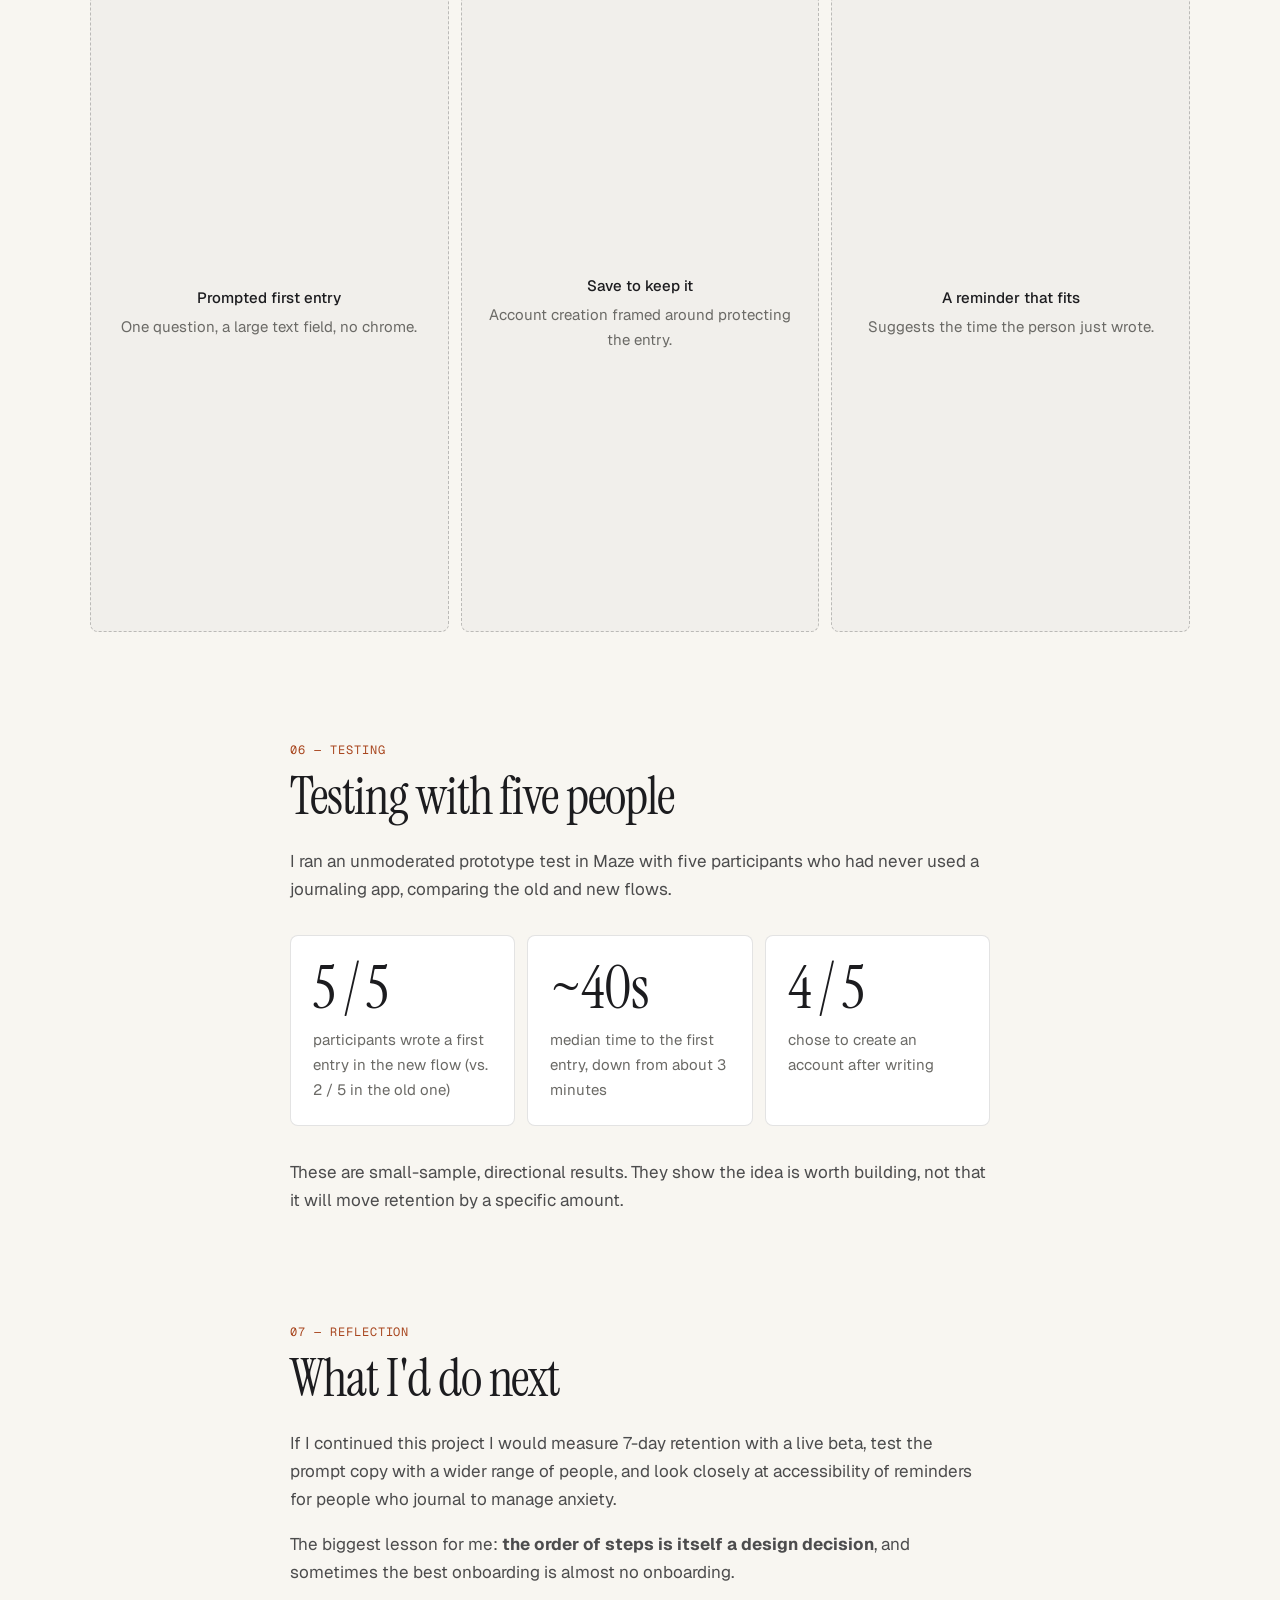
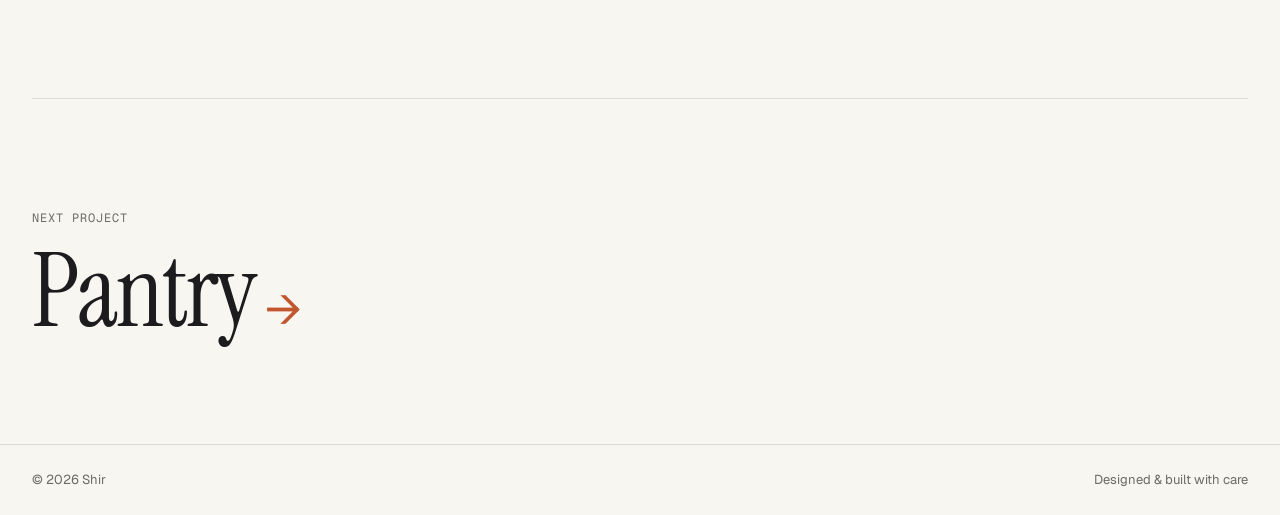
<file: work/steady.html>
<!doctype html>
<html lang="en">
<head>
  <meta charset="utf-8">
  <meta name="viewport" content="width=device-width, initial-scale=1">
  <title>Steady — Case study · Shir</title>
  <meta name="description" content="Redesigning onboarding for a journaling app so new users write their first entry instead of dropping off.">
  <meta property="og:title" content="Steady — Case study · Shir">
  <meta property="og:description" content="Redesigning onboarding for a journaling app so new users write their first entry instead of dropping off.">
  <meta name="theme-color" content="#f8f6f1" media="(prefers-color-scheme: light)">
  <meta name="theme-color" content="#111110" media="(prefers-color-scheme: dark)">
  <link rel="icon" href="../favicon.svg" type="image/svg+xml">
  <script>
    document.documentElement.classList.add("js");
    try { var t = localStorage.getItem("theme"); if (t === "light" || t === "dark") document.documentElement.setAttribute("data-theme", t); } catch (e) {}
  </script>
  <link rel="preconnect" href="https://fonts.googleapis.com">
  <link rel="preconnect" href="https://fonts.gstatic.com" crossorigin>
  <link href="https://fonts.googleapis.com/css2?family=Instrument+Serif:ital@0;1&family=Geist:wght@300..600&family=Geist+Mono:wght@400;500&display=swap" rel="stylesheet">
  <link rel="stylesheet" href="../css/styles.css">
  <script src="../js/main.js" defer></script>
</head>
<body>
  <a class="skip-link" href="#main">Skip to content</a>

  <header class="site-header">
    <nav class="nav container" aria-label="Main">
      <a class="brand" href="../">
        <strong>Shir<span>.</span></strong>
        <small>UX/UI Designer · Israel</small>
      </a>
      <div class="nav-right">
        <ul class="nav-links">
          <li><a href="../#work" aria-current="page">Work</a></li>
          <li><a href="../#about">About</a></li>
          <li><a href="../#contact">Contact</a></li>
        </ul>
        <button class="theme-toggle" type="button" aria-label="Toggle dark mode">
          <svg class="icon-moon" viewBox="0 0 24 24" fill="none" stroke="currentColor" stroke-width="2" stroke-linecap="round" stroke-linejoin="round" aria-hidden="true"><path d="M21 12.8A9 9 0 1 1 11.2 3a7 7 0 0 0 9.8 9.8z"/></svg>
          <svg class="icon-sun" viewBox="0 0 24 24" fill="none" stroke="currentColor" stroke-width="2" stroke-linecap="round" aria-hidden="true"><circle cx="12" cy="12" r="4"/><path d="M12 2v2M12 20v2M4.9 4.9l1.4 1.4M17.7 17.7l1.4 1.4M2 12h2M20 12h2M4.9 19.1l1.4-1.4M17.7 6.3l1.4-1.4"/></svg>
        </button>
      </div>
    </nav>
  </header>

  <main id="main">
    <header class="cs-hero container">
      <a class="back-link" href="../#work">← All work</a>
      <p class="label">Case study 01 · Mobile app</p>
      <h1>Steady — a first entry, <em>not</em> a sign-up wall</h1>
      <p class="lead">New users of a journaling app were asked for an account, a goal and notification settings before they could write a single word. I redesigned onboarding around one idea: let people feel the value first.</p>
    </header>

    <div class="container">
      <!-- EDIT: replace this cover with a real hero image:
           <div class="cover"><img src="../images/steady-cover.jpg" alt="..."></div> -->
      <div class="cs-cover">
        <div class="cover cover-steady"><div class="cover-inner"><div class="phone" aria-hidden="true"><i></i><i></i><i></i><i></i><i></i></div></div></div>
      </div>

      <dl class="cs-meta">
        <div><dt>Role</dt><dd>UX/UI designer (solo)</dd></div>
        <div><dt>Timeline</dt><dd>4 weeks</dd></div>
        <div><dt>Context</dt><dd>[Bootcamp name] project</dd></div>
        <div><dt>Tools</dt><dd>Figma, FigJam, Maze</dd></div>
      </dl>

      <article class="prose">
        <!-- EDIT: delete this note once the case study is real -->
        <p class="draft-note"><strong>Sample case study.</strong> This page shows the structure and storytelling of a strong UX case study. Replace the text, numbers and images with Shir's real project before publishing.</p>

        <section>
          <h2><span class="step">01 — The problem</span>People came to write. We asked them to <em>fill in forms</em>.</h2>
          <p>Steady is a (fictional) journaling app. Its onboarding had seven screens: create an account, pick goals, choose a writing time, allow notifications, and only then an empty page.</p>
          <p>The brief was to increase the number of new users who complete their first journal entry. My working hypothesis: <strong>the value arrives too late</strong>, so people leave before they ever experience it.</p>
        </section>

        <section>
          <h2><span class="step">02 — Research</span>Talking to people who <em>stopped</em> journaling</h2>
          <p>I interviewed six people who had tried a journaling app and given up, reviewed the onboarding of five competing apps, and ran a short survey with 40 respondents about when and why they write.</p>
          <blockquote class="pull-quote">
            <p>I just wanted to get one thing out of my head, and it asked me for my goals for the year.</p>
            <footer>— Interview participant, 27</footer>
          </blockquote>
          <aside class="psych-callout" aria-label="The psychology behind it">
            <span class="label">The psychology behind it</span>
            <h3>Start people <em>halfway</em> there</h3>
            <p>BJ Fogg's behavior model says an action happens when motivation, ability and a prompt meet. At install, motivation is at its peak, but a long setup drains ability exactly when it matters most.</p>
            <p>The <em>endowed progress effect</em> (Nunes &amp; Drèze, 2006) adds that people are more likely to finish something when they feel they have already started. So the first screen should be real progress, not paperwork.</p>
          </aside>
        </section>

        <section>
          <h2><span class="step">03 — Insights</span>What I learned</h2>
          <ol class="insights">
          <li><span>The first session is emotional, not administrative. People open the app because something is on their mind <em>right now</em>.</span></li>
          <li><span>A blank page is intimidating. Five of six participants said a gentle prompt would have helped them start.</span></li>
          <li><span>Commitment grows after the first entry, not before. People were happy to create an account once they had something worth saving.</span></li>
          </ol>
        </section>

        <section>
          <h2><span class="step">04 — Ideation</span>Flipping the order</h2>
          <p>I mapped the existing flow and sketched three alternatives. The winning direction moved writing to the very first screen and deferred everything else until after the first entry was saved.</p>
          <figure class="figure">
          <div class="placeholder"><div><strong>Sketches &amp; user flow</strong>Replace with a photo of paper sketches or a FigJam flow diagram.</div></div>
        </figure>
          <figure class="figure">
          <div class="placeholder"><div><strong>Low-fidelity wireframes</strong>Replace with a Figma export of the key wireframes.</div></div>
        </figure>
        </section>

        <section>
          <h2><span class="step">05 — Final design</span>Write first, set up later</h2>
          <p>The new flow opens straight to a single, friendly prompt. Account creation appears only when the user saves, framed as "keep this entry safe". Reminder settings come last, based on the time the person actually wrote.</p>
          <figure class="figure figure-wide">
          <div class="figure-row">
            <div class="placeholder"><div><strong>Prompted first entry</strong>One question, a large text field, no chrome.</div></div>
            <div class="placeholder"><div><strong>Save to keep it</strong>Account creation framed around protecting the entry.</div></div>
            <div class="placeholder"><div><strong>A reminder that fits</strong>Suggests the time the person just wrote.</div></div>
          </div>
        </figure>
        </section>

        <section>
          <h2><span class="step">06 — Testing</span>Testing with five people</h2>
          <p>I ran an unmoderated prototype test in Maze with five participants who had never used a journaling app, comparing the old and new flows.</p>
          <div class="stats">
          <div class="stat"><span class="stat-num">5 / 5</span><p>participants wrote a first entry in the new flow (vs. 2 / 5 in the old one)</p></div>
          <div class="stat"><span class="stat-num">~40s</span><p>median time to the first entry, down from about 3 minutes</p></div>
          <div class="stat"><span class="stat-num">4 / 5</span><p>chose to create an account after writing</p></div>
          </div>
          <p>These are small-sample, directional results. They show the idea is worth building, not that it will move retention by a specific amount.</p>
        </section>

        <section>
          <h2><span class="step">07 — Reflection</span>What I'd do next</h2>
          <p>If I continued this project I would measure 7-day retention with a live beta, test the prompt copy with a wider range of people, and look closely at accessibility of reminders for people who journal to manage anxiety.</p>
          <p>The biggest lesson for me: <strong>the order of steps is itself a design decision</strong>, and sometimes the best onboarding is almost no onboarding.</p>
        </section>
      </article>
    </div>

    <div class="container">
      <a class="next-project" href="pantry.html">
        <span class="label">Next project</span>
        <span class="display">Pantry</span>
      </a>
    </div>
  </main>

  <footer class="site-footer">
    <div class="container">
      <span>© <span data-year>2026</span> Shir</span>
      <span>Designed &amp; built with care</span>
    </div>
  </footer>
</body>
</html>
</file>
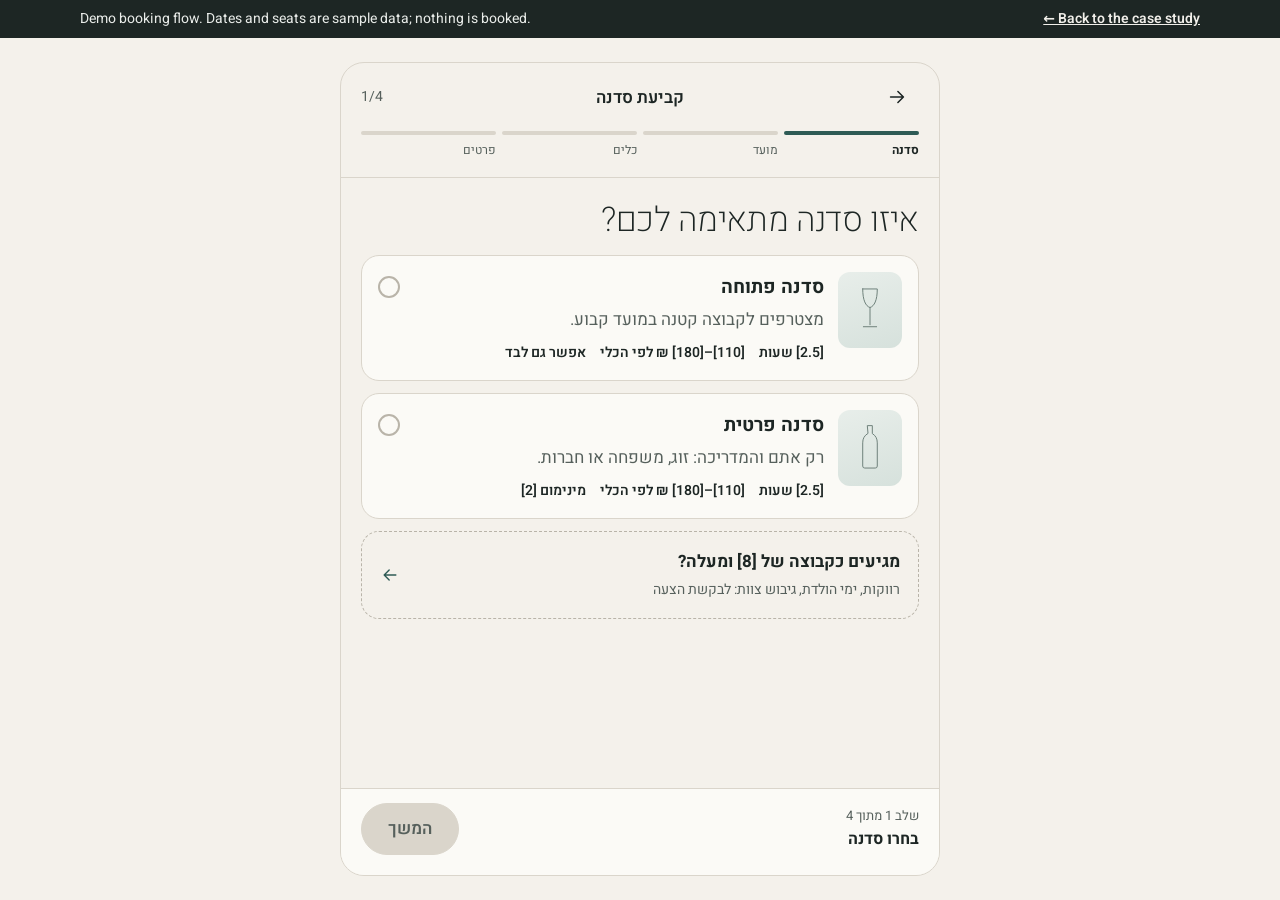
<file: work/glass-studio/booking.html>
<!doctype html>
<html lang="he" dir="rtl">
<head>
  <meta charset="utf-8">
  <meta name="viewport" content="width=device-width, initial-scale=1">
  <title>קביעת סדנה · [שם הסטודיו]</title>
  <meta name="description" content="קובעים סדנת חריטה על זכוכית בארבעה צעדים: סדנה, מועד, כלים ופרטים.">
  <meta name="robots" content="noindex">
  <meta name="theme-color" content="#F4F1EB">
  <link rel="icon" href="../../favicon.svg" type="image/svg+xml">
  <link rel="preconnect" href="https://fonts.googleapis.com">
  <link rel="preconnect" href="https://fonts.gstatic.com" crossorigin>
  <link href="https://fonts.googleapis.com/css2?family=Heebo:wght@200;300;400;500;600;700&display=swap" rel="stylesheet">
  <link rel="stylesheet" href="style.css">
  <script src="studio.js" defer></script>
  <script src="booking.js" defer></script>
</head>
<body class="bk-page">
  <svg width="0" height="0" style="position:absolute" aria-hidden="true">
    <symbol id="g-wine" viewBox="0 0 120 160"><path d="M38 18h44c0 34-9 52-22 56c-13-4-22-22-22-56z"/><path d="M60 74v52"/><path d="M40 132h40"/></symbol>
    <symbol id="g-mug" viewBox="0 0 120 160"><path d="M30 34h46v88a8 8 0 0 1-8 8H38a8 8 0 0 1-8-8z"/><path d="M76 52h8a12 12 0 0 1 12 12v18a12 12 0 0 1-12 12h-8"/></symbol>
    <symbol id="g-bottle" viewBox="0 0 120 160"><path d="M53 14h14v24c10 6 15 15 15 28v70a6 6 0 0 1-6 6H44a6 6 0 0 1-6-6V66c0-13 5-22 15-28z"/></symbol>
    <symbol id="g-jar" viewBox="0 0 120 160"><path d="M42 30h36v10c7 4 10 11 10 19v63a8 8 0 0 1-8 8H40a8 8 0 0 1-8-8V59c0-8 3-15 10-19z"/><path d="M42 40h36"/></symbol>
    <symbol id="g-mirror" viewBox="0 0 120 160"><circle cx="60" cy="70" r="46"/><path d="M60 116v24M44 140h32"/></symbol>
    <symbol id="i-back" viewBox="0 0 24 24"><path d="M5 12h14M13 6l6 6-6 6"/></symbol>
    <symbol id="i-next" viewBox="0 0 24 24"><path d="M19 12H5M11 6l-6 6 6 6"/></symbol>
    <symbol id="i-prev-m" viewBox="0 0 24 24"><path d="M9 6l6 6-6 6"/></symbol>
    <symbol id="i-next-m" viewBox="0 0 24 24"><path d="M15 6l-6 6 6 6"/></symbol>
    <symbol id="i-plus" viewBox="0 0 24 24"><path d="M12 5v14M5 12h14"/></symbol>
    <symbol id="i-minus" viewBox="0 0 24 24"><path d="M5 12h14"/></symbol>
    <symbol id="i-check" viewBox="0 0 24 24"><path d="M5 12.5l4.5 4.5L19 7"/></symbol>
    <symbol id="i-cal" viewBox="0 0 24 24"><rect x="3.5" y="5" width="17" height="15" rx="2"/><path d="M3.5 10h17M8 3v4M16 3v4"/></symbol>
    <symbol id="i-nav" viewBox="0 0 24 24"><path d="M3 11l18-8-8 18-2-8z"/></symbol>
  </svg>

  <div class="demo-bar" lang="en" dir="ltr">
    <div class="wrap">
      <span>Demo booking flow. Dates and seats are sample data; nothing is booked.</span>
      <a href="../glass.html">← Back to the case study</a>
    </div>
  </div>

  <div class="bk">
    <header class="bk-head" id="bk-head">
      <div class="row">
        <a class="bk-back" id="bk-home" href="./" aria-label="חזרה לדף הבית"><svg class="icon" width="22" height="22" aria-hidden="true"><use href="#i-back"/></svg></a>
        <button class="bk-back" id="bk-back" type="button" aria-label="לשלב הקודם" hidden><svg class="icon" width="22" height="22" aria-hidden="true"><use href="#i-back"/></svg></button>
        <span class="title">קביעת סדנה</span>
        <span class="count" id="bk-count">1/4</span>
      </div>
      <ol class="progress" id="bk-progress" aria-label="שלבי ההזמנה">
        <li>סדנה</li><li>מועד</li><li>כלים</li><li>פרטים</li>
      </ol>
    </header>

    <main class="bk-main" id="main">
      <!-- STEP 1 -->
      <section data-step="1">
        <h1 tabindex="-1">איזו סדנה מתאימה לכם?</h1>
        <div class="stack" id="ws-list"></div>
        <a class="link-card" href="groups.html" style="margin-top:12px">
          <span><strong style="display:block">מגיעים כקבוצה של [8] ומעלה?</strong><span class="muted" style="font-size:14px">רווקות, ימי הולדת, גיבוש צוות: לבקשת הצעה</span></span>
          <svg class="icon" width="20" height="20" aria-hidden="true" style="color:var(--accent)"><use href="#i-next"/></svg>
        </a>
      </section>

      <!-- STEP 2 -->
      <section data-step="2" hidden>
        <h1 tabindex="-1">מתי נוח לכם?</h1>
        <div class="cal">
          <div class="cal-head">
            <button class="cal-nav" id="cal-prev" type="button" aria-label="החודש הקודם"><svg class="icon" width="20" height="20" aria-hidden="true"><use href="#i-prev-m"/></svg></button>
            <span id="cal-title" aria-live="polite"></span>
            <button class="cal-nav" id="cal-next" type="button" aria-label="החודש הבא"><svg class="icon" width="20" height="20" aria-hidden="true"><use href="#i-next-m"/></svg></button>
          </div>
          <div class="cal-grid" aria-hidden="true">
            <span class="cal-dow">א׳</span><span class="cal-dow">ב׳</span><span class="cal-dow">ג׳</span><span class="cal-dow">ד׳</span><span class="cal-dow">ה׳</span><span class="cal-dow">ו׳</span><span class="cal-dow">ש׳</span>
          </div>
          <div class="cal-grid" id="cal-days"></div>
          <div class="legend"><span><span class="sw"></span>יש מקום</span><span><s>12</s> מלא</span></div>
        </div>
        <div class="stack" id="slots-box" style="margin-top:18px" hidden>
          <h2 id="slots-title" style="font-size:17px;font-weight:700;letter-spacing:0"></h2>
          <div class="stack" id="slots"></div>
        </div>
      </section>

      <!-- STEP 3 -->
      <section data-step="3" hidden>
        <h1 tabindex="-1" style="margin-bottom:6px">מה תחרטו?</h1>
        <p class="muted" style="margin-bottom:16px">כל משתתף בוחר כלי אחד. המחיר לפי הכלי [וכולל את הסדנה].</p>
        <div class="stack" id="vessel-list"></div>
        <p class="hint-line" id="vessel-hint" aria-live="polite" style="margin-top:14px"></p>
        <dl class="lines" id="vessel-lines" style="margin-top:14px"></dl>
        <a href="groups.html" style="display:inline-block;margin-top:16px;font-weight:600">[8] ומעלה? לקבוצות יש הצעה מיוחדת</a>
      </section>

      <!-- STEP 4 -->
      <section data-step="4" hidden>
        <h1 tabindex="-1">כמעט סיימנו</h1>
        <form id="details" class="stack" style="gap:18px" novalidate>
          <div class="summary" id="sum4"></div>
          <label class="field">שם מלא<input type="text" name="name" autocomplete="name" required></label>
          <label class="field">טלפון נייד<input type="tel" name="phone" autocomplete="tel" inputmode="tel" required pattern="[0-9+\-\s]{9,}"><span class="hint">לשם יישלח האישור והתזכורת</span></label>
          <label class="field">מה תרצו לחרוט? <span class="hint">(לא חובה, אפשר להחליט בסטודיו)</span><textarea name="engrave" rows="2" placeholder="שם, תאריך, ציור קטן..."></textarea></label>
          <p class="muted" style="font-size:13px">[מדיניות תשלום וביטול: למשל, תשלום בסטודיו וביטול חינם עד 48 שעות לפני]</p>
        </form>
      </section>

      <!-- STEP 5 -->
      <section data-step="5" hidden>
        <div class="confirm">
          <span class="done-mark"><svg class="icon" width="34" height="34" aria-hidden="true" style="stroke-width:2"><use href="#i-check"/></svg></span>
          <h1 tabindex="-1" style="margin:0">נתראה בסטודיו!</h1>
          <p class="muted">זה אתר הדגמה, אז שום דבר לא הוזמן באמת. באתר האמיתי יישלח אישור ל[וואטסאפ / SMS] ותזכורת יום לפני.</p>
          <dl class="lines" id="sum5"></dl>
          <div class="two">
            <button class="btn btn-ghost btn-sm" id="add-cal" type="button"><svg class="icon" width="18" height="18" aria-hidden="true"><use href="#i-cal"/></svg>הוספה ליומן</button>
            <!-- EDIT: real Waze link to the studio -->
            <a class="btn btn-ghost btn-sm" href="https://waze.com/" rel="noopener"><svg class="icon" width="18" height="18" aria-hidden="true"><use href="#i-nav"/></svg>ניווט</a>
          </div>
          <p class="muted" style="font-size:14px">[מה כדאי להביא / ללבוש]</p>
          <a href="./" style="font-weight:600">חזרה לדף הבית</a>
        </div>
      </section>
    </main>

    <footer class="bk-bar" id="bk-bar">
      <span class="sum"><small id="sum-top"></small><strong id="sum-bottom"></strong></span>
      <button class="btn btn-primary" id="bk-next" type="button">המשך</button>
    </footer>
  </div>
</body>
</html>
</file>
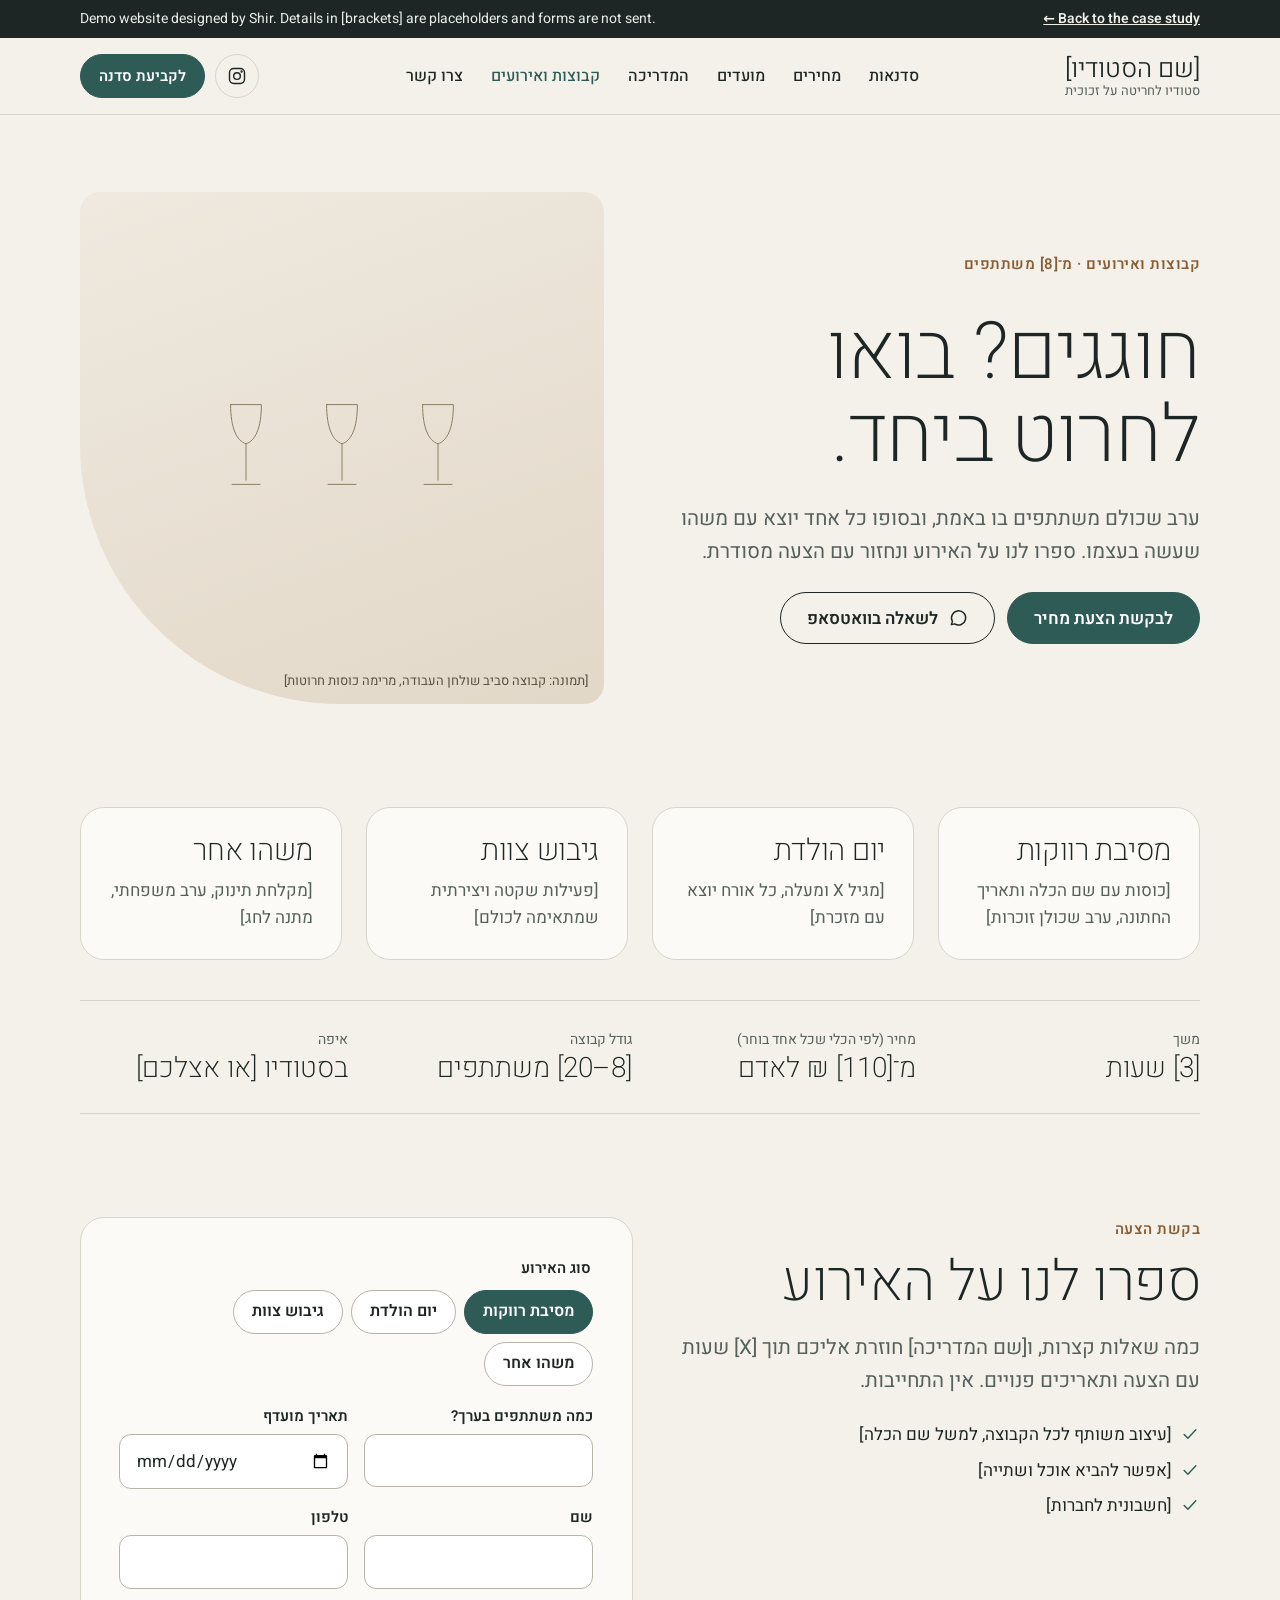
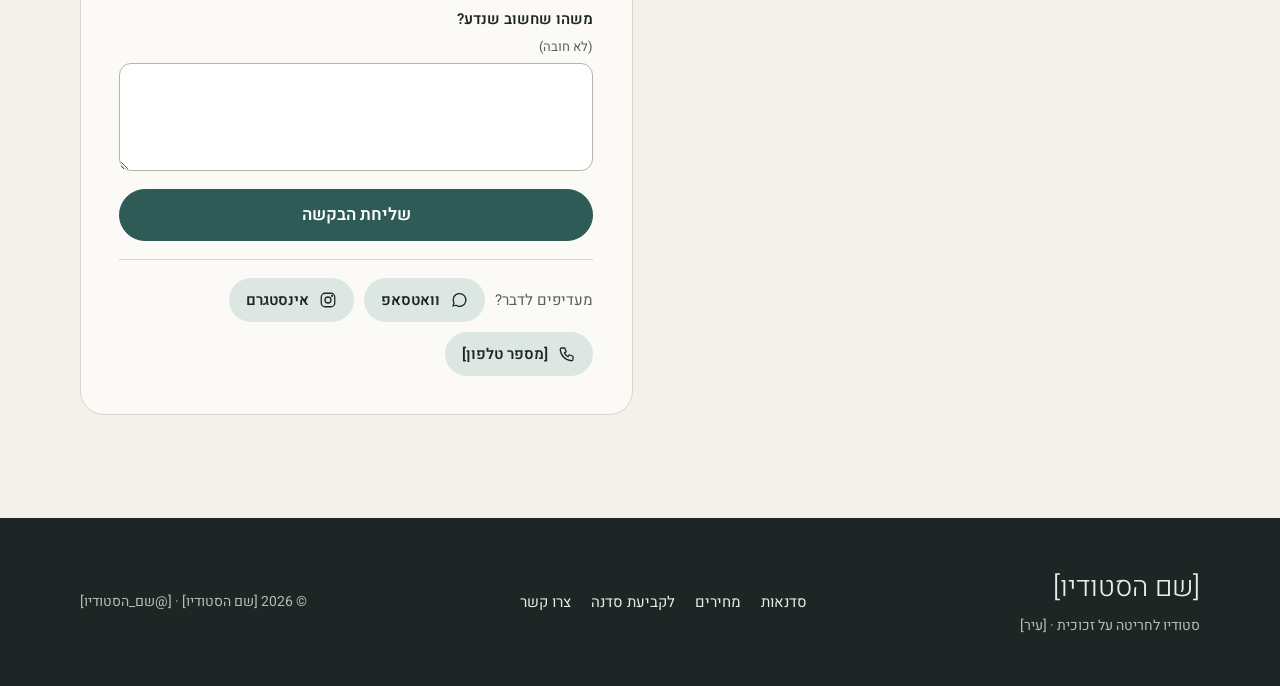
<file: work/glass-studio/groups.html>
<!doctype html>
<html lang="he" dir="rtl">
<head>
  <meta charset="utf-8">
  <meta name="viewport" content="width=device-width, initial-scale=1">
  <title>קבוצות ואירועים · [שם הסטודיו]</title>
  <meta name="description" content="סדנת חריטה על זכוכית למסיבת רווקות, יום הולדת או גיבוש צוות. ספרו לנו על האירוע ונחזור עם הצעה.">
  <meta name="robots" content="noindex">
  <meta name="theme-color" content="#F4F1EB">
  <link rel="icon" href="../../favicon.svg" type="image/svg+xml">
  <link rel="preconnect" href="https://fonts.googleapis.com">
  <link rel="preconnect" href="https://fonts.gstatic.com" crossorigin>
  <link href="https://fonts.googleapis.com/css2?family=Heebo:wght@200;300;400;500;600;700&display=swap" rel="stylesheet">
  <link rel="stylesheet" href="style.css">
  <script src="site.js" defer></script>
</head>
<body>
  <svg width="0" height="0" style="position:absolute" aria-hidden="true">
    <symbol id="g-wine" viewBox="0 0 120 160"><path d="M38 18h44c0 34-9 52-22 56c-13-4-22-22-22-56z"/><path d="M60 74v52"/><path d="M40 132h40"/></symbol>
    <symbol id="i-insta" viewBox="0 0 24 24"><rect x="3" y="3" width="18" height="18" rx="5"/><circle cx="12" cy="12" r="4"/><circle cx="17.5" cy="6.5" r="0.6"/></symbol>
    <symbol id="i-chat" viewBox="0 0 24 24"><path d="M4 20l1.3-3.9A8.5 8.5 0 1 1 8 19z"/></symbol>
    <symbol id="i-phone" viewBox="0 0 24 24"><path d="M5 4h4l2 5-2.5 1.5a11 11 0 0 0 5 5L15 13l5 2v4a2 2 0 0 1-2 2A16 16 0 0 1 3 6a2 2 0 0 1 2-2z"/></symbol>
    <symbol id="i-check" viewBox="0 0 24 24"><path d="M5 12.5l4.5 4.5L19 7"/></symbol>
    <symbol id="i-menu" viewBox="0 0 24 24"><path d="M4 8h16M4 16h16"/></symbol>
  </svg>

  <a class="skip-link" href="#main">דלגו לתוכן</a>

  <div class="demo-bar" lang="en" dir="ltr">
    <div class="wrap">
      <span>Demo website designed by Shir. Details in [brackets] are placeholders and forms are not sent.</span>
      <a href="../glass.html">← Back to the case study</a>
    </div>
  </div>

  <header class="site-head">
    <div class="wrap">
      <a class="brand" href="./">
        <strong>[שם הסטודיו]</strong>
        <small>סטודיו לחריטה על זכוכית</small>
      </a>
      <nav class="nav" id="site-nav" aria-label="ראשי">
        <a href="./#workshops">סדנאות</a>
        <a href="./#vessels">מחירים</a>
        <a href="./#dates">מועדים</a>
        <a href="./#instructor">המדריכה</a>
        <a href="groups.html" aria-current="page">קבוצות ואירועים</a>
        <a href="#request">צרו קשר</a>
      </nav>
      <div class="head-actions">
        <a class="icon-btn insta" href="https://www.instagram.com/" rel="noopener" aria-label="אינסטגרם"><svg class="icon" width="20" height="20" aria-hidden="true"><use href="#i-insta"/></svg></a>
        <a class="btn btn-primary btn-sm" href="booking.html">לקביעת סדנה</a>
        <button class="icon-btn menu-btn" type="button" aria-label="תפריט" aria-expanded="false" aria-controls="site-nav"><svg class="icon" width="22" height="22" aria-hidden="true"><use href="#i-menu"/></svg></button>
      </div>
    </div>
  </header>

  <main id="main">
    <section class="wrap hero" aria-labelledby="hero-title">
      <div class="hero-text">
        <span class="eyebrow">קבוצות ואירועים · מ־[8] משתתפים</span>
        <h1 class="h1" id="hero-title">חוגגים? בואו לחרוט ביחד.</h1>
        <p class="lead">ערב שכולם משתתפים בו באמת, ובסופו כל אחד יוצא עם משהו שעשה בעצמו. ספרו לנו על האירוע ונחזור עם הצעה מסודרת.</p>
        <div class="hero-actions">
          <a class="btn btn-primary" href="#request">לבקשת הצעת מחיר</a>
          <a class="btn btn-ghost" href="https://wa.me/" rel="noopener"><svg class="icon" width="20" height="20" aria-hidden="true"><use href="#i-chat"/></svg>לשאלה בוואטסאפ</a>
        </div>
      </div>
      <div class="tile tile--sand" style="height:clamp(320px,40vw,520px);border-radius:20px 20px 20px 260px;gap:12px">
        <svg class="glyph" width="84" height="112" aria-hidden="true"><use href="#g-wine"/></svg>
        <svg class="glyph" width="84" height="112" aria-hidden="true"><use href="#g-wine"/></svg>
        <svg class="glyph" width="84" height="112" aria-hidden="true"><use href="#g-wine"/></svg>
        <span class="cap">[תמונה: קבוצה סביב שולחן העבודה, מרימה כוסות חרוטות]</span>
      </div>
    </section>

    <section class="wrap section" aria-label="סוגי אירועים">
      <ul class="cards-3" style="list-style:none;margin:0;padding:0;grid-template-columns:repeat(auto-fit,minmax(240px,1fr))">
        <li class="card" style="padding:28px;gap:10px"><h2 style="font-size:30px">מסיבת רווקות</h2><p class="muted">[כוסות עם שם הכלה ותאריך החתונה, ערב שכולן זוכרות]</p></li>
        <li class="card" style="padding:28px;gap:10px"><h2 style="font-size:30px">יום הולדת</h2><p class="muted">[מגיל X ומעלה, כל אורח יוצא עם מזכרת]</p></li>
        <li class="card" style="padding:28px;gap:10px"><h2 style="font-size:30px">גיבוש צוות</h2><p class="muted">[פעילות שקטה ויצירתית שמתאימה לכולם]</p></li>
        <li class="card" style="padding:28px;gap:10px"><h2 style="font-size:30px">משהו אחר</h2><p class="muted">[מקלחת תינוק, ערב משפחתי, מתנה לחג]</p></li>
      </ul>
      <dl class="stats" style="grid-template-columns:repeat(auto-fit,minmax(200px,1fr));margin-top:40px;padding-block:28px;border-bottom:1px solid var(--line)">
        <div><dt>משך</dt><dd>[3] שעות</dd></div>
        <div><dt>מחיר (לפי הכלי שכל אחד בוחר)</dt><dd>מ־[110] ₪ לאדם</dd></div>
        <div><dt>גודל קבוצה</dt><dd>[8–20] משתתפים</dd></div>
        <div><dt>איפה</dt><dd>בסטודיו [או אצלכם]</dd></div>
      </dl>
    </section>

    <section class="wrap section" id="request" aria-labelledby="req-title">
      <div class="split">
        <div>
          <span class="eyebrow">בקשת הצעה</span>
          <h2 class="h2" id="req-title">ספרו לנו על האירוע</h2>
          <p class="lead" style="margin-top:20px">כמה שאלות קצרות, ו[שם המדריכה] חוזרת אליכם תוך [X] שעות עם הצעה ותאריכים פנויים. אין התחייבות.</p>
          <ul class="checks" style="margin-top:24px;font-size:17px">
            <li><svg class="icon" width="20" height="20" aria-hidden="true"><use href="#i-check"/></svg>[עיצוב משותף לכל הקבוצה, למשל שם הכלה]</li>
            <li><svg class="icon" width="20" height="20" aria-hidden="true"><use href="#i-check"/></svg>[אפשר להביא אוכל ושתייה]</li>
            <li><svg class="icon" width="20" height="20" aria-hidden="true"><use href="#i-check"/></svg>[חשבונית לחברות]</li>
          </ul>
        </div>
        <form class="form" data-demo aria-labelledby="req-title">
          <fieldset style="margin:0;padding:0;border:0">
            <legend class="field" style="margin-bottom:10px">סוג האירוע</legend>
            <div class="chips">
              <button class="chip" type="button" aria-pressed="true">מסיבת רווקות</button>
              <button class="chip" type="button" aria-pressed="false">יום הולדת</button>
              <button class="chip" type="button" aria-pressed="false">גיבוש צוות</button>
              <button class="chip" type="button" aria-pressed="false">משהו אחר</button>
            </div>
          </fieldset>
          <div class="form-grid">
            <label class="field">כמה משתתפים בערך?<input type="number" name="size" min="8" inputmode="numeric" required></label>
            <label class="field">תאריך מועדף<input type="date" name="date"></label>
            <label class="field">שם<input type="text" name="name" autocomplete="name" required></label>
            <label class="field">טלפון<input type="tel" name="phone" autocomplete="tel" inputmode="tel" required></label>
          </div>
          <label class="field">משהו שחשוב שנדע? <span class="hint">(לא חובה)</span><textarea name="notes" rows="3"></textarea></label>
          <button class="btn btn-primary" type="submit">שליחת הבקשה</button>
          <p class="form-note" role="status" tabindex="-1" hidden>זהו אתר הדגמה, ולכן הבקשה לא נשלחה. באתר האמיתי [שם המדריכה] תחזור אליכם עם הצעה.</p>
          <div class="direct">
            <span>מעדיפים לדבר?</span>
            <a class="btn btn-soft" href="https://wa.me/" rel="noopener"><svg class="icon" width="18" height="18" aria-hidden="true"><use href="#i-chat"/></svg>וואטסאפ</a>
            <a class="btn btn-soft" href="https://www.instagram.com/" rel="noopener"><svg class="icon" width="18" height="18" aria-hidden="true"><use href="#i-insta"/></svg>אינסטגרם</a>
            <a class="btn btn-soft" href="tel:+972000000000"><svg class="icon" width="18" height="18" aria-hidden="true"><use href="#i-phone"/></svg>[מספר טלפון]</a>
          </div>
        </form>
      </div>
    </section>
  </main>

  <footer class="site-foot">
    <div class="wrap">
      <div><strong>[שם הסטודיו]</strong><small>סטודיו לחריטה על זכוכית · [עיר]</small></div>
      <nav aria-label="תחתון">
        <a href="./#workshops">סדנאות</a>
        <a href="./#vessels">מחירים</a>
        <a href="booking.html">לקביעת סדנה</a>
        <a href="#request">צרו קשר</a>
      </nav>
      <small>© 2026 [שם הסטודיו] · [@שם_הסטודיו]</small>
    </div>
  </footer>
</body>
</html>
</file>
<file: css/styles.css>
/* ==========================================================================
   Shir — Portfolio design system ("Hybrid")
   Instrument Serif headlines · Geist body · Geist Mono labels
   warm paper · hairlines · one terracotta accent
   Change colors in the :root tokens below; everything else follows.
   ========================================================================== */

/* ---------- Tokens ---------- */
:root {
  --bg: #f8f6f1;          /* warm paper */
  --surface: #ffffff;     /* raised cards */
  --ink: #1c1c1f;         /* main text */
  --muted: #6b6a66;       /* body copy / secondary (AA, 5:1) */
  --faint: #8e8c86;       /* two-tone headline gray (3:1, large text only) */
  --line: rgba(28, 28, 31, 0.12);
  --accent: #c2562f;      /* terracotta — large text & tiny details */
  --accent-ink: #a8461f;  /* terracotta for small text (AA) */
  --ok: #2f9e62;
  --band-bg: #1c1c1f;
  --band-ink: #f1efea;
  --band-muted: #a19f99;
  --band-line: rgba(241, 239, 234, 0.14);

  --font: "Geist", ui-sans-serif, system-ui, -apple-system, "Segoe UI", Roboto, sans-serif;
  --font-display: "Instrument Serif", "Iowan Old Style", Georgia, serif;
  --font-mono: "Geist Mono", ui-monospace, "SFMono-Regular", Menlo, monospace;

  --maxw: 1320px;
  --gutter: clamp(16px, 3vw, 32px);
  --radius: 8px;
  --section: clamp(80px, 12vw, 160px);

  color-scheme: light;
}

@media (prefers-color-scheme: dark) {
  :root:not([data-theme="light"]) {
    --bg: #111110;
    --surface: #1a1a19;
    --ink: #f1efea;
    --muted: #a19f99;
    --faint: #6f6d68;
    --line: rgba(241, 239, 234, 0.12);
    --accent: #e0714a;
    --accent-ink: #ec8d69;
    --ok: #4cc47f;
    --band-bg: #1f1f1d;
    color-scheme: dark;
  }
}
:root[data-theme="dark"] {
  --bg: #111110;
  --surface: #1a1a19;
  --ink: #f1efea;
  --muted: #a19f99;
  --faint: #6f6d68;
  --line: rgba(241, 239, 234, 0.12);
  --accent: #e0714a;
  --accent-ink: #ec8d69;
  --ok: #4cc47f;
  --band-bg: #1f1f1d;
  color-scheme: dark;
}

/* ---------- Base ---------- */
*, *::before, *::after { box-sizing: border-box; }

html { -webkit-text-size-adjust: 100%; scroll-behavior: smooth; }

body {
  margin: 0;
  background: var(--bg);
  color: var(--ink);
  font-family: var(--font);
  font-size: 1.0625rem;
  line-height: 1.65;
  -webkit-font-smoothing: antialiased;
  overflow-x: hidden;
}

img, svg { max-width: 100%; display: block; }

a { color: inherit; text-underline-offset: 0.22em; text-decoration-thickness: 1px; }
a:hover { color: var(--accent-ink); }

:focus-visible { outline: 2px solid var(--accent-ink); outline-offset: 3px; border-radius: 4px; }
::selection { background: var(--accent); color: #fff; }

h1, h2, h3 { margin: 0; font-weight: 400; }
p { margin: 0 0 1em; }

.skip-link {
  position: absolute; left: -9999px; top: 12px; z-index: 100;
  background: var(--ink); color: var(--bg);
  padding: 10px 16px; border-radius: var(--radius);
}
.skip-link:focus { left: 12px; color: var(--bg); }

.container { width: 100%; max-width: var(--maxw); margin-inline: auto; padding-inline: var(--gutter); }

/* ---------- Type ---------- */
/* Serif display headline. Wrap one or two words in <em> for the italic terracotta accent. */
.display,
h1, h2 {
  font-family: var(--font-display);
  font-weight: 400;
  letter-spacing: -0.02em;
  line-height: 0.98;
  text-wrap: balance;
}
.display em, h1 em, h2 em { font-style: italic; color: var(--accent); }
.display .dim { color: var(--faint); }

/* Small mono labels: "01 / Selected work" */
.label {
  font-family: var(--font-mono);
  font-size: 0.75rem;
  line-height: 1.4;
  letter-spacing: 0.08em;
  text-transform: uppercase;
  color: var(--muted);
}

.lead {
  font-size: clamp(1.0625rem, 1.4vw, 1.25rem);
  line-height: 1.6;
  color: var(--muted);
  max-width: 44ch;
}

/* ---------- Header ---------- */
.site-header {
  position: sticky; top: 0; z-index: 50;
  background: color-mix(in srgb, var(--bg) 88%, transparent);
  backdrop-filter: saturate(1.4) blur(12px);
  -webkit-backdrop-filter: saturate(1.4) blur(12px);
  border-bottom: 1px solid var(--line);
}
.nav {
  display: flex; align-items: center; justify-content: space-between; gap: 16px;
  min-height: 72px; padding-block: 12px;
}
.brand { text-decoration: none; line-height: 1.25; }
.brand strong { display: block; font-weight: 500; font-size: 1.0625rem; letter-spacing: -0.01em; }
.brand strong span { color: var(--accent); }
.brand small { display: block; font-size: 0.8125rem; color: var(--muted); }
.brand:hover { color: inherit; }

.nav-right { display: flex; align-items: center; gap: clamp(14px, 2.5vw, 28px); }
.nav-links { display: flex; gap: clamp(14px, 2.5vw, 24px); list-style: none; margin: 0; padding: 0; font-size: 0.9375rem; }
.nav-links a { text-decoration: none; color: var(--muted); }
.nav-links a:hover, .nav-links a[aria-current="page"] { color: var(--ink); }

.theme-toggle {
  display: grid; place-items: center;
  width: 34px; height: 34px;
  border: 1px solid var(--line); border-radius: 50%;
  background: transparent; color: var(--ink); cursor: pointer;
}
.theme-toggle:hover { border-color: var(--ink); }
.theme-toggle svg { width: 15px; height: 15px; }
.theme-toggle .icon-sun { display: none; }
:root[data-theme="dark"] .theme-toggle .icon-sun { display: block; }
:root[data-theme="dark"] .theme-toggle .icon-moon { display: none; }
@media (prefers-color-scheme: dark) {
  :root:not([data-theme="light"]) .theme-toggle .icon-sun { display: block; }
  :root:not([data-theme="light"]) .theme-toggle .icon-moon { display: none; }
}

/* ---------- Buttons ---------- */
.btn {
  display: inline-flex; align-items: center; gap: 10px;
  min-height: 46px; padding: 0 20px;
  border-radius: var(--radius); border: 1px solid var(--ink);
  font-size: 0.9375rem; font-weight: 500; text-decoration: none;
  transition: background 0.15s, color 0.15s, border-color 0.15s;
}
.btn-primary { background: var(--ink); color: var(--bg); }
.btn-primary:hover { background: var(--accent-ink); border-color: var(--accent-ink); color: #fff; }
.btn-ghost { border-color: var(--line); }
.btn-ghost:hover { border-color: var(--ink); color: var(--ink); }

/* ---------- Hero ---------- */
.hero {
  display: grid;
  gap: clamp(32px, 4vw, 56px);
  padding-block: clamp(16px, 2vw, 24px) clamp(56px, 8vw, 96px);
}
@media (min-width: 960px) {
  .hero { grid-template-columns: 1fr 1fr; align-items: stretch; }
}
.hero-text {
  display: flex; flex-direction: column; justify-content: flex-end;
  padding-top: clamp(40px, 8vw, 120px);
}
.status {
  display: inline-flex; align-items: center; gap: 8px; align-self: flex-start;
  padding: 5px 12px 5px 10px;
  border: 1px solid var(--line); border-radius: 999px;
  font-size: 0.8125rem; color: var(--muted);
  margin-bottom: clamp(24px, 3vw, 36px);
}
.status::before {
  content: ""; width: 7px; height: 7px; border-radius: 50%; background: var(--ok);
  box-shadow: 0 0 0 3px color-mix(in srgb, var(--ok) 22%, transparent);
}
.hero h1 { font-size: clamp(3.25rem, 7vw, 6.75rem); max-width: 11ch; }
.hero .lead { margin: clamp(24px, 3vw, 36px) 0 0; }
.hero-actions { display: flex; flex-wrap: wrap; gap: 10px; margin-top: 32px; }

.portrait {
  position: relative;
  width: 100%;
  align-self: end; /* don't let the grid stretch it — the square would overflow */
  aspect-ratio: 1 / 1;
  border-radius: var(--radius);
  overflow: hidden;
  background: color-mix(in srgb, var(--ink) 7%, var(--bg));
  display: grid; place-items: center;
}
@media (max-width: 959px) { .portrait { aspect-ratio: 4 / 3; } }
.portrait img { width: 100%; height: 100%; object-fit: cover; filter: grayscale(1); }
.portrait-initial { font-family: var(--font-display); font-style: italic; font-size: clamp(10rem, 24vw, 20rem); letter-spacing: -0.02em; color: var(--faint); line-height: 1; }
.portrait-initial span { color: var(--accent); }
.portrait-note {
  position: absolute; left: 16px; right: 16px; bottom: 14px;
  font-size: 0.75rem; color: var(--muted); text-align: center;
}

/* ---------- Sections ---------- */
.section { padding-block: var(--section); border-top: 1px solid var(--line); }
.section-flush { border-top: 0; }
.section-head {
  display: grid; gap: 16px 48px;
  margin-bottom: clamp(40px, 5vw, 64px);
}
.section-head h2 { font-size: clamp(2.75rem, 5.5vw, 4.5rem); }
.section-head p { color: var(--muted); max-width: 52ch; margin: 0; }
@media (min-width: 900px) {
  .section-head { grid-template-columns: 1fr 1fr; align-items: end; }
}

/* ---------- Psychology → Design band ---------- */
.band {
  background: var(--band-bg);
  color: var(--band-ink);
  border-radius: var(--radius);
  padding: clamp(32px, 5vw, 64px) clamp(20px, 4vw, 56px);
}
.band .label { color: var(--band-muted); }
.band h2 { font-size: clamp(2.75rem, 5.5vw, 4.5rem); max-width: 16ch; margin: 14px 0 0; }
.band h2 .dim { color: var(--band-muted); }
.band-head { display: grid; gap: 20px 48px; margin-bottom: clamp(40px, 5vw, 64px); }
.band-head p { color: var(--band-muted); max-width: 46ch; margin: 0; }
@media (min-width: 900px) { .band-head { grid-template-columns: 1fr 1fr; align-items: end; } }

.principles {
  display: grid; list-style: none; margin: 0; padding: 0;
  border-top: 1px solid var(--band-line);
}
@media (min-width: 820px) { .principles { grid-template-columns: repeat(3, 1fr); } }
.principle {
  display: flex; flex-direction: column; gap: 10px;
  padding: 28px 0;
  border-bottom: 1px solid var(--band-line);
}
@media (min-width: 820px) {
  .principle { padding: 32px 28px 8px; border-bottom: 0; border-left: 1px solid var(--band-line); }
  .principle:first-child { padding-left: 0; border-left: 0; }
}
.principle-num { font-family: var(--font-mono); font-size: 0.75rem; letter-spacing: 0.08em; color: var(--accent); }
.principle h3 { font-family: var(--font-display); font-size: clamp(1.875rem, 2.6vw, 2.25rem); letter-spacing: -0.01em; line-height: 1.05; }
.principle .from { font-size: 0.875rem; color: var(--band-muted); margin: 0; }
.principle p:last-child { margin: 8px 0 0; color: color-mix(in srgb, var(--band-ink) 82%, var(--band-bg)); font-size: 0.9875rem; }

/* ---------- Work grid ---------- */
.work-grid {
  display: grid; gap: clamp(40px, 5vw, 64px) 16px;
  list-style: none; margin: 0; padding: 0;
}
@media (min-width: 760px) {
  .work-grid { grid-template-columns: 1fr 1fr; }
  .work-grid > li:first-child { grid-column: 1 / -1; }
  .work-grid > li:first-child .cover { aspect-ratio: 21 / 9; }
}
.work-card { display: block; text-decoration: none; }
.work-card:hover { color: inherit; }
.work-card:hover .cover-inner { transform: scale(1.025); }

.work-info {
  display: grid; grid-template-columns: 1fr auto; gap: 4px 16px;
  padding-top: 18px;
}
.work-title { font-family: var(--font-display); font-size: clamp(1.75rem, 2.8vw, 2.375rem); letter-spacing: -0.015em; line-height: 1.05; }
.work-title em { color: var(--accent); }
.work-card:hover .work-title { text-decoration: underline; text-decoration-thickness: 1px; text-underline-offset: 0.14em; }
.work-kind { font-family: var(--font-mono); font-size: 0.75rem; letter-spacing: 0.08em; text-transform: uppercase; color: var(--muted); text-align: right; white-space: nowrap; padding-top: 0.6em; }
.work-desc { grid-column: 1 / -1; color: var(--muted); margin: 4px 0 0; max-width: 60ch; }
@media (max-width: 599px) {
  .work-info { grid-template-columns: 1fr; }
  .work-kind { order: -1; text-align: left; padding-top: 0; }
}

/* ---------- Cover art (CSS-drawn phone mockup; replace with real images later) ---------- */
.cover {
  --c1: #1c1c1f;
  --c2: #e7e3da;
  aspect-ratio: 4 / 3;
  border-radius: var(--radius);
  overflow: hidden;
  background: var(--c2);
}
.cover-inner {
  width: 100%; height: 100%;
  display: grid; place-items: center;
  background: radial-gradient(circle at 80% 20%, color-mix(in srgb, var(--c1) 22%, transparent) 0 24%, transparent 24.5%);
  transition: transform 0.6s cubic-bezier(.2, .7, .2, 1);
  container-type: size; /* the phone below sizes itself from this box (cqh units) */
}
.cover img { width: 100%; height: 100%; object-fit: cover; }
.cover-steady { --c1: #4a6a8a; --c2: #dfe4ea; }
.cover-pantry { --c1: #5b6b3a; --c2: #e2e5d8; }
.cover-glass  { --c1: #2e5b55; --c2: #dce7e3; }
:root[data-theme="dark"] .cover-steady { --c2: #1d232b; }
:root[data-theme="dark"] .cover-pantry { --c2: #1f2319; }
:root[data-theme="dark"] .cover-glass  { --c2: #16211f; }
@media (prefers-color-scheme: dark) {
  :root:not([data-theme="light"]) .cover-steady { --c2: #1d232b; }
  :root:not([data-theme="light"]) .cover-pantry { --c2: #1f2319; }
  :root:not([data-theme="light"]) .cover-glass  { --c2: #16211f; }
}

.phone {
  height: 84cqh;
  aspect-ratio: 9 / 19;
  background: #fbfaf7;
  border: max(3px, 0.9cqh) solid #1c1c1f;
  border-radius: 6cqh;
  padding: 9cqh 3.2cqh 4cqh;
  display: flex; flex-direction: column; gap: 2.6cqh;
  box-shadow: 0 40px 60px -30px rgba(0, 0, 0, 0.45);
  transform: rotate(-8deg) translateY(14%);
}
.phone i { display: block; height: 2.2cqh; border-radius: 999px; background: #e6e3dc; }
.phone i:nth-child(1) { width: 55%; height: 3.6cqh; background: #1c1c1f; }
.phone i:nth-child(2) { width: 80%; }
.phone i:nth-child(3) { flex: 1; height: auto; border-radius: 2cqh; background: var(--c2); }
.phone i:nth-child(4) { width: 65%; }
.phone i:nth-child(5) { height: 5cqh; background: var(--c1); }

/* ---------- Story ---------- */
.story { display: grid; gap: clamp(32px, 5vw, 64px); }
@media (min-width: 960px) { .story { grid-template-columns: 1fr 1fr; } }
.story h2 { font-size: clamp(2.75rem, 5.5vw, 4.5rem); max-width: 12ch; }
.story-body p { color: var(--muted); max-width: 56ch; }
.story-body p strong { color: var(--ink); font-weight: 500; }

.facts { margin: 32px 0 0; border-top: 1px solid var(--line); }
.facts > div { display: grid; gap: 2px; padding: 14px 0; border-bottom: 1px solid var(--line); }
@media (min-width: 600px) { .facts > div { grid-template-columns: 140px 1fr; gap: 24px; } }
.facts dt { font-family: var(--font-mono); font-size: 0.75rem; letter-spacing: 0.08em; text-transform: uppercase; color: var(--muted); padding-top: 0.25em; }
.facts dd { margin: 0; }

/* ---------- Contact ---------- */
.contact h2 { font-size: clamp(4rem, 12vw, 10.5rem); margin-bottom: clamp(28px, 4vw, 48px); }
.contact-grid { display: grid; gap: 32px; }
@media (min-width: 900px) { .contact-grid { grid-template-columns: 1fr 1fr; align-items: end; } }
.contact-grid p { color: var(--muted); max-width: 44ch; margin: 0; }
.contact-links { list-style: none; margin: 0; padding: 0; border-top: 1px solid var(--line); }
.contact-links a {
  display: flex; justify-content: space-between; align-items: baseline; gap: 16px;
  padding: 16px 0; border-bottom: 1px solid var(--line);
  font-size: clamp(1.125rem, 2vw, 1.5rem); letter-spacing: -0.02em;
  text-decoration: none; word-break: break-word;
}
.contact-links a span { font-family: var(--font-mono); font-size: 0.75rem; letter-spacing: 0.08em; text-transform: uppercase; color: var(--muted); white-space: nowrap; }
.contact-links a::after { content: "↗"; color: var(--accent); margin-left: auto; }
.contact-links a:hover { color: var(--accent-ink); }

/* ---------- Footer ---------- */
.site-footer { border-top: 1px solid var(--line); padding-block: 24px; font-size: 0.8125rem; color: var(--muted); }
.site-footer .container { display: flex; flex-wrap: wrap; justify-content: space-between; gap: 12px; }
.site-footer a { color: var(--muted); }

/* ==========================================================================
   Case study pages
   ========================================================================== */
.cs-hero { padding-block: clamp(32px, 5vw, 64px) clamp(32px, 4vw, 48px); }
.back-link {
  display: inline-flex; gap: 8px; margin-bottom: clamp(32px, 5vw, 56px);
  font-size: 0.9375rem; color: var(--muted); text-decoration: none;
}
.back-link:hover { color: var(--ink); }
.cs-hero h1 { font-size: clamp(3rem, 8vw, 7rem); max-width: 14ch; margin: 14px 0 24px; }

.cs-cover .cover { aspect-ratio: 21 / 9; }
@media (max-width: 700px) { .cs-cover .cover { aspect-ratio: 4 / 3; } }

.cs-meta {
  display: grid; grid-template-columns: repeat(2, 1fr); gap: 24px;
  margin: clamp(32px, 4vw, 48px) 0 clamp(56px, 8vw, 104px);
  padding-block: 24px; border-bottom: 1px solid var(--line);
}
@media (min-width: 800px) { .cs-meta { grid-template-columns: repeat(4, 1fr); } }
.cs-meta dt { font-family: var(--font-mono); font-size: 0.75rem; letter-spacing: 0.08em; text-transform: uppercase; color: var(--muted); margin-bottom: 6px; }
.cs-meta dd { margin: 0; }

.draft-note {
  padding: 14px 18px; margin-bottom: 40px;
  border: 1px dashed var(--accent-ink); border-radius: var(--radius);
  background: color-mix(in srgb, var(--accent) 7%, var(--bg));
  font-size: 0.9375rem;
}
.draft-note strong { color: var(--accent-ink); font-weight: 500; }

.prose { max-width: 700px; margin-inline: auto; }
.prose > section { margin-bottom: clamp(64px, 9vw, 112px); }
.prose h2 { font-size: clamp(2.25rem, 4.5vw, 3.25rem); line-height: 1.02; margin-bottom: 24px; }
.prose h2 .step { display: block; font-family: var(--font-mono); font-style: normal; font-size: 0.75rem; letter-spacing: 0.08em; text-transform: uppercase; color: var(--accent-ink); margin-bottom: 14px; }
.prose h3 { font-weight: 500; font-size: 1.125rem; margin: 32px 0 10px; }
.prose p, .prose li { color: color-mix(in srgb, var(--ink) 78%, var(--bg)); }
.prose ul, .prose ol { padding-left: 1.25em; }
.prose li { margin-bottom: 0.5em; }
.prose li::marker { color: var(--faint); }

.pull-quote { margin: 40px 0; padding-left: 24px; border-left: 2px solid var(--accent); }
.pull-quote p { font-family: var(--font-display); font-style: italic; font-size: clamp(1.75rem, 3.4vw, 2.375rem); line-height: 1.15; letter-spacing: -0.01em; color: var(--ink); margin: 0 0 10px; }
.pull-quote footer { font-size: 0.875rem; color: var(--muted); }

.psych-callout {
  margin: 40px 0; padding: clamp(24px, 4vw, 40px);
  border-radius: var(--radius);
  background: var(--band-bg); color: var(--band-ink);
}
.psych-callout .label { color: var(--accent); display: block; margin-bottom: 12px; }
.psych-callout h3 { font-family: var(--font-display); font-size: clamp(1.875rem, 3.4vw, 2.5rem); font-weight: 400; letter-spacing: -0.01em; line-height: 1.05; margin: 0 0 16px; }
.psych-callout h3 em { color: var(--accent); }
.psych-callout p { color: color-mix(in srgb, var(--band-ink) 80%, var(--band-bg)); }
.psych-callout p:last-child { margin-bottom: 0; }

.insights { list-style: none; padding: 0 !important; counter-reset: insight; border-top: 1px solid var(--line); }
.insights li {
  counter-increment: insight;
  display: grid; grid-template-columns: 44px 1fr; gap: 12px;
  padding: 18px 0; margin: 0 !important; border-bottom: 1px solid var(--line);
}
.insights li::before { content: counter(insight, decimal-leading-zero); font-family: var(--font-mono); font-size: 0.75rem; color: var(--accent-ink); padding-top: 5px; }

.stats { display: grid; grid-template-columns: repeat(auto-fit, minmax(180px, 1fr)); gap: 12px; margin: 32px 0; }
.stat { padding: 22px; border-radius: var(--radius); background: var(--surface); border: 1px solid var(--line); }
.stat-num { display: block; font-family: var(--font-display); font-size: clamp(3rem, 5vw, 3.75rem); letter-spacing: -0.02em; line-height: 1; margin-bottom: 10px; }
.stat p { margin: 0; font-size: 0.9375rem; color: var(--muted); }

.figure { margin: 32px 0; }
.figure-wide { width: min(1100px, 100vw - 2 * var(--gutter)); margin-left: 50%; transform: translateX(-50%); }
.figure img { width: 100%; border-radius: var(--radius); border: 1px solid var(--line); }
.placeholder {
  display: grid; place-items: center; aspect-ratio: 16 / 9; padding: 24px;
  border: 1px dashed color-mix(in srgb, var(--ink) 25%, transparent); border-radius: var(--radius);
  background: color-mix(in srgb, var(--ink) 3%, var(--bg));
  color: var(--muted); text-align: center; font-size: 0.9375rem;
}
.placeholder strong { display: block; color: var(--ink); font-weight: 500; margin-bottom: 4px; }
.figure figcaption { margin-top: 12px; font-size: 0.875rem; color: var(--muted); }
.figure-row { display: grid; gap: 12px; }
@media (min-width: 700px) {
  .figure-row { grid-template-columns: repeat(3, 1fr); }
  .figure-row .placeholder { aspect-ratio: 9 / 16; }
}

.next-project { display: block; border-top: 1px solid var(--line); padding-block: clamp(56px, 8vw, 104px); text-decoration: none; }
.next-project:hover { color: inherit; }
.next-project .display { display: block; font-size: clamp(3rem, 8vw, 6.5rem); margin-top: 12px; }
.next-project .display::after { content: " →"; font-family: var(--font); font-size: 0.45em; color: var(--accent); }
.next-project:hover .display { color: var(--accent-ink); }

/* ---------- Motion ---------- */
/* Only hide when JS is running (html.js is set in <head>), so content never stays invisible */
.js .reveal { opacity: 0; transform: translateY(14px); transition: opacity 0.7s ease, transform 0.7s ease; }
.js .reveal.is-visible { opacity: 1; transform: none; }
@media (prefers-reduced-motion: reduce) {
  html { scroll-behavior: auto; }
  *, *::before, *::after { transition: none !important; animation: none !important; }
  .js .reveal { opacity: 1; transform: none; }
}
</file>
<file: work/glass-studio/style.css>
/* Glass engraving studio — demo website (Hebrew, RTL).
   Tokens mirror the "Brand" board on the Claude Design canvas. */
:root {
  --paper: #F4F1EB;
  --card: #FBFAF6;
  --ink: #1D2624;
  --muted: #56605C;
  --line: #DAD5CB;
  --field: #B9B4A9;
  --accent: #2E5B55;
  --accent-ink: #1F403B;
  --soft: #DCE7E3;
  --selected: #EAF1EE;
  --band: #E6EDE9;
  --brass: #8A5E34;
  --frost: linear-gradient(160deg, #E8EEEA 0%, #D6E1DC 100%);
  --frost-ink: #6E817A;
  --sand: linear-gradient(160deg, #EFE9DF 0%, #E2D8C8 100%);
  --sand-ink: #8A7A63;
  --font: Heebo, "Segoe UI", system-ui, sans-serif;
  --radius: 20px;
  --gutter: clamp(20px, 5vw, 40px);
}

*, *::before, *::after { box-sizing: border-box; }
[hidden] { display: none !important; }
html { -webkit-text-size-adjust: 100%; scroll-behavior: smooth; }
@media (prefers-reduced-motion: reduce) { html { scroll-behavior: auto; } }
body { margin: 0; background: var(--paper); color: var(--ink); font-family: var(--font); font-size: 17px; line-height: 1.6; }
img { max-width: 100%; display: block; }
a { color: var(--accent); }
a:hover { color: var(--accent-ink); }
button, input, select, textarea { font: inherit; color: inherit; }
button { cursor: pointer; }
button:disabled { cursor: default; }
:focus-visible { outline: 3px solid var(--accent); outline-offset: 2px; }
h1, h2, h3 { margin: 0; font-weight: 200; letter-spacing: -0.01em; line-height: 1.05; text-wrap: balance; }
p { margin: 0; }
.sr-only { position: absolute; width: 1px; height: 1px; overflow: hidden; clip: rect(0 0 0 0); white-space: nowrap; }
.skip-link { position: absolute; inset-inline-start: 12px; top: -60px; padding: 10px 16px; background: var(--ink); color: #fff; border-radius: 8px; z-index: 50; }
.skip-link:focus { top: 12px; }
.wrap { max-width: 1200px; margin-inline: auto; padding-inline: var(--gutter); }

/* Demo banner */
.demo-bar { background: var(--ink); color: #E9ECE9; font-size: 14px; }
.demo-bar .wrap { display: flex; flex-wrap: wrap; gap: 4px 12px; justify-content: space-between; padding-block: 8px; }
.demo-bar a { color: #F1EFEA; font-weight: 600; }

/* Header */
.site-head { border-bottom: 1px solid var(--line); background: var(--paper); position: sticky; top: 0; z-index: 20; }
.site-head .wrap { min-height: 76px; display: flex; align-items: center; justify-content: space-between; gap: 24px; }
.brand { display: flex; flex-direction: column; text-decoration: none; color: var(--ink); line-height: 1.1; }
.brand strong { font-weight: 300; font-size: 26px; }
.brand small { font-size: 13px; color: var(--muted); }
.nav { display: flex; gap: 28px; font-size: 16px; font-weight: 500; }
.nav a { color: var(--ink); text-decoration: none; }
.nav a:hover, .nav a[aria-current="page"] { color: var(--accent); }
.head-actions { display: flex; align-items: center; gap: 10px; }
.icon-btn { width: 44px; height: 44px; display: inline-flex; align-items: center; justify-content: center; border: 1px solid var(--line); border-radius: 999px; background: transparent; color: var(--ink); }
.menu-btn { display: none; border: 0; }
@media (max-width: 960px) {
  .nav { display: none; position: absolute; top: 100%; inset-inline: 0; flex-direction: column; gap: 0; background: var(--paper); border-bottom: 1px solid var(--line); padding: 8px var(--gutter) 16px; }
  .nav.open { display: flex; }
  .nav a { padding: 12px 0; border-bottom: 1px solid var(--line); }
  .menu-btn { display: inline-flex; }
  .head-actions .insta { display: none; }
  .brand small { display: none; }
}

/* Buttons */
.btn { min-height: 52px; padding: 0 26px; display: inline-flex; align-items: center; justify-content: center; gap: 10px; border-radius: 999px; font-weight: 600; font-size: 17px; text-decoration: none; border: 1px solid transparent; }
.btn-primary { background: var(--accent); color: #fff; border-color: var(--accent); }
.btn-primary:hover { background: var(--accent-ink); color: #fff; }
.btn-ghost { border-color: var(--ink); color: var(--ink); background: transparent; }
.btn-ghost:hover { background: var(--ink); color: #fff; }
.btn-outline { border-color: var(--accent); color: var(--accent); background: transparent; }
.btn-soft { background: var(--soft); color: var(--ink); min-height: 44px; padding: 0 16px; font-size: 15px; }
.btn-sm { min-height: 44px; padding: 0 18px; font-size: 15px; }
.btn svg { flex-shrink: 0; }

/* Type helpers */
.eyebrow { display: block; font-size: 15px; font-weight: 600; color: var(--brass); letter-spacing: 0.03em; margin-bottom: 12px; }
.h1 { font-size: clamp(44px, 6.2vw, 84px); }
.h2 { font-size: clamp(36px, 4.4vw, 58px); }
.lead { font-size: clamp(18px, 1.6vw, 21px); color: var(--muted); max-width: 540px; }
.muted { color: var(--muted); }
.section { padding-block: clamp(56px, 8vw, 112px) 0; }
.section-head { display: flex; flex-wrap: wrap; justify-content: space-between; align-items: flex-end; gap: 16px 48px; margin-bottom: clamp(28px, 4vw, 44px); }
.section-head p { max-width: 460px; color: var(--muted); font-size: 18px; }

/* Photo placeholders (line drawings until real photos arrive) */
.tile { position: relative; display: flex; align-items: center; justify-content: center; background: var(--frost); color: var(--frost-ink); border-radius: var(--radius); overflow: hidden; }
.tile--sand { background: var(--sand); color: var(--sand-ink); }
.tile .cap { position: absolute; bottom: 12px; inset-inline-start: 16px; inset-inline-end: 16px; font-size: 13px; color: #3F4845; }
.tile--sand .cap { color: #5C5040; }
.glyph { fill: none; stroke: currentColor; stroke-width: 1.4; stroke-linecap: round; stroke-linejoin: round; }
.icon { fill: none; stroke: currentColor; stroke-width: 1.7; stroke-linecap: round; stroke-linejoin: round; }

/* Hero */
.hero { display: grid; gap: 40px; align-items: center; padding-block: clamp(36px, 6vw, 88px) 0; }
.hero-text { display: flex; flex-direction: column; gap: 24px; }
.hero-actions { display: flex; flex-wrap: wrap; gap: 12px; }
.facts { list-style: none; margin: 0; padding: 18px 0 0; border-top: 1px solid var(--line); display: flex; flex-wrap: wrap; gap: 10px 28px; font-size: 16px; }
.facts li { display: flex; align-items: center; gap: 8px; }
.facts svg { color: var(--accent); }
.hero-art { position: relative; height: clamp(340px, 46vw, 620px); }
.hero-art .main { position: absolute; top: 0; left: 0; width: min(100%, 470px); height: 92%; border-radius: 240px 240px 20px 20px; }
.hero-art .small { position: absolute; bottom: 0; right: 0; width: 42%; max-width: 230px; height: 46%; border: 6px solid var(--paper); border-radius: 16px; }
@media (min-width: 900px) { .hero { grid-template-columns: 1fr 1fr; gap: 72px; } }
@media (max-width: 899px) { .hero-art .main { width: 100%; height: 100%; } .hero-art .small { display: none; } }

/* Next dates */
.dates-box { background: var(--card); border: 1px solid var(--line); border-radius: 24px; padding: clamp(22px, 3vw, 36px); display: flex; flex-direction: column; gap: 20px; }
.dates { list-style: none; margin: 0; padding: 0; display: grid; grid-auto-flow: column; grid-auto-columns: minmax(160px, 1fr); gap: 14px; overflow-x: auto; scroll-snap-type: x mandatory; padding-bottom: 4px; }
.dates li { scroll-snap-align: start; }
.date-card { height: 100%; display: flex; flex-direction: column; gap: 6px; padding: 18px 20px; border: 1px solid var(--line); border-radius: 16px; background: var(--paper); color: var(--ink); text-decoration: none; }
.date-card:hover { border-color: var(--accent); color: var(--ink); }
.date-card .d { font-size: 34px; font-weight: 200; line-height: 1; }
.date-card .left { font-size: 14px; font-weight: 600; color: var(--brass); }

/* Workshop cards */
.cards-3 { display: grid; gap: 24px; }
@media (min-width: 900px) { .cards-3 { grid-template-columns: repeat(3, 1fr); } }
.card { display: flex; flex-direction: column; background: var(--card); border: 1px solid var(--line); border-radius: 24px; overflow: hidden; }
.card .tile { border-radius: 0; height: 240px; }
.card-body { display: flex; flex-direction: column; gap: 18px; padding: 26px 26px 30px; flex-grow: 1; }
.card-body h3 { font-size: 32px; }
.card-facts { margin: 0; display: grid; grid-template-columns: repeat(3, 1fr); gap: 10px; padding: 14px 0; border-block: 1px solid var(--line); }
.card-facts dt { font-size: 13px; color: var(--muted); }
.card-facts dd { margin: 0; font-weight: 600; font-size: 16px; }
.checks { list-style: none; margin: 0; padding: 0; display: flex; flex-direction: column; gap: 8px; font-size: 15px; }
.checks li { display: flex; gap: 8px; align-items: flex-start; }
.checks svg { color: var(--accent); flex-shrink: 0; margin-top: 3px; }
.card .btn { margin-top: auto; }

/* Vessels + prices */
.vessels { list-style: none; margin: 0; padding: 0; display: grid; grid-template-columns: repeat(2, 1fr); gap: 12px; }
@media (min-width: 900px) { .vessels { grid-template-columns: repeat(5, 1fr); gap: 16px; } }
.vessel { display: flex; flex-direction: column; background: var(--card); border: 1px solid var(--line); border-radius: 18px; overflow: hidden; }
.vessel .tile { border-radius: 0; height: clamp(140px, 16vw, 220px); }
.vessel-body { display: flex; flex-direction: column; gap: 2px; padding: 14px 16px 18px; }
.vessel-body strong { font-size: 18px; font-weight: 600; }
.vessel-body .price { margin-top: 8px; font-size: clamp(26px, 2.4vw, 34px); font-weight: 200; line-height: 1; }
.example { margin-top: 16px; display: flex; flex-wrap: wrap; align-items: center; justify-content: space-between; gap: 14px 24px; padding: 16px 24px; border: 1px solid var(--line); border-radius: 28px; }

/* How it works */
.how { display: grid; gap: 32px; padding-top: 40px; border-top: 1px solid var(--line); }
@media (min-width: 900px) { .how { grid-template-columns: repeat(3, 1fr); gap: 48px; } }
.how .n { font-size: 44px; font-weight: 200; color: var(--accent); line-height: 1; }
.how h3 { font-size: 22px; font-weight: 600; margin: 10px 0 8px; letter-spacing: 0; }
.how p { color: var(--muted); }

/* Instructor */
.instructor { display: grid; gap: 32px; align-items: center; }
.instructor .tile { height: clamp(360px, 44vw, 600px); }
@media (min-width: 900px) { .instructor { grid-template-columns: 5fr 6fr; gap: 72px; } }
.bio { font-size: 20px; line-height: 1.7; margin-top: 20px; }
.stats { margin: 28px 0 0; padding-top: 22px; border-top: 1px solid var(--line); display: grid; grid-template-columns: repeat(3, 1fr); gap: 16px; }
.stats dt { font-size: 14px; color: var(--muted); }
.stats dd { margin: 0; font-size: 28px; font-weight: 200; line-height: 1.2; }

/* Gallery */
.gallery { display: grid; grid-template-columns: repeat(2, 1fr); gap: 12px; }
.gallery .tile { height: 200px; }
@media (min-width: 900px) {
  .gallery { grid-template-columns: repeat(4, 1fr); grid-template-rows: 300px 300px; gap: 20px; }
  .gallery .tile { height: auto; }
  .gallery .tile:first-child { grid-row: span 2; grid-column: span 2; }
}

/* Reviews */
.reviews-band { background: var(--band); padding-block: clamp(56px, 8vw, 104px); margin-top: clamp(56px, 8vw, 112px); }
.reviews { list-style: none; margin: 0; padding: 0; display: grid; grid-auto-flow: column; grid-auto-columns: minmax(280px, 1fr); gap: 16px; overflow-x: auto; scroll-snap-type: x mandatory; }
.reviews li { scroll-snap-align: start; display: flex; flex-direction: column; gap: 20px; padding: 28px; background: var(--card); border-radius: 20px; }
.stars { color: #7A5230; letter-spacing: 0.12em; font-size: 15px; }
.reviews blockquote { margin: 0; font-size: 24px; font-weight: 300; line-height: 1.4; }
.reviews .who { margin-top: auto; font-size: 15px; }
.reviews .who strong { display: block; }

/* Groups teaser */
.teaser { display: flex; flex-wrap: wrap; align-items: center; justify-content: space-between; gap: 20px 40px; padding: clamp(28px, 4vw, 48px); border-radius: 24px; background: var(--ink); color: #F1EFEA; }
.teaser .eyebrow { color: #D9B48A; }
.teaser p { color: #C9CFCC; max-width: 520px; margin-top: 12px; }
.teaser .btn { background: var(--paper); color: var(--ink); }

/* Location + contact */
.split { display: grid; gap: 40px; align-items: start; }
@media (min-width: 900px) { .split { grid-template-columns: 1fr 1fr; gap: 48px; } }
.map { height: 280px; margin-block: 24px; }
.info { margin: 0; display: flex; flex-direction: column; gap: 14px; }
.info div { display: flex; gap: 16px; }
.info dt { width: 80px; flex-shrink: 0; color: var(--muted); }
.info dd { margin: 0; }
.row-actions { display: flex; flex-wrap: wrap; gap: 10px; margin-top: 24px; }

.form { display: flex; flex-direction: column; gap: 18px; padding: clamp(22px, 3vw, 40px); background: var(--card); border: 1px solid var(--line); border-radius: 24px; }
.form h2 { font-size: clamp(30px, 3vw, 40px); }
.form-grid { display: grid; gap: 16px; }
@media (min-width: 600px) { .form-grid { grid-template-columns: 1fr 1fr; } }
.field { display: flex; flex-direction: column; gap: 6px; font-size: 15px; font-weight: 600; }
.field .hint { font-weight: 400; color: var(--muted); font-size: 13px; }
.field input, .field select, .field textarea { min-height: 52px; padding: 12px 16px; border: 1px solid var(--field); border-radius: 12px; background: #fff; font-size: 17px; font-weight: 400; }
.field textarea { resize: vertical; min-height: 96px; }
.direct { display: flex; flex-wrap: wrap; align-items: center; gap: 10px; padding-top: 18px; border-top: 1px solid var(--line); color: var(--muted); font-size: 15px; }
.form-note { padding: 12px 16px; border-radius: 12px; background: var(--selected); font-size: 15px; }

/* Chips (groups form) */
.chips { display: flex; flex-wrap: wrap; gap: 8px; }
.chip { min-height: 44px; padding: 0 18px; border-radius: 999px; border: 1px solid var(--field); background: #fff; font-weight: 600; font-size: 16px; }
.chip[aria-pressed="true"] { background: var(--accent); border-color: var(--accent); color: #fff; }

/* Footer */
.site-foot { margin-top: clamp(56px, 8vw, 112px); background: var(--ink); color: #E9ECE9; }
.site-foot .wrap { display: flex; flex-wrap: wrap; justify-content: space-between; align-items: center; gap: 20px 32px; padding-block: 48px; }
.site-foot strong { font-weight: 300; font-size: 28px; display: block; }
.site-foot small, .site-foot .muted { color: #B5BDB9; font-size: 14px; }
.site-foot nav { display: flex; flex-wrap: wrap; gap: 20px; font-size: 15px; }
.site-foot a { color: #E9ECE9; text-decoration: none; }
.site-foot a:hover { text-decoration: underline; }

/* ---------- Booking flow ---------- */
.bk-page { min-height: 100vh; display: flex; flex-direction: column; }
.bk { width: 100%; max-width: 600px; margin-inline: auto; flex-grow: 1; display: flex; flex-direction: column; background: var(--paper); }
@media (min-width: 640px) { .bk { margin-block: 24px; border: 1px solid var(--line); border-radius: 24px; overflow: hidden; background: var(--paper); } }
.bk-head { display: flex; flex-direction: column; gap: 12px; padding: 12px 20px 16px; border-bottom: 1px solid var(--line); }
.bk-head .row { display: flex; align-items: center; justify-content: space-between; }
.bk-head .title { font-weight: 600; }
.bk-head .count { width: 44px; text-align: left; color: var(--muted); font-size: 14px; }
.bk-back { width: 44px; height: 44px; display: inline-flex; align-items: center; justify-content: center; border: 0; background: transparent; border-radius: 999px; color: var(--ink); }
.progress { list-style: none; margin: 0; padding: 0; display: grid; grid-template-columns: repeat(4, 1fr); gap: 6px; font-size: 12px; color: var(--muted); }
.progress li::before { content: ""; display: block; height: 4px; border-radius: 2px; background: var(--line); margin-bottom: 6px; }
.progress li.done::before, .progress li.current::before { background: var(--accent); }
.progress li.current { color: var(--ink); font-weight: 700; }
.bk-main { flex-grow: 1; padding: 24px 20px 32px; }
.bk-main h1 { font-size: 34px; font-weight: 200; line-height: 1.1; margin-bottom: 16px; }
.bk-main h1:focus { outline: none; }
.stack { display: flex; flex-direction: column; gap: 12px; }
.choice { width: 100%; display: flex; gap: 14px; align-items: flex-start; padding: 16px; text-align: start; border: 1px solid var(--line); border-radius: 18px; background: var(--card); }
.choice[aria-pressed="true"] { border: 2px solid var(--accent); background: var(--selected); padding: 15px; }
.choice .thumb { width: 64px; height: 76px; flex-shrink: 0; border-radius: 12px; }
.choice .txt { flex-grow: 1; display: flex; flex-direction: column; gap: 4px; }
.choice .name { font-size: 19px; font-weight: 700; }
.choice .meta { display: flex; flex-wrap: wrap; gap: 4px 14px; font-size: 14px; font-weight: 600; margin-top: 4px; }
.radio-dot { width: 22px; height: 22px; flex-shrink: 0; border-radius: 999px; border: 2px solid var(--field); display: inline-flex; align-items: center; justify-content: center; }
.choice[aria-pressed="true"] .radio-dot { border-color: var(--accent); }
.choice[aria-pressed="true"] .radio-dot::after { content: ""; width: 10px; height: 10px; border-radius: 999px; background: var(--accent); }
.link-card { display: flex; align-items: center; justify-content: space-between; gap: 12px; padding: 16px 18px; border: 1px dashed var(--field); border-radius: 18px; color: var(--ink); text-decoration: none; }
.link-card:hover { border-color: var(--accent); color: var(--ink); }

.cal { padding: 14px; background: var(--card); border: 1px solid var(--line); border-radius: 18px; }
.cal-head { display: flex; align-items: center; justify-content: space-between; font-weight: 700; }
.cal-nav { width: 44px; height: 44px; border: 0; background: transparent; border-radius: 999px; display: inline-flex; align-items: center; justify-content: center; color: var(--ink); }
.cal-nav:disabled { color: #A3A9A6; }
.cal-grid { display: grid; grid-template-columns: repeat(7, 1fr); gap: 4px; }
.cal-dow { text-align: center; font-size: 13px; color: var(--muted); padding-block: 4px; }
.day { height: 44px; border-radius: 12px; border: 1px solid transparent; background: transparent; color: #8E9592; font-size: 15px; }
.day.open { border-color: #7FA59B; background: var(--card); color: var(--ink); font-weight: 700; }
.day.full { text-decoration: line-through; }
.day[aria-pressed="true"] { background: var(--accent); border-color: var(--accent); color: #fff; }
.legend { display: flex; gap: 16px; font-size: 13px; color: var(--muted); margin-top: 10px; }
.legend .sw { display: inline-block; width: 12px; height: 12px; border-radius: 4px; border: 1px solid #7FA59B; background: var(--card); margin-inline-end: 6px; vertical-align: -1px; }
.slot { width: 100%; min-height: 60px; display: flex; align-items: center; justify-content: space-between; gap: 12px; padding: 12px 16px; border: 1px solid var(--line); border-radius: 14px; background: var(--card); text-align: start; }
.slot[aria-pressed="true"] { border: 2px solid var(--accent); background: var(--selected); padding: 11px 15px; }
.slot .t { font-size: 18px; font-weight: 700; display: block; }
.slot .left { font-size: 14px; font-weight: 600; color: var(--accent); }
.slot .left.low { color: var(--brass); }

.vrow { display: flex; align-items: center; gap: 12px; padding: 10px 10px 10px 12px; background: var(--card); border: 1px solid var(--line); border-radius: 16px; }
.vrow.on { border: 2px solid var(--accent); padding: 9px 9px 9px 11px; }
.vrow .thumb { width: 56px; height: 64px; flex-shrink: 0; border-radius: 10px; }
.vrow .txt { flex-grow: 1; min-width: 0; display: flex; flex-direction: column; }
.vrow .txt strong { font-size: 16px; }
.vrow .txt .p { font-size: 15px; font-weight: 600; color: var(--accent); }
.stepper { display: flex; align-items: center; gap: 6px; flex-shrink: 0; }
.stepper button { width: 44px; height: 44px; border-radius: 999px; border: 1px solid var(--ink); background: #fff; display: inline-flex; align-items: center; justify-content: center; }
.stepper button:disabled { border-color: var(--line); color: #A3A9A6; }
.stepper output { min-width: 22px; text-align: center; font-size: 18px; font-weight: 700; }
.hint-line { font-size: 14px; font-weight: 600; color: var(--muted); }
.hint-line.warn { color: var(--brass); }
.lines { margin: 0; display: flex; flex-direction: column; gap: 8px; font-size: 15px; }
.lines div { display: flex; justify-content: space-between; gap: 12px; }
.lines dt { color: var(--muted); }
.lines dd { margin: 0; }
.lines .total { padding-top: 10px; border-top: 1px solid var(--line); font-weight: 700; font-size: 18px; }
.lines .total dt { color: var(--ink); }
.summary { display: flex; flex-direction: column; gap: 4px; padding: 14px 16px; background: var(--band); border-radius: 14px; font-size: 15px; }
.done-mark { width: 72px; height: 72px; border-radius: 999px; background: var(--accent); color: #fff; display: flex; align-items: center; justify-content: center; margin: 16px auto 0; }
.confirm { text-align: center; display: flex; flex-direction: column; gap: 18px; }
.confirm .lines { text-align: start; padding: 18px; background: var(--card); border: 1px solid var(--line); border-radius: 18px; }
.two { display: grid; grid-template-columns: 1fr 1fr; gap: 10px; }
.bk-bar { position: sticky; bottom: 0; display: flex; align-items: center; justify-content: space-between; gap: 12px; padding: 14px 20px 20px; background: var(--card); border-top: 1px solid var(--line); }
.bk-bar .sum { display: flex; flex-direction: column; min-width: 0; }
.bk-bar .sum small { color: var(--muted); font-size: 13px; }
.bk-bar .sum strong { font-size: 16px; }
.bk-bar .btn:disabled { background: var(--line); border-color: var(--line); color: var(--muted); }
</file>
